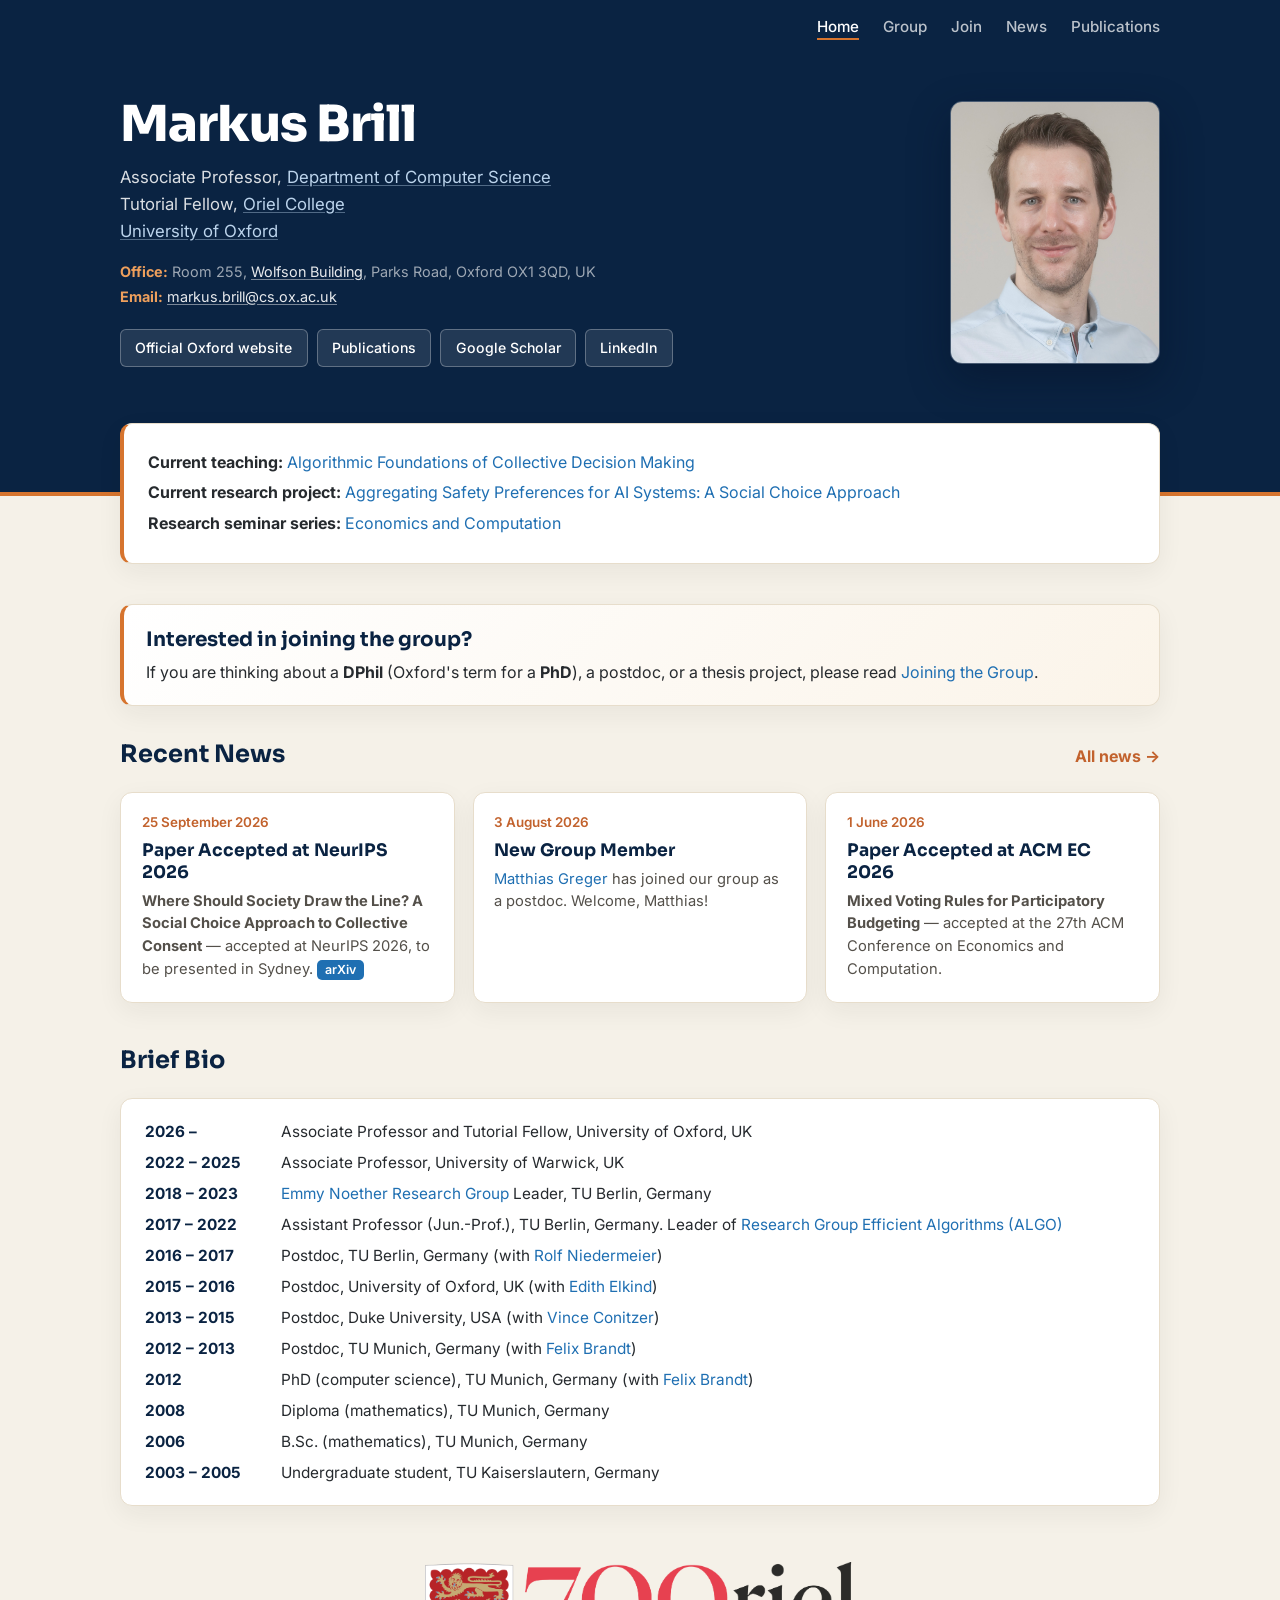
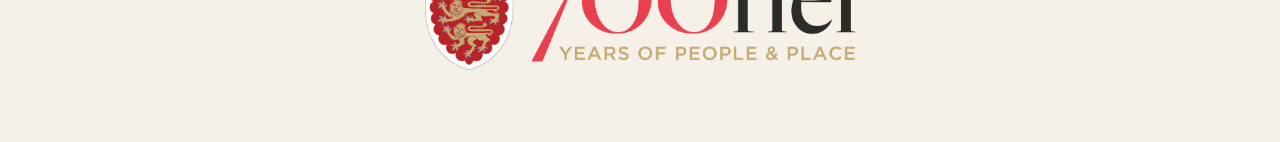
<file: docs/index.html>
<!DOCTYPE html>
<html lang="en">
<head>
<meta charset="utf-8">
<meta name="viewport" content="width=device-width, initial-scale=1">
<title>Markus Brill — University of Oxford</title>
<link rel="preconnect" href="https://fonts.googleapis.com"><link rel="preconnect" href="https://fonts.gstatic.com" crossorigin><link href="https://fonts.googleapis.com/css2?family=Sora:wght@600;700;800&family=Inter:wght@400;500;600&display=swap" rel="stylesheet">
<link rel="stylesheet" href="styles.css">
<link rel="icon" href="favicon.ico" sizes="any">
<link rel="icon" href="favicon.svg" type="image/svg+xml">
<link rel="apple-touch-icon" href="apple-touch-icon.png">
</head>
<body>
<nav class="navbar"><div class="nav-inner nav-inner--home"><div class="navlinks"><a class="active" href="index.html">Home</a><a class="" href="group.html">Group</a><a class="" href="join.html">Join</a><a class="" href="news.html">News</a><a class="" href="publications.html">Publications</a></div></div></nav>

<header class="hero-band">
  <div class="hero-inner">
    <div class="hero-text">
      <h1>Markus Brill</h1>
      <p class="aff">Associate Professor, <a href="https://www.cs.ox.ac.uk">Department of Computer Science</a><br>
      Tutorial Fellow, <a href="https://www.oriel.ox.ac.uk">Oriel College</a><br>
      <a href="https://www.ox.ac.uk">University of Oxford</a></p>
      <p class="room"><span class="lab">Office:</span> Room 255, <a href="https://www.cs.ox.ac.uk/aboutus/directions.html">Wolfson Building</a>, Parks Road, Oxford OX1 3QD, UK</p>
      <p class="email"><span class="lab">Email:</span> <a href="mailto:markus.brill@cs.ox.ac.uk">markus.brill@cs.ox.ac.uk</a></p>
      <div class="chips">
        <a href="https://www.cs.ox.ac.uk/people/markus.brill/">Official Oxford website</a>
        <a href="publications.html">Publications</a>
        <a href="http://scholar.google.de/citations?user=LeFkVsYAAAAJ&amp;hl=de">Google Scholar</a>
        <a href="https://www.linkedin.com/in/markus-brill-9b841439/">LinkedIn</a>
      </div>
    </div>
    <img class="hero-photo" src="assets/images/home/markus.jpg" alt="Markus Brill">
  </div>
</header>

<section class="current-seam"><div class="current-inner">
  <div class="card current">
    <p><strong>Current teaching:</strong> <a href="https://www.cs.ox.ac.uk/teaching/courses/AFCDM/">Algorithmic Foundations of Collective Decision Making</a></p>
    <p><strong>Current research project:</strong> <a href="https://sites.google.com/view/sc4ai/projects/aspai">Aggregating Safety Preferences for AI Systems: A Social Choice Approach</a></p>
    <p><strong>Research seminar series:</strong> <a href="https://www.cs.ox.ac.uk/seminars/Economics%20and%20Computation%20Seminar%20Series/">Economics and Computation</a></p>
  </div>
</div></section>

<main class="wrap">
  <section class="join-callout" aria-labelledby="join-home-title">
    <div>
      <h2 id="join-home-title">Interested in joining the group?</h2>
      <p>If you are thinking about a <strong>DPhil</strong> (Oxford's term for a <strong>PhD</strong>), a postdoc, or a thesis project, please read <a href="join.html">Joining the Group</a>.</p>
    </div>
  </section>
  <div class="section-heading-row">
    <h2>Recent News</h2>
    <a class="news-archive-link" href="news.html">All news <span aria-hidden="true">→</span></a>
  </div>
  <div class="news">
    <article>
      <span class="date">25 September 2026</span>
      <h3><a href="news.html#paper-accepted-at-neurips-2026">Paper Accepted at NeurIPS 2026</a></h3>
      <p><strong>Where Should Society Draw the Line? A Social Choice Approach to Collective Consent</strong> — accepted at NeurIPS 2026, to be presented in Sydney. <a class="ref" href="https://arxiv.org/abs/2609.10759">arXiv</a></p>
    </article>
    <article>
      <span class="date">3 August 2026</span>
      <h3><a href="news.html#new-group-member-matthias-greger">New Group Member</a></h3>
      <p><a href="https://matthias-greger.de">Matthias Greger</a> has joined our group as a postdoc. Welcome, Matthias!</p>
    </article>
    <article>
      <span class="date">1 June 2026</span>
      <h3><a href="news.html">Paper Accepted at ACM EC 2026</a></h3>
      <p><strong>Mixed Voting Rules for Participatory Budgeting</strong> — accepted at the 27th ACM Conference on Economics and Computation.</p>
    </article>
  </div>

  <h2>Brief Bio</h2>
  <div class="card">
    <ul class="bio">
      <li><span class="yrs">2026 –</span><span>Associate Professor and Tutorial Fellow, University of Oxford, UK</span></li>
      <li><span class="yrs">2022 – 2025</span><span>Associate Professor, University of Warwick, UK</span></li>
      <li><span class="yrs">2018 – 2023</span><span><a href="fid.html">Emmy Noether Research Group</a> Leader, TU Berlin, Germany</span></li>
      <li><span class="yrs">2017 – 2022</span><span>Assistant Professor (Jun.-Prof.), TU Berlin, Germany. Leader of <a href="https://www.tu.berlin/en/algo">Research Group Efficient Algorithms (ALGO)</a></span></li>
      <li><span class="yrs">2016 – 2017</span><span>Postdoc, TU Berlin, Germany (with <a href="https://www.tu.berlin/akt/ueber-uns/leitung/rolf-niedermeier">Rolf Niedermeier</a>)</span></li>
      <li><span class="yrs">2015 – 2016</span><span>Postdoc, University of Oxford, UK (with <a href="https://www.cs.ox.ac.uk/people/edith.elkind/">Edith Elkind</a>)</span></li>
      <li><span class="yrs">2013 – 2015</span><span>Postdoc, Duke University, USA (with <a href="http://www.cs.duke.edu/~conitzer/">Vince Conitzer</a>)</span></li>
      <li><span class="yrs">2012 – 2013</span><span>Postdoc, TU Munich, Germany (with <a href="http://dss.in.tum.de/staff/brandt.html">Felix Brandt</a>)</span></li>
      <li><span class="yrs">2012</span><span>PhD (computer science), TU Munich, Germany (with <a href="http://dss.in.tum.de/staff/brandt.html">Felix Brandt</a>)</span></li>
      <li><span class="yrs">2008</span><span>Diploma (mathematics), TU Munich, Germany</span></li>
      <li><span class="yrs">2006</span><span>B.Sc. (mathematics), TU Munich, Germany</span></li>
      <li><span class="yrs">2003 – 2005</span><span>Undergraduate student, TU Kaiserslautern, Germany</span></li>
    </ul>
  </div>
  <div class="home-anniversary-logo">
    <a href="https://www.oriel.ox.ac.uk/700-years-of-oriel/" aria-label="Visit Oriel College's 700 Years of Oriel website">
      <img src="assets/images/home/oriel-700-years.png" alt="700 Years of Oriel: Years of People and Place">
    </a>
  </div>
</main>
</body>
</html>
</file>
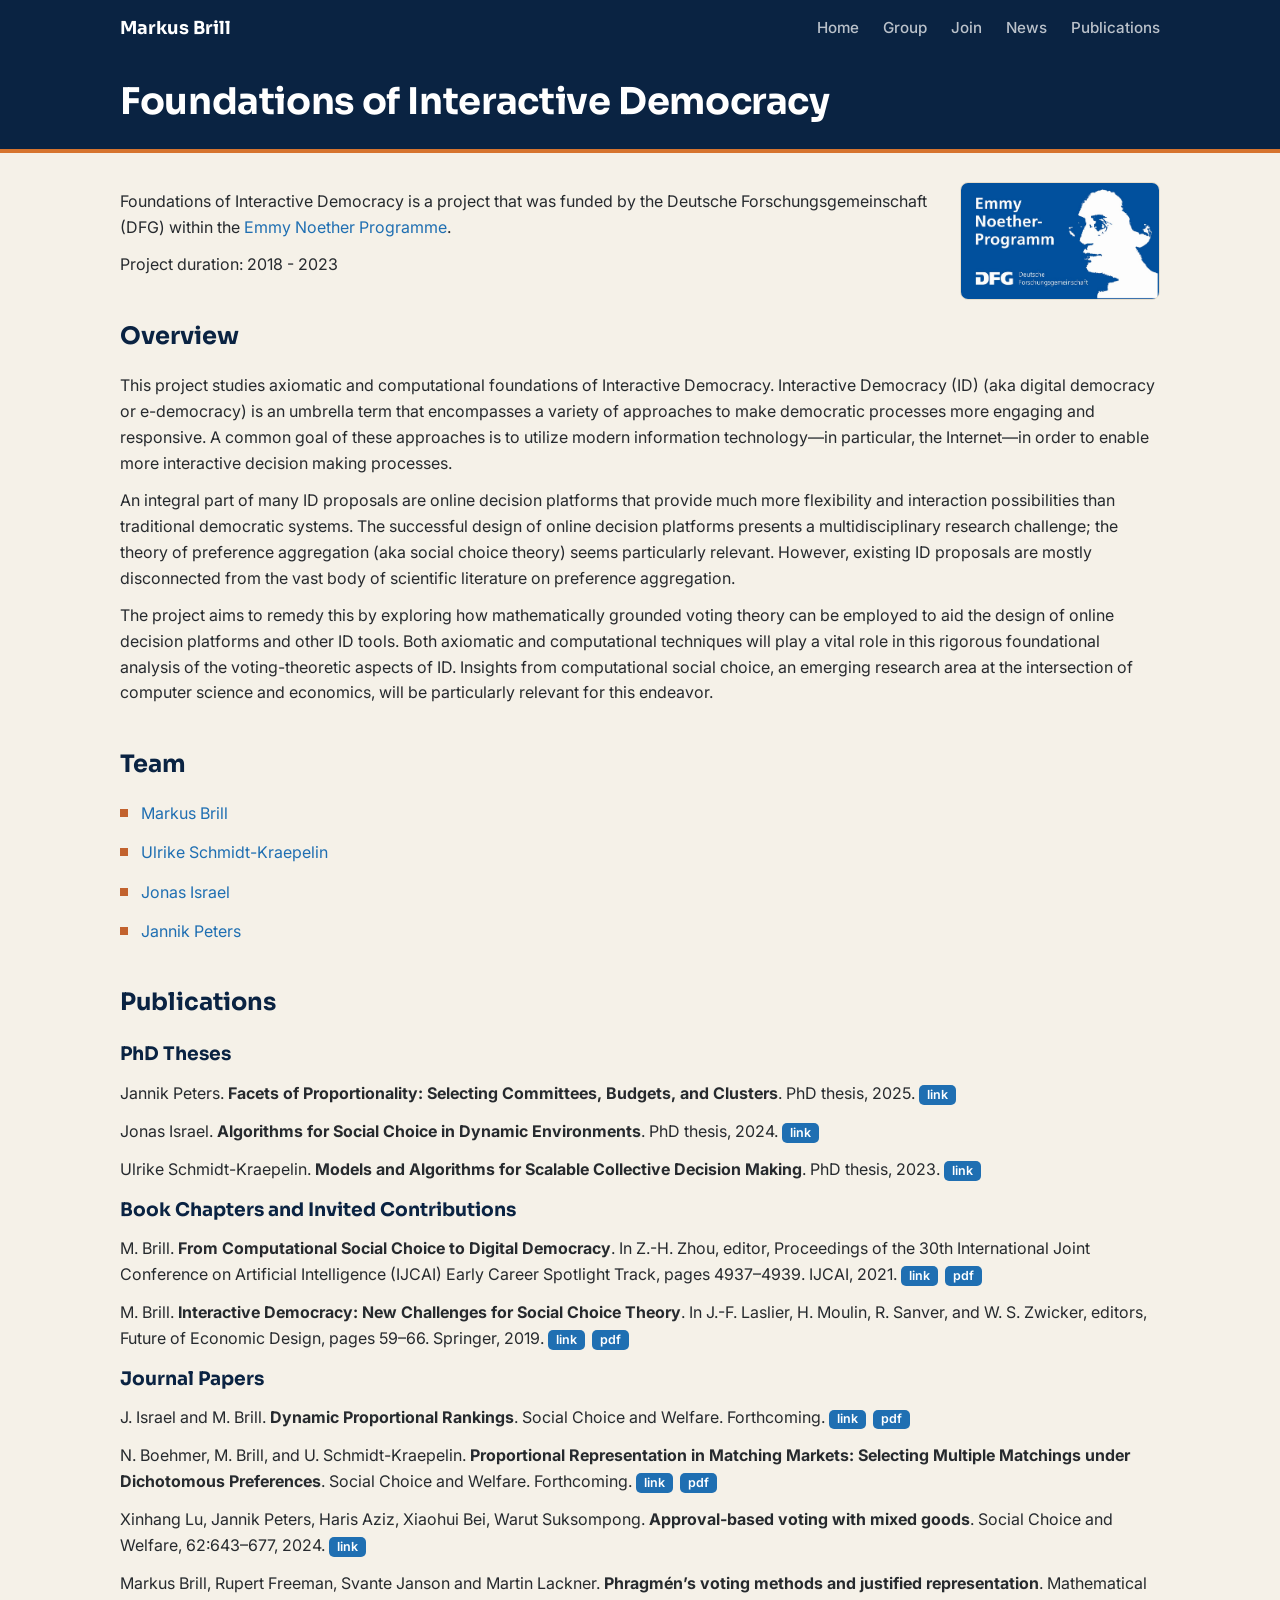
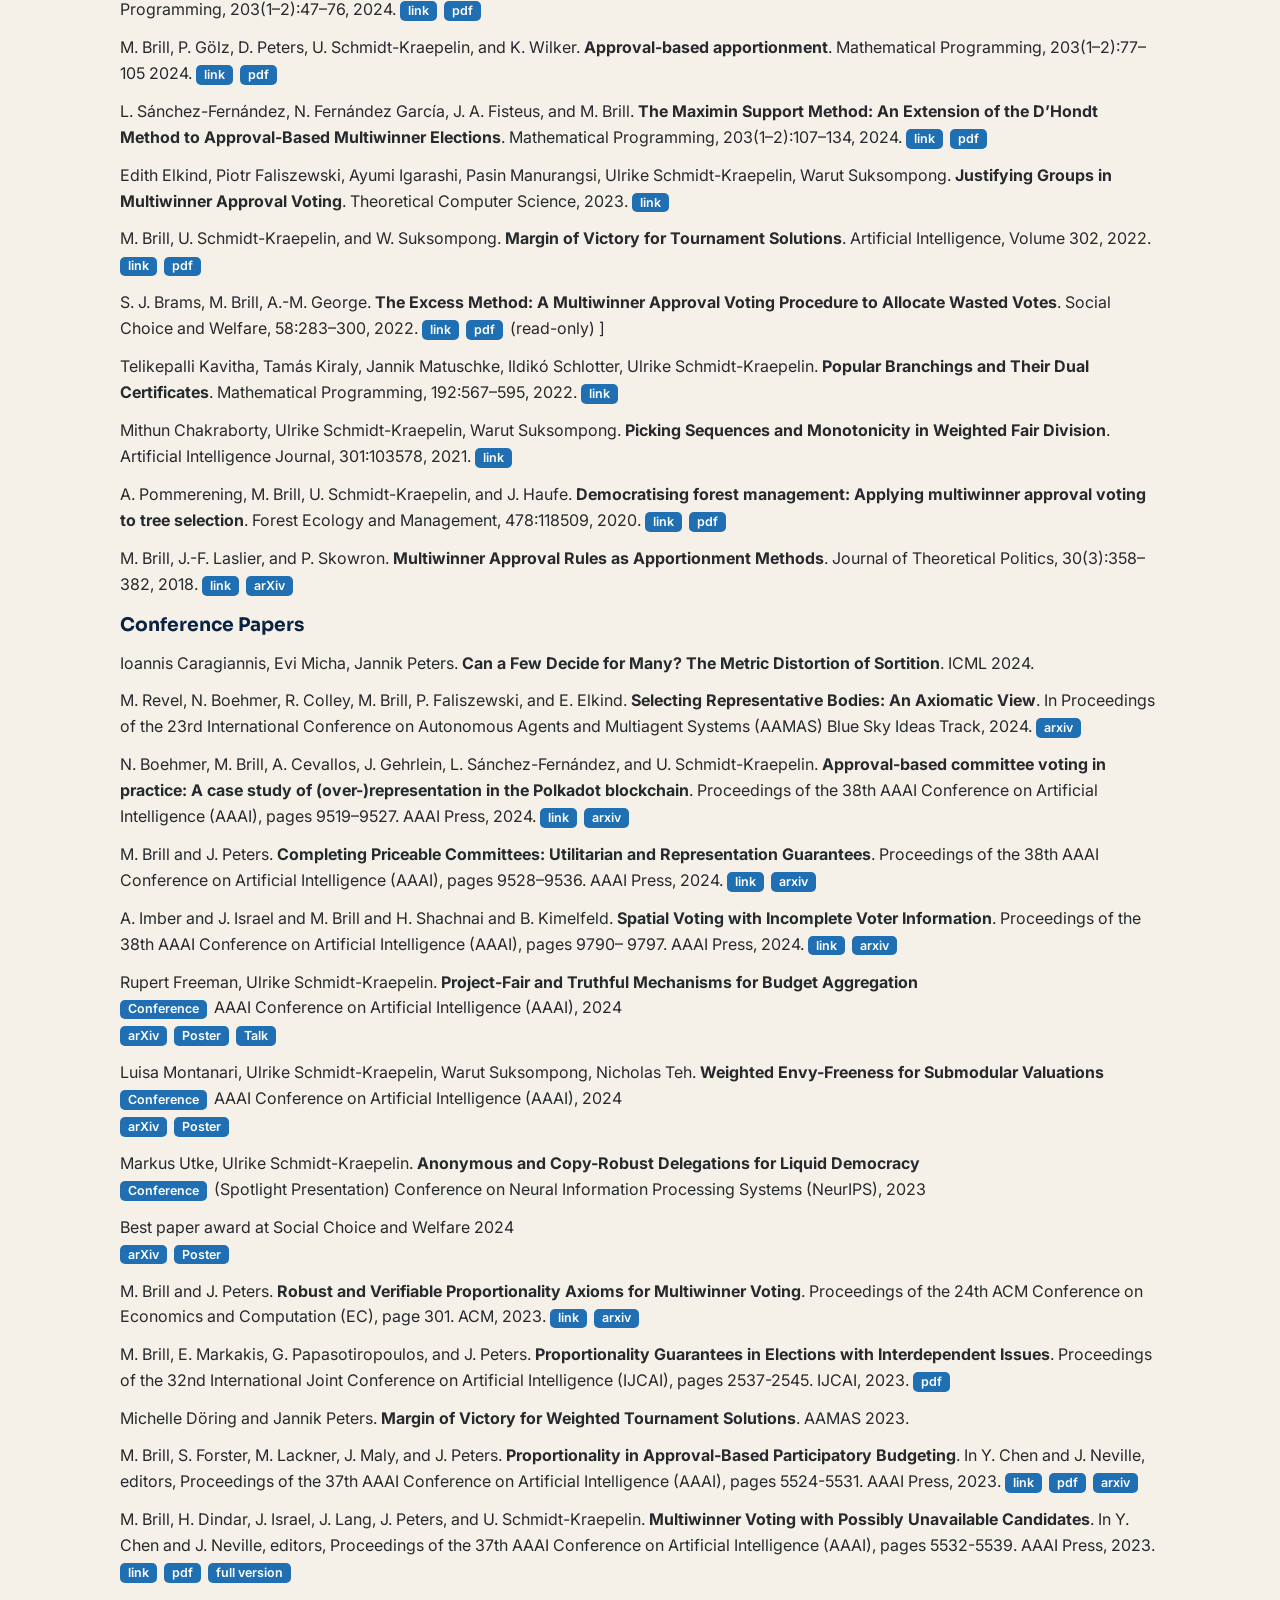
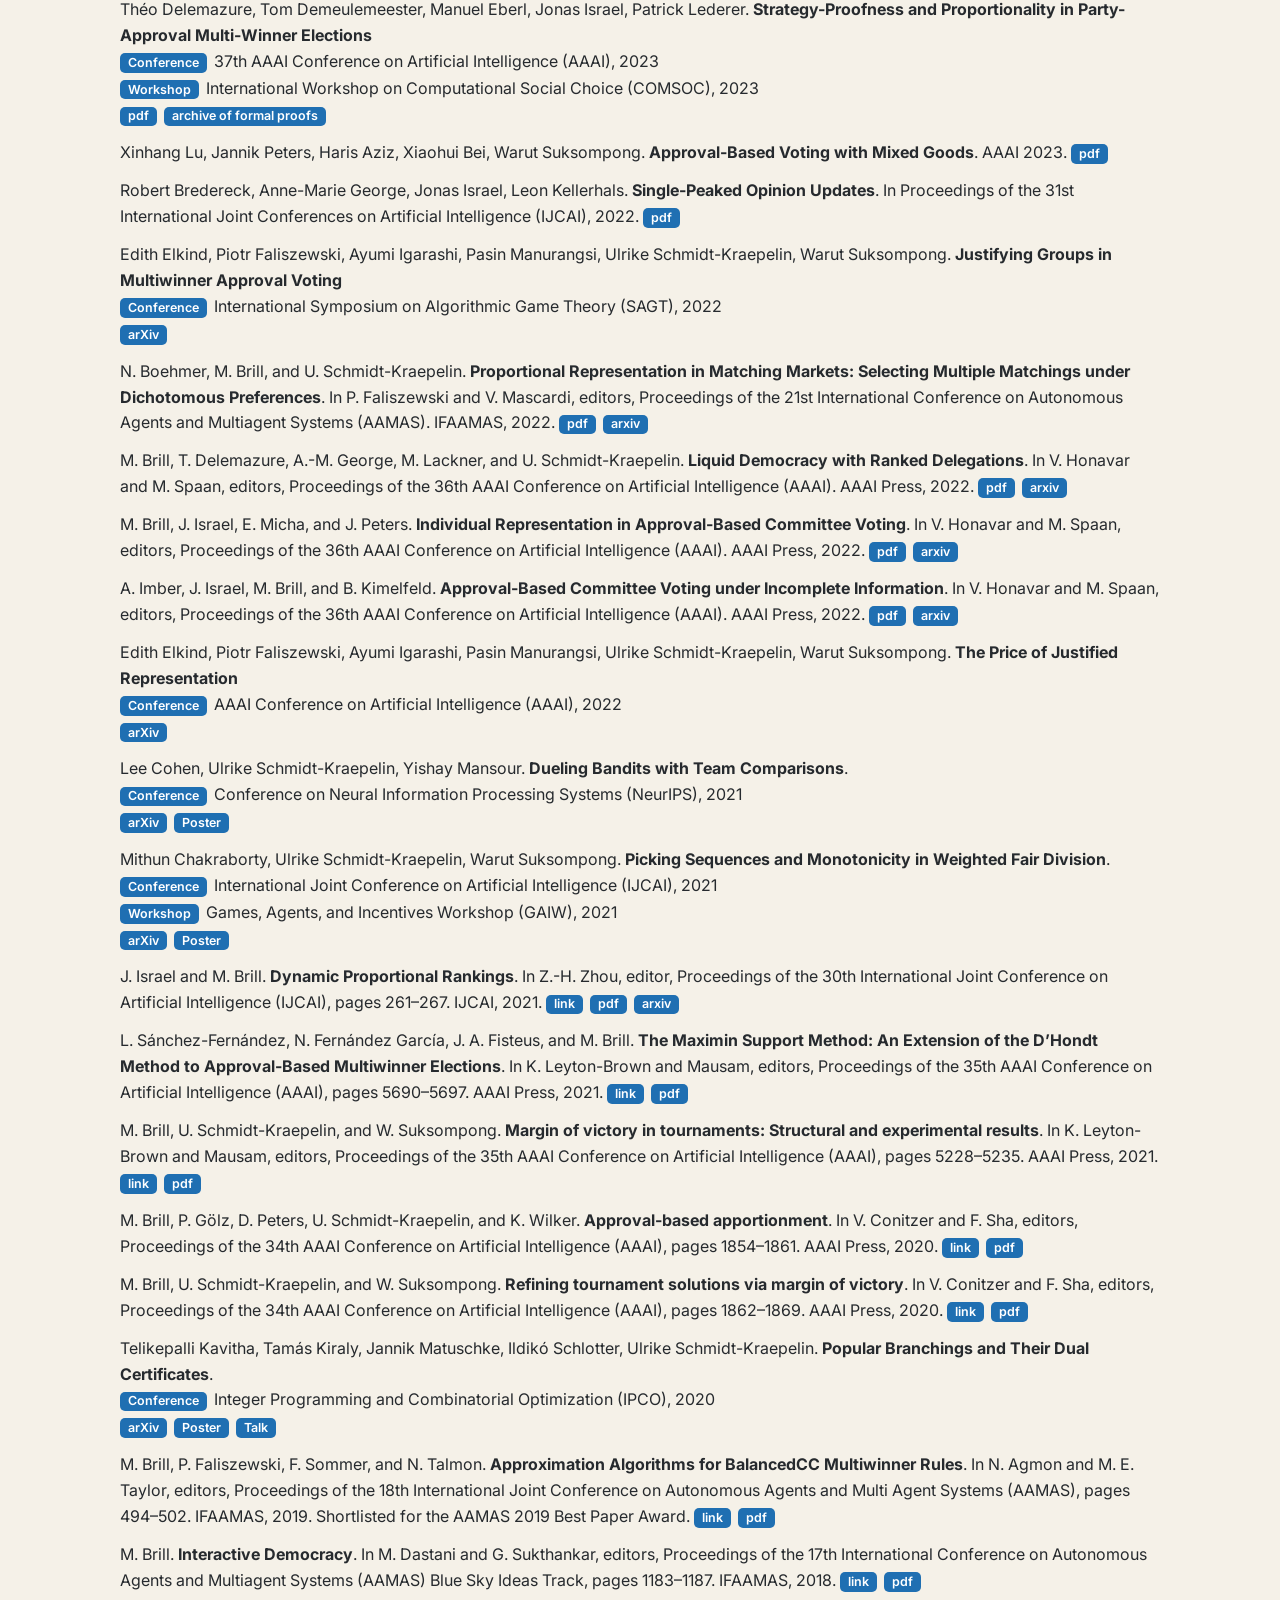
<file: docs/fid.html>
<!DOCTYPE html>
<html lang="en">
<head>
<meta charset="utf-8">
<meta name="viewport" content="width=device-width, initial-scale=1">
<title>Foundations of Interactive Democracy — Markus Brill</title>
<link rel="preconnect" href="https://fonts.googleapis.com"><link rel="preconnect" href="https://fonts.gstatic.com" crossorigin><link href="https://fonts.googleapis.com/css2?family=Sora:wght@600;700;800&family=Inter:wght@400;500;600&display=swap" rel="stylesheet">
<link rel="stylesheet" href="styles.css">
<link rel="icon" href="favicon.ico" sizes="any">
<link rel="icon" href="favicon.svg" type="image/svg+xml">
<link rel="apple-touch-icon" href="apple-touch-icon.png">
</head>
<body>
<nav class="navbar"><div class="nav-inner"><a class="brand" href="index.html">Markus Brill</a><div class="navlinks"><a href="index.html">Home</a><a href="group.html">Group</a><a href="join.html">Join</a><a href="news.html">News</a><a href="publications.html">Publications</a></div></div></nav>
<header class="page-head"><div class="page-head-inner"><h1>Foundations of Interactive Democracy</h1></div></header>
<main class="wrap">
<img class="page-thumb" src="assets/images/legacy/fid-01-01-129f02f27a.jpg" alt="">
<p>Foundations of Interactive Democracy is a project that was funded by the Deutsche Forschungsgemeinschaft (DFG) within the <a href="https://www.dfg.de/en/research-funding/funding-opportunities/programmes/individual/emmy-noether">Emmy Noether Programme</a>.</p><p>Project duration: 2018 - 2023</p><h2 id="overview">Overview</h2><p>This project studies axiomatic and computational foundations of Interactive Democracy. Interactive Democracy (ID) (aka digital democracy or e-democracy) is an umbrella term that encompasses a variety of approaches to make democratic processes more engaging and responsive. A common goal of these approaches is to utilize modern information technology—in particular, the Internet—in order to enable more interactive decision making processes.</p><p>An integral part of many ID proposals are online decision platforms that provide much more flexibility and interaction possibilities than traditional democratic systems. The successful design of online decision platforms presents a multidisciplinary research challenge; the theory of preference aggregation (aka social choice theory) seems particularly relevant. However, existing ID proposals are mostly disconnected from the vast body of scientific literature on preference aggregation.</p><p>The project aims to remedy this by exploring how mathematically grounded voting theory can be employed to aid the design of online decision platforms and other ID tools. Both axiomatic and computational techniques will play a vital role in this rigorous foundational analysis of the voting-theoretic aspects of ID. Insights from computational social choice, an emerging research area at the intersection of computer science and economics, will be particularly relevant for this endeavor.</p><h2 id="team">Team</h2><ul><li><a href="index.html">Markus Brill</a></li><li><a href="https://sites.google.com/view/schmidt-kraepelin">Ulrike Schmidt-Kraepelin</a></li><li><a href="https://sites.google.com/view/jonasisrael/">Jonas Israel</a></li><li><a href="https://sites.google.com/view/jannikpeters">Jannik Peters</a></li></ul><h2 id="publications">Publications</h2><h3 id="phd-theses">PhD Theses</h3><p>Jannik Peters. <strong>Facets of Proportionality: Selecting Committees, Budgets, and Clusters</strong>. PhD thesis, 2025. <a class="ref" href="https://doi.org/10.14279/depositonce-23017">link</a></p><p>Jonas Israel. <strong>Algorithms for Social Choice in Dynamic Environments</strong>. PhD thesis, 2024. <a class="ref" href="https://doi.org/10.14279/depositonce-21932">link</a></p><p>Ulrike Schmidt-Kraepelin. <strong>Models and Algorithms for Scalable Collective Decision Making</strong>. PhD thesis, 2023. <a class="ref" href="https://doi.org/10.14279/depositonce-17956">link</a></p><h3 id="book-chapters-and-invited-contributions">Book Chapters and Invited Contributions</h3><p>M. Brill. <strong>From Computational Social Choice to Digital Democracy</strong>. In Z.-H. Zhou, editor, Proceedings of the 30th International Joint Conference on Artificial Intelligence (IJCAI) Early Career Spotlight Track, pages 4937–4939. IJCAI, 2021. <a class="ref" href="https://www.ijcai.org/proceedings/2021/698">link</a> <a class="ref" href="https://www.ijcai.org/proceedings/2021/0698.pdf">pdf</a></p><p>M. Brill. <strong>Interactive Democracy: New Challenges for Social Choice Theory</strong>. In J.-F. Laslier, H. Moulin, R. Sanver, and W. S. Zwicker, editors, Future of Economic Design, pages 59–66. Springer, 2019. <a class="ref" href="https://link.springer.com/chapter/10.1007/978-3-030-18050-8_10">link</a> <a class="ref" href="https://www.dropbox.com/s/cr71lg9z73ph0wv/2019%20FED%20chapter.pdf?dl=0">pdf</a></p><h3 id="journal-papers">Journal Papers</h3><p>J. Israel and M. Brill. <strong>Dynamic Proportional Rankings</strong>. Social Choice and Welfare. Forthcoming. <a class="ref" href="https://link.springer.com/article/10.1007/s00355-023-01498-8">link</a> <a class="ref" href="https://link.springer.com/content/pdf/10.1007/s00355-023-01498-8.pdf">pdf</a></p><p>N. Boehmer, M. Brill, and U. Schmidt-Kraepelin. <strong>Proportional Representation in Matching Markets: Selecting Multiple Matchings under Dichotomous Preferences</strong>. Social Choice and Welfare. Forthcoming. <a class="ref" href="https://link.springer.com/article/10.1007/s00355-023-01453-7">link</a> <a class="ref" href="https://link.springer.com/content/pdf/10.1007/s00355-023-01453-7.pdf">pdf</a></p><p>Xinhang Lu, Jannik Peters, Haris Aziz, Xiaohui Bei, Warut Suksompong. <strong>Approval-based voting with mixed goods</strong>. Social Choice and Welfare, 62:643–677, 2024. <a class="ref" href="https://link.springer.com/article/10.1007/s00355-024-01511-8">link</a></p><p>Markus Brill, Rupert Freeman, Svante Janson and Martin Lackner. <strong>Phragmén’s voting methods and justified representation</strong>. Mathematical Programming, 203(1–2):47–76, 2024. <a class="ref" href="https://link.springer.com/article/10.1007/s10107-023-01926-8">link</a> <a class="ref" href="https://link.springer.com/content/pdf/10.1007/s10107-023-01926-8.pdf">pdf</a></p><p>M. Brill, P. Gölz, D. Peters, U. Schmidt-Kraepelin, and K. Wilker. <strong>Approval-based apportionment</strong>. Mathematical Programming, 203(1–2):77–105 2024. <a class="ref" href="https://link.springer.com/article/10.1007/s10107-022-01852-1">link</a> <a class="ref" href="https://link.springer.com/content/pdf/10.1007/s10107-022-01852-1.pdf">pdf</a></p><p>L. Sánchez-Fernández, N. Fernández García, J. A. Fisteus, and M. Brill. <strong>The Maximin Support Method: An Extension of the D’Hondt Method to Approval-Based Multiwinner Elections</strong>. Mathematical Programming, 203(1–2):107–134, 2024. <a class="ref" href="https://link.springer.com/article/10.1007/s10107-022-01805-8">link</a> <a class="ref" href="https://link.springer.com/content/pdf/10.1007/s10107-022-01805-8.pdf">pdf</a></p><p>Edith Elkind, Piotr Faliszewski, Ayumi Igarashi, Pasin Manurangsi, Ulrike Schmidt-Kraepelin, Warut Suksompong. <strong>Justifying Groups in Multiwinner Approval Voting</strong>. Theoretical Computer Science, 2023. <a class="ref" href="https://www.sciencedirect.com/science/article/pii/S0304397523003523?via%3Dihub">link</a></p><p>M. Brill, U. Schmidt-Kraepelin, and W. Suksompong. <strong>Margin of Victory for Tournament Solutions</strong>. Artificial Intelligence, Volume 302, 2022. <a class="ref" href="https://doi.org/10.1016/J.ARTINT.2021.103600">link</a> <a class="ref" href="https://tubcloud.tu-berlin.de/s/yjEC33tzKcBwZTF">pdf</a></p><p>S. J. Brams, M. Brill, A.-M. George. <strong>The Excess Method: A Multiwinner Approval Voting Procedure to Allocate Wasted Votes</strong>. Social Choice and Welfare, 58:283–300, 2022. <a class="ref" href="https://link.springer.com/article/10.1007%2Fs00355-021-01358-3">link</a> <a class="ref" href="https://link.springer.com/epdf/10.1007/s00355-021-01358-3?sharing_token=ufIQ68uXUsi9mFbQTTYPM_e4RwlQNchNByi7wbcMAY5_kYJ1NNdJ9xa7pcnNou4_H8DEpSOmdP9EuYuBIw5E1pNyXNFGwy63cK2SJ1KuVdXbkDmMh1WMiAHcA4GPNmliDBvI3QakT0fVjbrxNDZGwoVvShHnLbAjXuJK1bSn5as%3D">pdf</a> (read-only) ]</p><p>Telikepalli Kavitha, Tamás Kiraly, Jannik Matuschke, Ildikó Schlotter, Ulrike Schmidt-Kraepelin. <strong>Popular Branchings and Their Dual Certificates</strong>. Mathematical Programming, 192:567–595, 2022. <a class="ref" href="https://link.springer.com/article/10.1007/s10107-021-01659-6">link</a></p><p>Mithun Chakraborty, Ulrike Schmidt-Kraepelin, Warut Suksompong. <strong>Picking Sequences and Monotonicity in Weighted Fair Division</strong>. Artificial Intelligence Journal, 301:103578, 2021. <a class="ref" href="https://www.sciencedirect.com/science/article/abs/pii/S0004370221001296">link</a></p><p>A. Pommerening, M. Brill, U. Schmidt-Kraepelin, and J. Haufe. <strong>Democratising forest management: Applying multiwinner approval voting to tree selection</strong>. Forest Ecology and Management, 478:118509, 2020. <a class="ref" href="https://www.sciencedirect.com/science/article/pii/S0378112720312780">link</a> <a class="ref" href="https://www.sciencedirect.com/science/article/pii/S0378112720312780/pdfft?md5=fec2584705d6ecbe3a2b61349f238662&amp;pid=1-s2.0-S0378112720312780-main.pdf">pdf</a></p><p>M. Brill, J.-F. Laslier, and P. Skowron. <strong>Multiwinner Approval Rules as Apportionment Methods</strong>. Journal of Theoretical Politics, 30(3):358–382, 2018. <a class="ref" href="https://journals.sagepub.com/doi/10.1177/0951629818775518">link</a> <a class="ref" href="https://arxiv.org/abs/1611.08691">arXiv</a></p><h3 id="conference-papers">Conference Papers</h3><p>Ioannis Caragiannis, Evi Micha, Jannik Peters. <strong>Can a Few Decide for Many? The Metric Distortion of Sortition</strong>. ICML 2024.</p><p>M. Revel, N. Boehmer, R. Colley, M. Brill, P. Faliszewski, and E. Elkind. <strong>Selecting Representative Bodies: An Axiomatic View</strong>. In Proceedings of the 23rd International Conference on Autonomous Agents and Multiagent Systems (AAMAS) Blue Sky Ideas Track, 2024. <a class="ref" href="https://browse.arxiv.org/abs/2304.02774">arxiv</a></p><p>N. Boehmer, M. Brill, A. Cevallos, J. Gehrlein, L. Sánchez-Fernández, and U. Schmidt-Kraepelin. <strong>Approval-based committee voting in practice: A case study of (over-)representation in the Polkadot blockchain</strong>. Proceedings of the 38th AAAI Conference on Artificial Intelligence (AAAI), pages 9519–9527. AAAI Press, 2024. <a class="ref" href="https://ojs.aaai.org/index.php/AAAI/article/view/28807">link</a> <a class="ref" href="https://arxiv.org/abs/2312.11408">arxiv</a></p><p>M. Brill and J. Peters. <strong>Completing Priceable Committees: Utilitarian and Representation Guarantees</strong>. Proceedings of the 38th AAAI Conference on Artificial Intelligence (AAAI), pages 9528–9536. AAAI Press, 2024. <a class="ref" href="https://ojs.aaai.org/index.php/AAAI/article/view/28808">link</a> <a class="ref" href="https://arxiv.org/abs/2312.08187">arxiv</a></p><p>A. Imber and J. Israel and M. Brill and H. Shachnai and B. Kimelfeld. <strong>Spatial Voting with Incomplete Voter Information</strong>. Proceedings of the 38th AAAI Conference on Artificial Intelligence (AAAI), pages 9790– 9797. AAAI Press, 2024. <a class="ref" href="https://ojs.aaai.org/index.php/AAAI/article/view/28838">link</a> <a class="ref" href="https://arxiv.org/abs/2302.08929">arxiv</a></p><p>Rupert Freeman, Ulrike Schmidt-Kraepelin. <strong>Project-Fair and Truthful Mechanisms for Budget Aggregation</strong><br><a class="ref" href="https://ojs.aaai.org/index.php/AAAI/article/view/28828">Conference</a> AAAI Conference on Artificial Intelligence (AAAI), 2024<br><a class="ref" href="http://arxiv.org/abs/2309.02613">arXiv</a> <a class="ref" href="https://drive.google.com/file/d/1-I_3nhVEP1UO6zX-Kms1ean2EgyH4drz/view?usp=sharing">Poster</a> <a class="ref" href="https://www.youtube.com/watch?v=wnmZUV1v-K4&amp;feature=youtu.be">Talk</a></p><p>Luisa Montanari, Ulrike Schmidt-Kraepelin, Warut Suksompong, Nicholas Teh. <strong>Weighted Envy-Freeness for Submodular Valuations</strong><br><a class="ref" href="https://ojs.aaai.org/index.php/AAAI/article/view/28847">Conference</a> AAAI Conference on Artificial Intelligence (AAAI), 2024<br><a class="ref" href="https://arxiv.org/abs/2209.06437">arXiv</a> <a class="ref" href="https://drive.google.com/file/d/10IMXBM4f4SPNGBQS9lI8R5puHcqml_25/view">Poster</a></p><p>Markus Utke, Ulrike Schmidt-Kraepelin. <strong>Anonymous and Copy-Robust Delegations for Liquid Democracy</strong><br><a class="ref" href="https://openreview.net/forum?id=bbL20Oupi4">Conference</a> (Spotlight Presentation) Conference on Neural Information Processing Systems (NeurIPS), 2023</p><p>Best paper award at Social Choice and Welfare 2024<br><a class="ref" href="https://arxiv.org/abs/2307.01174">arXiv</a> <a class="ref" href="https://drive.google.com/file/d/1OzBqjAYffaVjXLHFrfFtJ7LIFnX3qbjr/view?usp=sharing">Poster</a></p><p>M. Brill and J. Peters. <strong>Robust and Verifiable Proportionality Axioms for Multiwinner Voting</strong>. Proceedings of the 24th ACM Conference on Economics and Computation (EC), page 301. ACM, 2023. <a class="ref" href="https://dl.acm.org/doi/10.1145/3580507.3597785">link</a> <a class="ref" href="https://arxiv.org/abs/2302.01989">arxiv</a></p><p>M. Brill, E. Markakis, G. Papasotiropoulos, and J. Peters. <strong>Proportionality Guarantees in Elections with Interdependent Issues</strong>. Proceedings of the 32nd International Joint Conference on Artificial Intelligence (IJCAI), pages 2537-2545. IJCAI, 2023. <a class="ref" href="https://www.ijcai.org/proceedings/2023/0282.pdf">pdf</a></p><p>Michelle Döring and Jannik Peters. <strong>Margin of Victory for Weighted Tournament Solutions</strong>. AAMAS 2023.</p><p>M. Brill, S. Forster, M. Lackner, J. Maly, and J. Peters. <strong>Proportionality in Approval-Based Participatory Budgeting</strong>. In Y. Chen and J. Neville, editors, Proceedings of the 37th AAAI Conference on Artificial Intelligence (AAAI), pages 5524-5531. AAAI Press, 2023. <a class="ref" href="https://ojs.aaai.org/index.php/AAAI/article/view/25686">link</a> <a class="ref" href="https://ojs.aaai.org/index.php/AAAI/article/view/25686/25458">pdf</a> <a class="ref" href="https://arxiv.org/abs/2302.03672">arxiv</a></p><p>M. Brill, H. Dindar, J. Israel, J. Lang, J. Peters, and U. Schmidt-Kraepelin. <strong>Multiwinner Voting with Possibly Unavailable Candidates</strong>. In Y. Chen and J. Neville, editors, Proceedings of the 37th AAAI Conference on Artificial Intelligence (AAAI), pages 5532-5539. AAAI Press, 2023. <a class="ref" href="https://ojs.aaai.org/index.php/AAAI/article/view/25687">link</a> <a class="ref" href="https://ojs.aaai.org/index.php/AAAI/article/view/25687/25459">pdf</a> <a class="ref" href="https://tubcloud.tu-berlin.de/s/YeTDLx9dKzZgRws">full version</a></p><p>Théo Delemazure, Tom Demeulemeester, Manuel Eberl, Jonas Israel, Patrick Lederer. <strong>Strategy-Proofness and Proportionality in Party-Approval Multi-Winner Elections</strong><br><a class="ref" href="https://ojs.aaai.org/index.php/AAAI/article/download/25694/25466">Conference</a> 37th AAAI Conference on Artificial Intelligence (AAAI), 2023<br><a class="ref" href="https://tzin.bgu.ac.il/~omerlev/comsoc/papers/paper78.pdf">Workshop</a> International Workshop on Computational Social Choice (COMSOC), 2023<br><a class="ref" href="https://pub.dss.in.tum.de/brandt-research/PAPP_work.pdf">pdf</a> <a class="ref" href="https://www.isa-afp.org/entries/PAPP_Impossibility.html">archive of formal proofs</a></p><p>Xinhang Lu, Jannik Peters, Haris Aziz, Xiaohui Bei, Warut Suksompong. <strong>Approval-Based Voting with Mixed Goods</strong>. AAAI 2023. <a class="ref" href="https://ojs.aaai.org/index.php/AAAI/article/view/25717/25489">pdf</a></p><p>Robert Bredereck, Anne-Marie George, Jonas Israel, Leon Kellerhals. <strong>Single-Peaked Opinion Updates</strong>. In Proceedings of the 31st International Joint Conferences on Artificial Intelligence (IJCAI), 2022. <a class="ref" href="https://www.ijcai.org/proceedings/2022/0020.pdf">pdf</a></p><p>Edith Elkind, Piotr Faliszewski, Ayumi Igarashi, Pasin Manurangsi, Ulrike Schmidt-Kraepelin, Warut Suksompong. <strong>Justifying Groups in Multiwinner Approval Voting</strong><br><a class="ref" href="https://link.springer.com/chapter/10.1007/978-3-031-15714-1_27">Conference</a> International Symposium on Algorithmic Game Theory (SAGT), 2022<br><a class="ref" href="https://arxiv.org/abs/2108.12949">arXiv</a></p><p>N. Boehmer, M. Brill, and U. Schmidt-Kraepelin. <strong>Proportional Representation in Matching Markets: Selecting Multiple Matchings under Dichotomous Preferences</strong>. In P. Faliszewski and V. Mascardi, editors, Proceedings of the 21st International Conference on Autonomous Agents and Multiagent Systems (AAMAS). IFAAMAS, 2022. <a class="ref" href="https://ifaamas.org/Proceedings/aamas2022/pdfs/p136.pdf">pdf</a> <a class="ref" href="https://arxiv.org/abs/2102.07441">arxiv</a></p><p>M. Brill, T. Delemazure, A.-M. George, M. Lackner, and U. Schmidt-Kraepelin. <strong>Liquid Democracy with Ranked Delegations</strong>. In V. Honavar and M. Spaan, editors, Proceedings of the 36th AAAI Conference on Artificial Intelligence (AAAI). AAAI Press, 2022. <a class="ref" href="https://ojs.aaai.org/index.php/AAAI/article/view/20417/20176">pdf</a> <a class="ref" href="https://arxiv.org/abs/2112.07509">arxiv</a></p><p>M. Brill, J. Israel, E. Micha, and J. Peters. <strong>Individual Representation in Approval-Based Committee Voting</strong>. In V. Honavar and M. Spaan, editors, Proceedings of the 36th AAAI Conference on Artificial Intelligence (AAAI). AAAI Press, 2022. <a class="ref" href="https://ojs.aaai.org/index.php/AAAI/article/view/20418/20177">pdf</a> <a class="ref" href="https://arxiv.org/abs/2112.05193">arxiv</a></p><p>A. Imber, J. Israel, M. Brill, and B. Kimelfeld. <strong>Approval-Based Committee Voting under Incomplete Information</strong>. In V. Honavar and M. Spaan, editors, Proceedings of the 36th AAAI Conference on Artificial Intelligence (AAAI). AAAI Press, 2022. <a class="ref" href="https://ojs.aaai.org/index.php/AAAI/article/view/20440/20199">pdf</a> <a class="ref" href="https://arxiv.org/abs/2103.14847">arxiv</a></p><p>Edith Elkind, Piotr Faliszewski, Ayumi Igarashi, Pasin Manurangsi, Ulrike Schmidt-Kraepelin, Warut Suksompong. <strong>The Price of Justified Representation</strong><br><a class="ref" href="https://www.aaai.org/AAAI22Papers/AAAI-7157.ElkindE.pdf">Conference</a> AAAI Conference on Artificial Intelligence (AAAI), 2022<br><a class="ref" href="https://arxiv.org/abs/2112.05994">arXiv</a></p><p>Lee Cohen, Ulrike Schmidt-Kraepelin, Yishay Mansour. <strong>Dueling Bandits with Team Comparisons</strong>.<br><a class="ref" href="https://proceedings.neurips.cc/paper/2021/file/ac73001b1d44f4925449ce09d9f5d5ca-Paper.pdf">Conference</a> Conference on Neural Information Processing Systems (NeurIPS), 2021<br><a class="ref" href="https://arxiv.org/abs/2107.02738">arXiv</a> <a class="ref" href="https://drive.google.com/file/d/1Yvvdi8DzlChVbFQQYsBr1qAF58wIdms8/view?usp=sharing">Poster</a></p><p>Mithun Chakraborty, Ulrike Schmidt-Kraepelin, Warut Suksompong. <strong>Picking Sequences and Monotonicity in Weighted Fair Division</strong>.<br><a class="ref" href="https://www.ijcai.org/proceedings/2021/0012.pdf">Conference</a> International Joint Conference on Artificial Intelligence (IJCAI), 2021<br><a class="ref" href="https://preflib.github.io/gaiw2021/papers/GAIW_2021_paper_6.pdf">Workshop</a> Games, Agents, and Incentives Workshop (GAIW), 2021<br><a class="ref" href="https://arxiv.org/abs/2104.14347">arXiv</a> <a class="ref" href="https://drive.google.com/file/d/1-srumLSpurTGvuO9nuIaB3hYkZ0N3LbE/view?usp=sharing">Poster</a></p><p>J. Israel and M. Brill. <strong>Dynamic Proportional Rankings</strong>. In Z.-H. Zhou, editor, Proceedings of the 30th International Joint Conference on Artificial Intelligence (IJCAI), pages 261–267. IJCAI, 2021. <a class="ref" href="https://www.ijcai.org/proceedings/2021/37">link</a> <a class="ref" href="https://www.ijcai.org/proceedings/2021/0037.pdf">pdf</a> <a class="ref" href="https://arxiv.org/abs/2105.08043">arxiv</a></p><p>L. Sánchez-Fernández, N. Fernández García, J. A. Fisteus, and M. Brill. <strong>The Maximin Support Method: An Extension of the D’Hondt Method to Approval-Based Multiwinner Elections</strong>. In K. Leyton-Brown and Mausam, editors, Proceedings of the 35th AAAI Conference on Artificial Intelligence (AAAI), pages 5690–5697. AAAI Press, 2021. <a class="ref" href="https://ojs.aaai.org/index.php/AAAI/article/view/16714">link</a> <a class="ref" href="https://ojs.aaai.org/index.php/AAAI/article/view/16714/16521">pdf</a></p><p>M. Brill, U. Schmidt-Kraepelin, and W. Suksompong. <strong>Margin of victory in tournaments: Structural and experimental results</strong>. In K. Leyton-Brown and Mausam, editors, Proceedings of the 35th AAAI Conference on Artificial Intelligence (AAAI), pages 5228–5235. AAAI Press, 2021. <a class="ref" href="https://ojs.aaai.org/index.php/AAAI/article/view/16660">link</a> <a class="ref" href="https://ojs.aaai.org/index.php/AAAI/article/view/16660/16467">pdf</a></p><p>M. Brill, P. Gölz, D. Peters, U. Schmidt-Kraepelin, and K. Wilker. <strong>Approval-based apportionment</strong>. In V. Conitzer and F. Sha, editors, Proceedings of the 34th AAAI Conference on Artificial Intelligence (AAAI), pages 1854–1861. AAAI Press, 2020. <a class="ref" href="https://ojs.aaai.org/index.php/AAAI/article/view/5553">link</a> <a class="ref" href="https://ojs.aaai.org/index.php/AAAI/article/view/5553/5409">pdf</a></p><p>M. Brill, U. Schmidt-Kraepelin, and W. Suksompong. <strong>Refining tournament solutions via margin of victory</strong>. In V. Conitzer and F. Sha, editors, Proceedings of the 34th AAAI Conference on Artificial Intelligence (AAAI), pages 1862–1869. AAAI Press, 2020. <a class="ref" href="https://ojs.aaai.org/index.php/AAAI/article/view/5554">link</a> <a class="ref" href="https://ojs.aaai.org/index.php/AAAI/article/view/5554/5410">pdf</a></p><p>Telikepalli Kavitha, Tamás Kiraly, Jannik Matuschke, Ildikó Schlotter, Ulrike Schmidt-Kraepelin. <strong>Popular Branchings and Their Dual Certificates</strong>.<br><a class="ref" href="https://link.springer.com/chapter/10.1007/978-3-030-45771-6_18">Conference</a> Integer Programming and Combinatorial Optimization (IPCO), 2020<br><a class="ref" href="https://arxiv.org/abs/1912.01854">arXiv</a> <a class="ref" href="https://drive.google.com/file/d/106N9lVOHdRChjnPRbHzpRl2PpU1iYzjz/view?usp=sharing">Poster</a> <a class="ref" href="https://www.youtube.com/watch?v=B5hV3oBJ4D8">Talk</a></p><p>M. Brill, P. Faliszewski, F. Sommer, and N. Talmon. <strong>Approximation Algorithms for BalancedCC Multiwinner Rules</strong>. In N. Agmon and M. E. Taylor, editors, Proceedings of the 18th International Joint Conference on Autonomous Agents and Multi Agent Systems (AAMAS), pages 494–502. IFAAMAS, 2019. Shortlisted for the AAMAS 2019 Best Paper Award. <a class="ref" href="https://dl.acm.org/doi/10.5555/3306127.3331732">link</a> <a class="ref" href="https://www.ifaamas.org/Proceedings/aamas2019/pdfs/p494.pdf">pdf</a></p><p>M. Brill. <strong>Interactive Democracy</strong>. In M. Dastani and G. Sukthankar, editors, Proceedings of the 17th International Conference on Autonomous Agents and Multiagent Systems (AAMAS) Blue Sky Ideas Track, pages 1183–1187. IFAAMAS, 2018. <a class="ref" href="https://dl.acm.org/doi/10.5555/3237383.3237873">link</a> <a class="ref" href="https://ifaamas.org/Proceedings/aamas2018/pdfs/p1183.pdf">pdf</a></p>
</main>
</body>
</html>
</file>
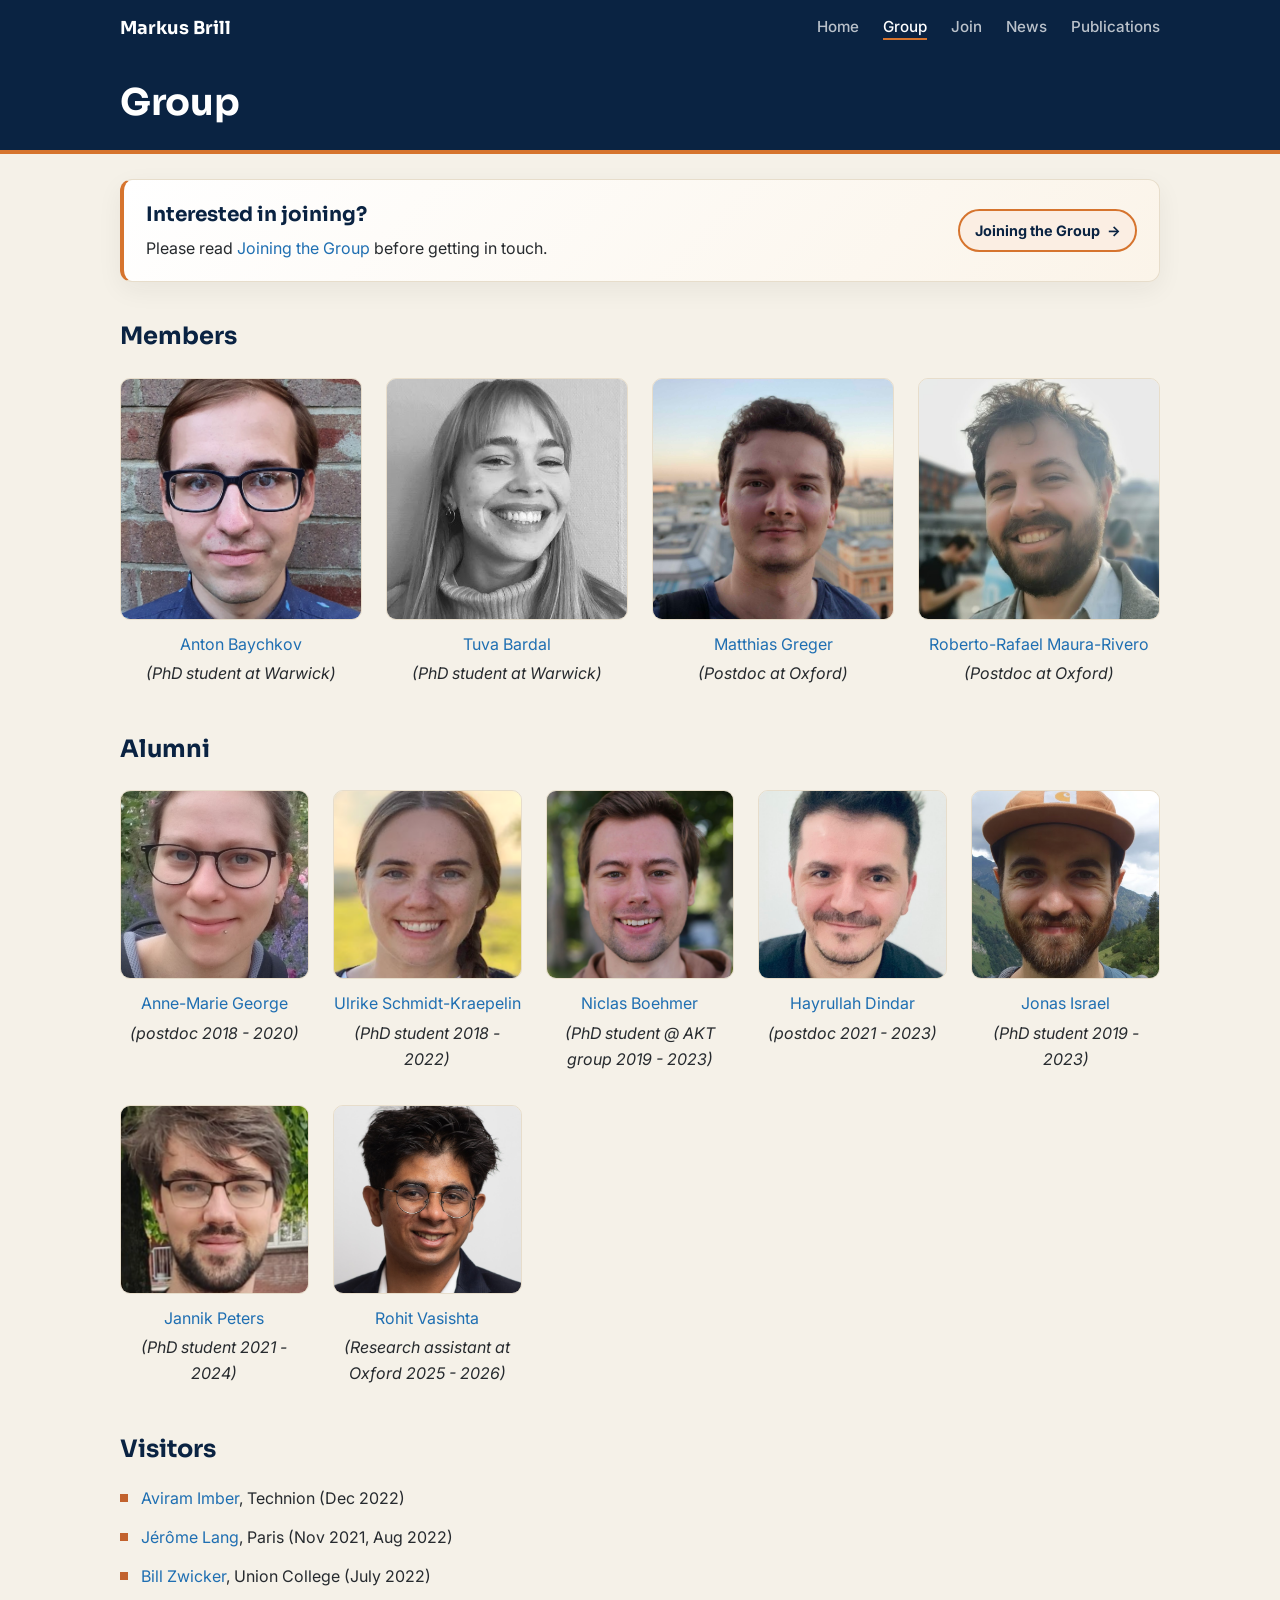
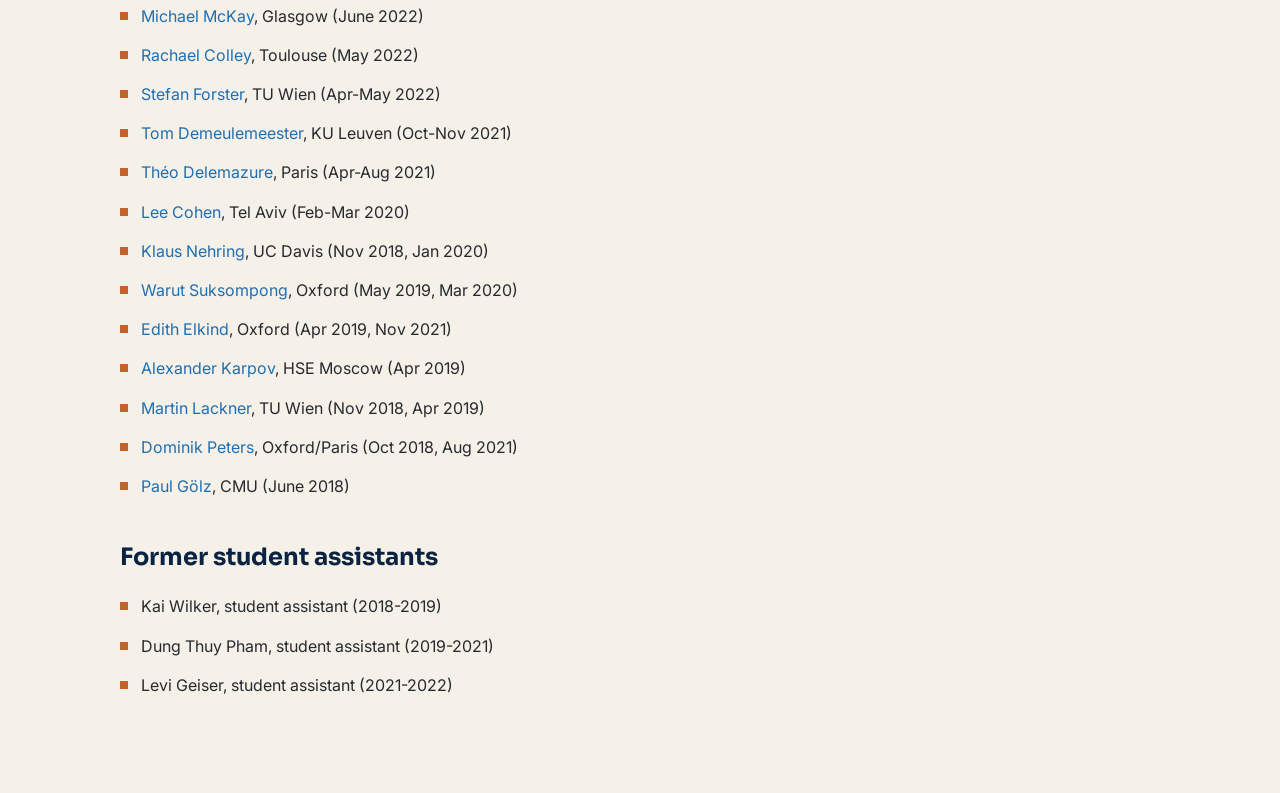
<file: docs/group.html>
<!DOCTYPE html>
<html lang="en">
<head>
<meta charset="utf-8">
<meta name="viewport" content="width=device-width, initial-scale=1">
<title>Group — Markus Brill</title>
<link rel="preconnect" href="https://fonts.googleapis.com"><link rel="preconnect" href="https://fonts.gstatic.com" crossorigin><link href="https://fonts.googleapis.com/css2?family=Sora:wght@600;700;800&family=Inter:wght@400;500;600&display=swap" rel="stylesheet">
<link rel="stylesheet" href="styles.css">
<link rel="icon" href="favicon.ico" sizes="any">
<link rel="icon" href="favicon.svg" type="image/svg+xml">
<link rel="apple-touch-icon" href="apple-touch-icon.png">
</head>
<body>
<nav class="navbar"><div class="nav-inner"><a class="brand" href="index.html">Markus Brill</a><div class="navlinks"><a class="" href="index.html">Home</a><a class="active" href="group.html">Group</a><a class="" href="join.html">Join</a><a class="" href="news.html">News</a><a class="" href="publications.html">Publications</a></div></div></nav>
<header class="page-head"><div class="page-head-inner"><h1>Group</h1></div></header>
<main class="wrap">
<section class="join-callout join-callout--compact" aria-labelledby="join-group-title"><div><h2 id="join-group-title">Interested in joining?</h2><p>Please read <a href="join.html">Joining the Group</a> before getting in touch.</p></div><a class="join-button" href="join.html">Joining the Group <span aria-hidden="true">→</span></a></section>
<h2 id="members">Members</h2><div class="people-grid"><div class="person-card"><p><img src="assets/images/group/member-anton-baychkov-phd-student-at-warwick-d3dc30abd0.jpg" alt="Anton Baychkov" /> <a href="https://warwick.ac.uk/fac/sci/dcs/people/anton_baychkov">Anton Baychkov</a></p><p><em>(PhD student at Warwick)</em></p></div><div class="person-card"><p><img src="assets/images/group/member-tuva-bardal-phd-student-at-warwick-074b95b51d.jpg" alt="Tuva Bardal" /> <a href="https://warwick.ac.uk/fac/sci/dcs/people/tbardal">Tuva Bardal</a></p><p><em>(PhD student at Warwick)</em></p></div><div class="person-card"><p><img src="assets/images/group/member-matthias-greger-postdoc-at-oxford.jpg" alt="Matthias Greger" /> <a href="https://matthias-greger.de">Matthias Greger</a></p><p><em>(Postdoc at Oxford)</em></p></div><div class="person-card"><p><img src="assets/images/group/member-roberto-rafael-maura-rivero-postdoc-at-oxford-70bdc8c8c8.jpg" alt="Roberto-Rafael Maura-Rivero" /> <a href="https://sites.google.com/view/rrmaura/home">Roberto-Rafael Maura-Rivero</a></p><p><em>(Postdoc at Oxford)</em></p></div></div><h2 id="alumni">Alumni</h2><div class="people-grid"><div class="person-card"><p><img src="assets/images/group/alumni-anne-marie-george-postdoc-2018-2020-9405dd2d92.jpg" alt="Anne-Marie George" /> <a href="https://www.mn.uio.no/ifi/english/people/aca/annemage/">Anne-Marie George</a></p><p><em>(postdoc 2018 - 2020)</em></p></div><div class="person-card"><p><img src="assets/images/group/alumni-ulrike-schmidt-kraepelin-phd-student-2018-2022-97feab950e.png" alt="Ulrike Schmidt-Kraepelin" /> <a href="https://sites.google.com/view/schmidt-kraepelin">Ulrike Schmidt-Kraepelin</a></p><p><em>(PhD student 2018 - 2022)</em></p></div><div class="person-card"><p><img src="assets/images/group/alumni-niclas-boehmer-phd-student-akt-group-2019-2023-32e74e8434.png" alt="Niclas Boehmer" /> <a href="https://www.niclas-boehmer.com/">Niclas Boehmer</a></p><p><em>(PhD student @ AKT group 2019 - 2023)</em></p></div><div class="person-card"><p><img src="assets/images/group/alumni-hayrullah-dindar-postdoc-2021-2023-25e6ac6166.png" alt="Hayrullah Dindar" /> <a href="https://sites.google.com/site/hayrullah/">Hayrullah Dindar</a></p><p><em>(postdoc 2021 - 2023)</em></p></div><div class="person-card"><p><img src="assets/images/group/alumni-jonas-israel-phd-student-2019-2023-f01805f80b.jpg" alt="Jonas Israel" /> <a href="https://sites.google.com/view/jonasisrael/">Jonas Israel</a></p><p><em>(PhD student 2019 - 2023)</em></p></div><div class="person-card"><p><img src="assets/images/group/alumni-jannik-peters-phd-student-2021-2024-fd50d53c4e.png" alt="Jannik Peters" /> <a href="https://sites.google.com/view/jannikpeters">Jannik Peters</a></p><p><em>(PhD student 2021 - 2024)</em></p></div><div class="person-card"><p><img src="assets/images/group/member-rohit-vasishta-research-assistant-at-oxford-778989e907.jpg" alt="Rohit Vasishta" /> <a href="https://www.cs.ox.ac.uk/people/rohit.vasishta/">Rohit Vasishta</a></p><p><em>(Research assistant at Oxford 2025 - 2026)</em></p></div></div><h2 id="visitors">Visitors</h2><ul><li><a href="https://dblp.org/pid/259/0800.html">Aviram Imber</a>, Technion (Dec 2022)</li><li><a href="https://www.lamsade.dauphine.fr/~lang/">Jérôme Lang</a>, Paris (Nov 2021, Aug 2022)</li><li><a href="https://scholar.google.com/citations?user=iw6IbrkAAAAJ&amp;hl=en">Bill Zwicker</a>, Union College (July 2022)</li><li><a href="https://mckay2.github.io/">Michael McKay</a>, Glasgow (June 2022)</li><li><a href="https://www.irit.fr/~Rachael.Colley/">Rachael Colley</a>, Toulouse (May 2022)</li><li><a href="https://informatics.tuwien.ac.at/people/stefan-forster">Stefan Forster</a>, TU Wien (Apr-May 2022)</li><li><a href="https://www.kuleuven.be/wieiswie/en/person/00131528">Tom Demeulemeester</a>, KU Leuven (Oct-Nov 2021)</li><li><a href="https://theo.delemazure.fr/">Théo Delemazure</a>, Paris (Apr-Aug 2021)</li><li><a href="https://il.linkedin.com/in/lee-cohen-16161353">Lee Cohen</a>, Tel Aviv (Feb-Mar 2020)</li><li><a href="http://faculty.econ.ucdavis.edu/faculty/nehring/">Klaus Nehring</a>, UC Davis (Nov 2018, Jan 2020)</li><li><a href="https://www.cs.ox.ac.uk/people/warut.suksompong/">Warut Suksompong</a>, Oxford (May 2019, Mar 2020)</li><li><a href="https://www.cs.ox.ac.uk/people/edith.elkind/">Edith Elkind</a>, Oxford (Apr 2019, Nov 2021)</li><li><a href="https://www.hse.ru/en/staff/akarpov">Alexander Karpov</a>, HSE Moscow (Apr 2019)</li><li><a href="http://martin.lackner.xyz/">Martin Lackner</a>, TU Wien (Nov 2018, Apr 2019)</li><li><a href="http://www.dominik-peters.de/">Dominik Peters</a>, Oxford/Paris (Oct 2018, Aug 2021)</li><li><a href="https://paulgoelz.de/">Paul Gölz</a>, CMU (June 2018)</li></ul><h2 id="former-student-assistants">Former student assistants</h2><ul><li>Kai Wilker, student assistant (2018-2019)</li><li>Dung Thuy Pham, student assistant (2019-2021)</li><li>Levi Geiser, student assistant (2021-2022)</li></ul>
</main>
</body>
</html>
</file>
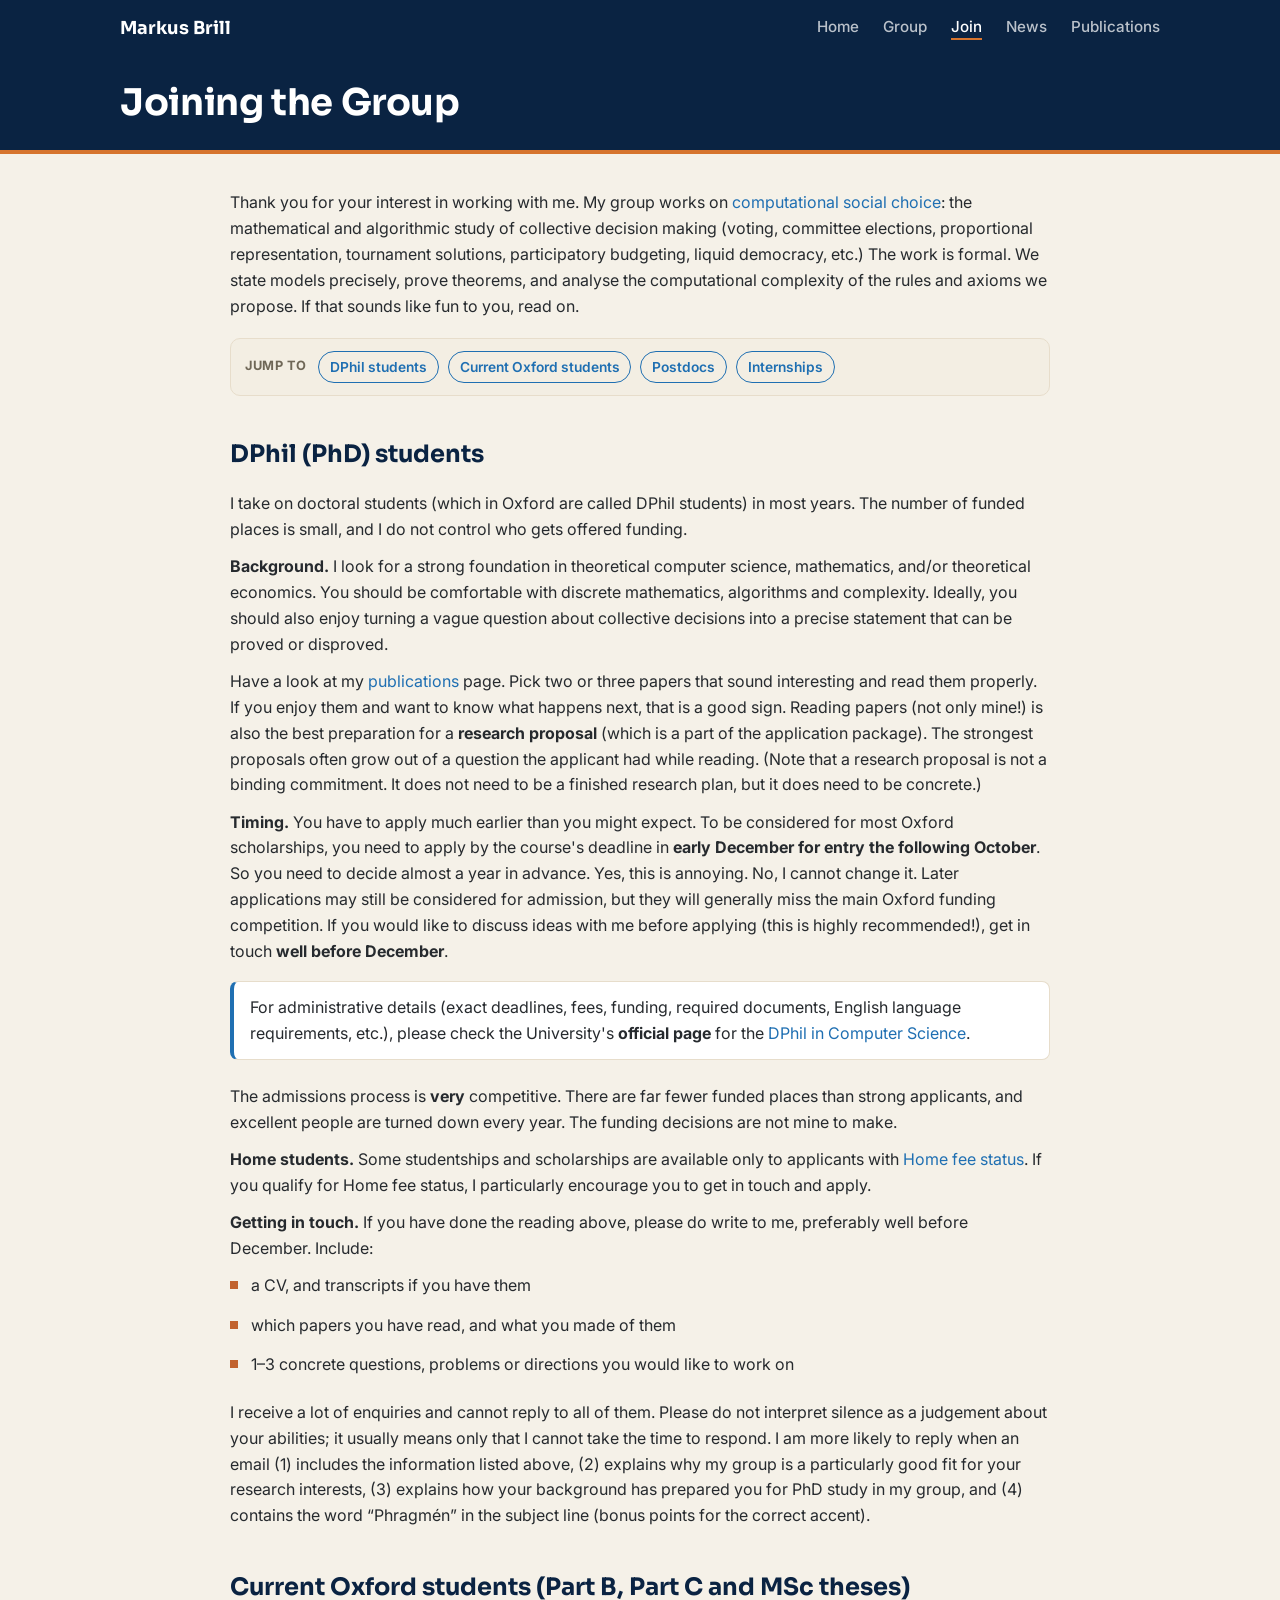
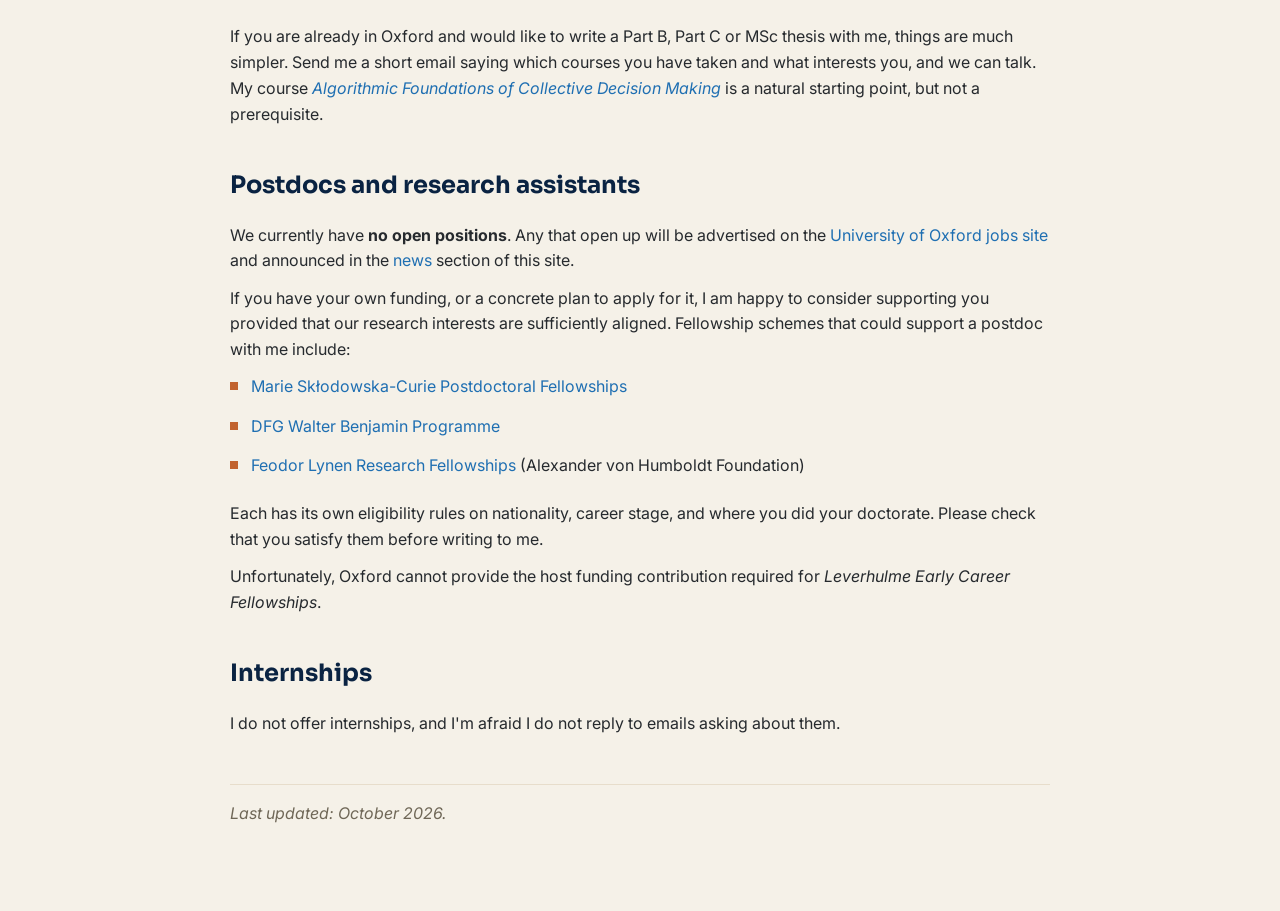
<file: docs/join.html>
<!DOCTYPE html>
<html lang="en">
<head>
<meta charset="utf-8">
<meta name="viewport" content="width=device-width, initial-scale=1">
<title>Joining the Group — Markus Brill</title>
<link rel="preconnect" href="https://fonts.googleapis.com"><link rel="preconnect" href="https://fonts.gstatic.com" crossorigin><link href="https://fonts.googleapis.com/css2?family=Sora:wght@600;700;800&amp;family=Inter:wght@400;500;600&amp;display=swap" rel="stylesheet">
<link rel="stylesheet" href="styles.css">
<link rel="icon" href="favicon.ico" sizes="any">
<link rel="icon" href="favicon.svg" type="image/svg+xml">
<link rel="apple-touch-icon" href="apple-touch-icon.png">
</head>
<body>
<nav class="navbar"><div class="nav-inner"><a class="brand" href="index.html">Markus Brill</a><div class="navlinks"><a class="" href="index.html">Home</a><a class="" href="group.html">Group</a><a class="active" href="join.html">Join</a><a class="" href="news.html">News</a><a class="" href="publications.html">Publications</a></div></div></nav>
<header class="page-head"><div class="page-head-inner"><h1>Joining the Group</h1></div></header>
<main class="wrap join-page">
<p>Thank you for your interest in working with me. My group works on <a href="https://comsoc-community.org/">computational social choice</a>: the mathematical and algorithmic study of collective decision making (voting, committee elections, proportional representation, tournament solutions, participatory budgeting, liquid democracy, etc.) The work is formal. We state models precisely, prove theorems, and analyse the computational complexity of the rules and axioms we propose. If that sounds like fun to you, read on.</p>

<nav class="join-jumps" aria-label="Jump to">
  <span class="join-jumps-label">Jump to</span>
  <a href="#dphil">DPhil students</a>
  <a href="#current-students">Current Oxford students</a>
  <a href="#postdocs">Postdocs</a>
  <a href="#internships">Internships</a>
</nav>

<h2 id="dphil">DPhil (PhD) students</h2>

<p>I take on doctoral students (which in Oxford are called DPhil students) in most years. The number of funded places is small, and I do not control who gets offered funding.</p>

<p><strong>Background.</strong> I look for a strong foundation in theoretical computer science, mathematics, and/or theoretical economics. You should be comfortable with discrete mathematics, algorithms and complexity. Ideally, you should also enjoy turning a vague question about collective decisions into a precise statement that can be proved or disproved.</p>

<p>Have a look at my <a href="publications.html">publications</a> page. Pick two or three papers that sound interesting and read them properly. If you enjoy them and want to know what happens next, that is a good sign. Reading papers (not only mine!) is also the best preparation for a <strong>research proposal</strong> (which is a part of the application package). The strongest proposals often grow out of a question the applicant had while reading. (Note that a research proposal is not a binding commitment. It does not need to be a finished research plan, but it does need to be concrete.)</p>

<p><strong>Timing.</strong> You have to apply much earlier than you might expect. To be considered for most Oxford scholarships, you need to apply by the course's deadline in <strong>early December for entry the following October</strong>. So you need to decide almost a year in advance. Yes, this is annoying. No, I cannot change it. Later applications may still be considered for admission, but they will generally miss the main Oxford funding competition. If you would like to discuss ideas with me before applying (this is highly recommended!), get in touch <strong>well before December</strong>.</p>

<p class="info-callout">For administrative details (exact deadlines, fees, funding, required documents, English language requirements, etc.), please check the University's <strong>official page</strong> for the <a href="https://www.ox.ac.uk/admissions/graduate/courses/dphil-computer-science">DPhil in Computer Science</a>.</p>

<p>The admissions process is <strong>very</strong> competitive. There are far fewer funded places than strong applicants, and excellent people are turned down every year. The funding decisions are not mine to make.</p>

<p><strong>Home students.</strong> Some studentships and scholarships are available only to applicants with <a href="https://www.ox.ac.uk/admissions/graduate/fees-and-funding/fees-and-other-charges/fee-status">Home fee status</a>. If you qualify for Home fee status, I particularly encourage you to get in touch and apply.</p>

<p><strong>Getting in touch.</strong> If you have done the reading above, please do write to me, preferably well before December. Include:</p>

<ul>
  <li>a CV, and transcripts if you have them</li>
  <li>which papers you have read, and what you made of them</li>
  <li>1–3 concrete questions, problems or directions you would like to work on</li>
</ul>

<p>I receive a lot of enquiries and cannot reply to all of them. Please do not interpret silence as a judgement about your abilities; it usually means only that I cannot take the time to respond. I am more likely to reply when an email (1) includes the information listed above, (2) explains why my group is a particularly good fit for your research interests, (3) explains how your background has prepared you for PhD study in my group, and (4) contains the word “Phragmén” in the subject line (bonus points for the correct accent).</p>

<h2 id="current-students">Current Oxford students (Part B, Part C and MSc theses)</h2>

<p>If you are already in Oxford and would like to write a Part B, Part C or MSc thesis with me, things are much simpler. Send me a short email saying which courses you have taken and what interests you, and we can talk. My course <em><a href="https://www.cs.ox.ac.uk/teaching/courses/AFCDM/">Algorithmic Foundations of Collective Decision Making</a></em> is a natural starting point, but not a prerequisite.</p>

<h2 id="postdocs">Postdocs and research assistants</h2>

<p>We currently have <strong>no open positions</strong>. Any that open up will be advertised on the <a href="https://www.jobs.ox.ac.uk/">University of Oxford jobs site</a> and announced in the <a href="news.html">news</a> section of this site.</p>

<p>If you have your own funding, or a concrete plan to apply for it, I am happy to consider supporting you provided that our research interests are sufficiently aligned. Fellowship schemes that could support a postdoc with me include:</p>

<ul>
  <li><a href="https://marie-sklodowska-curie-actions.ec.europa.eu/actions/postdoctoral-fellowships">Marie Skłodowska-Curie Postdoctoral Fellowships</a></li>
  <li><a href="https://www.dfg.de/en/research-funding/funding-opportunities/programmes/individual/walter-benjamin">DFG Walter Benjamin Programme</a></li>
  <li><a href="https://www.humboldt-foundation.de/en/apply/sponsorship-programmes/feodor-lynen-research-fellowship">Feodor Lynen Research Fellowships</a> (Alexander von Humboldt Foundation)</li>
</ul>

<p>Each has its own eligibility rules on nationality, career stage, and where you did your doctorate. Please check that you satisfy them before writing to me.</p>

<p>Unfortunately, Oxford cannot provide the host funding contribution required for <em>Leverhulme Early Career Fellowships</em>.</p>

<h2 id="internships">Internships</h2>

<p>I do not offer internships, and I'm afraid I do not reply to emails asking about them.</p>

<p class="last-updated"><em>Last updated: October 2026.</em></p>
</main>
</body>
</html>
</file>
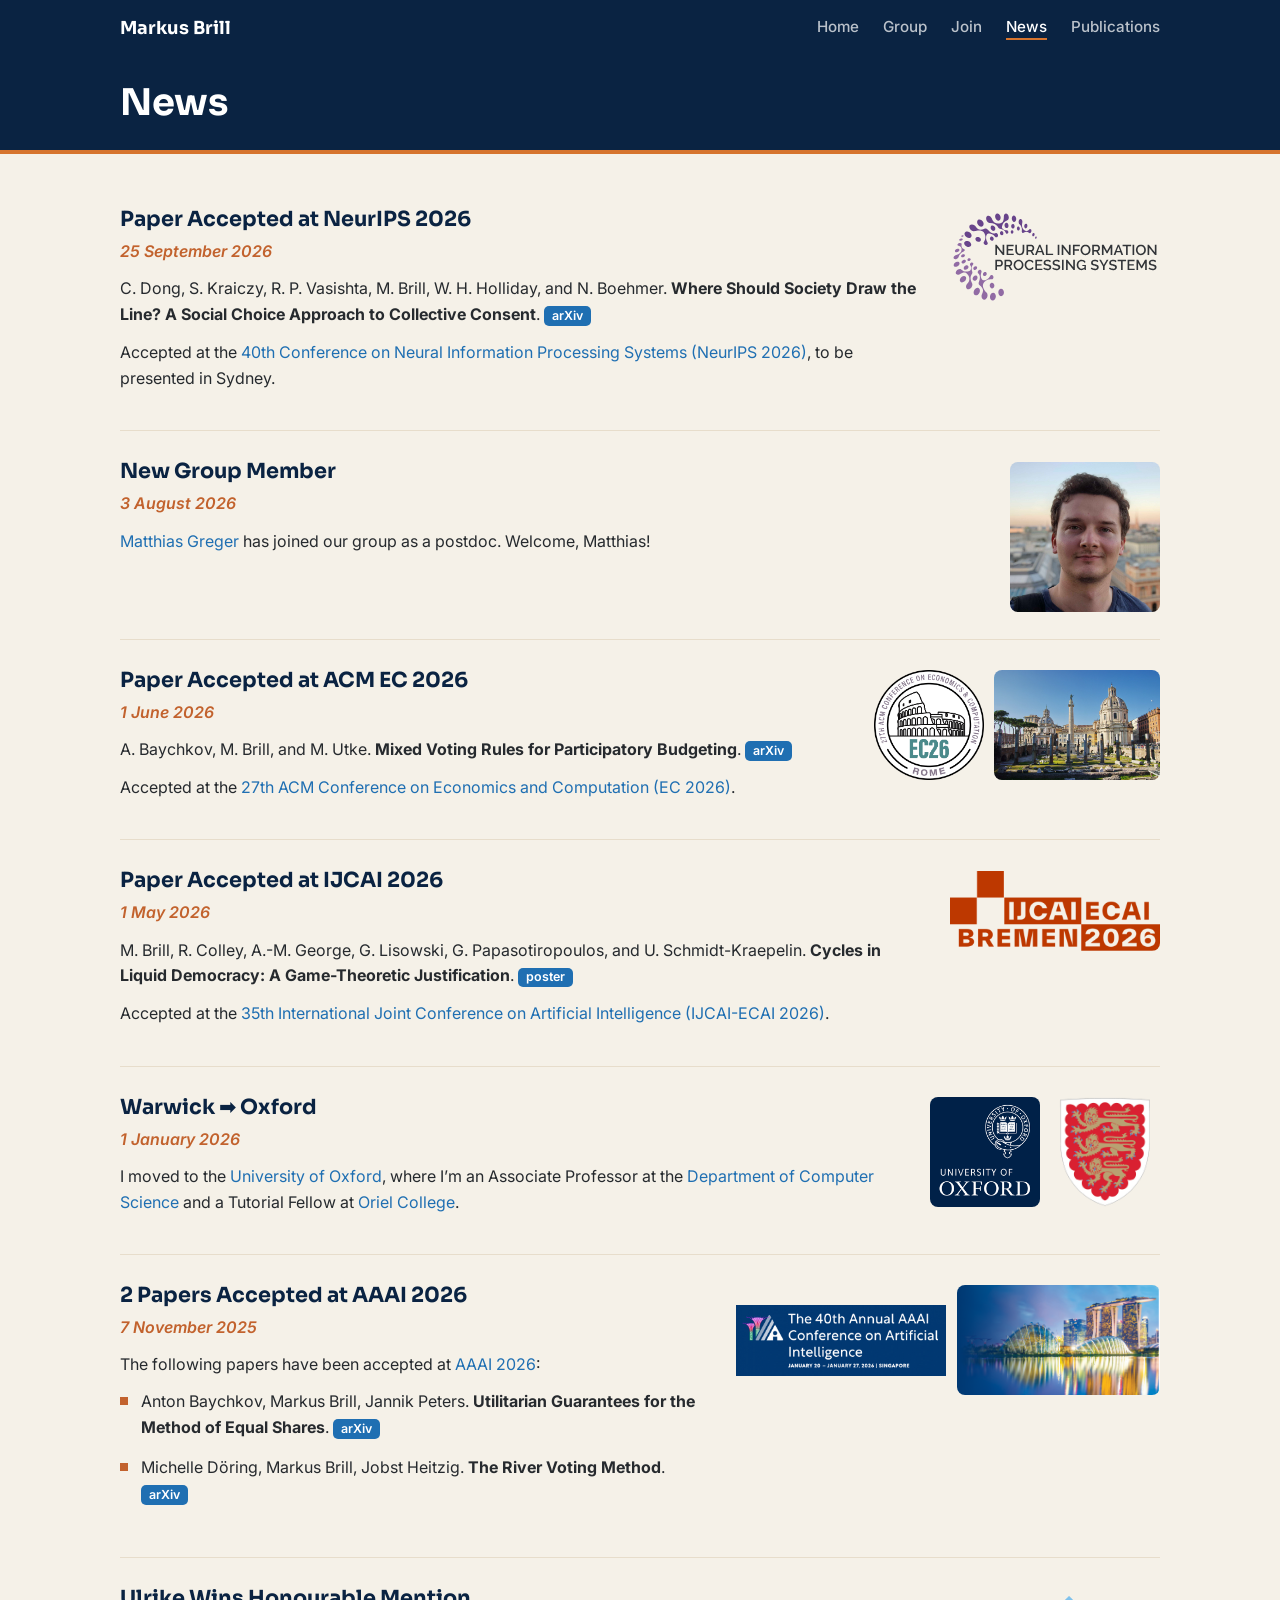
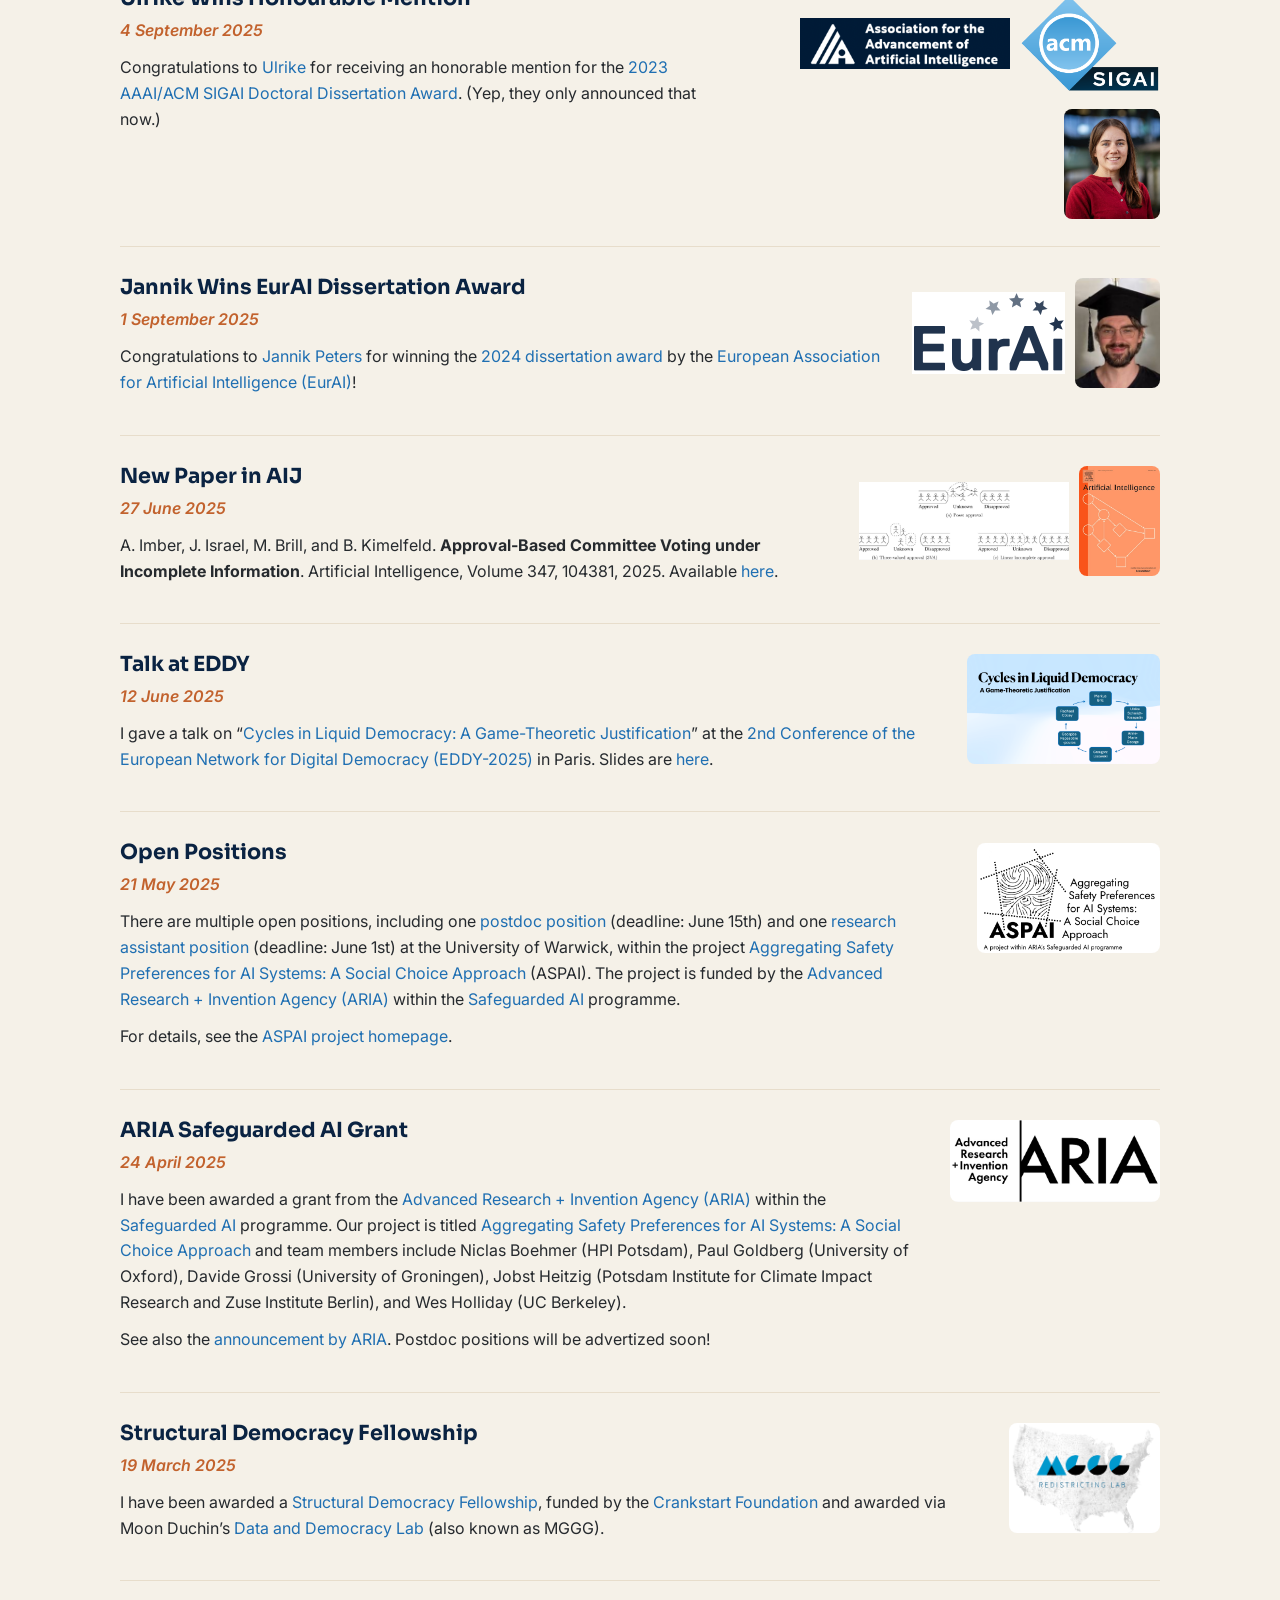
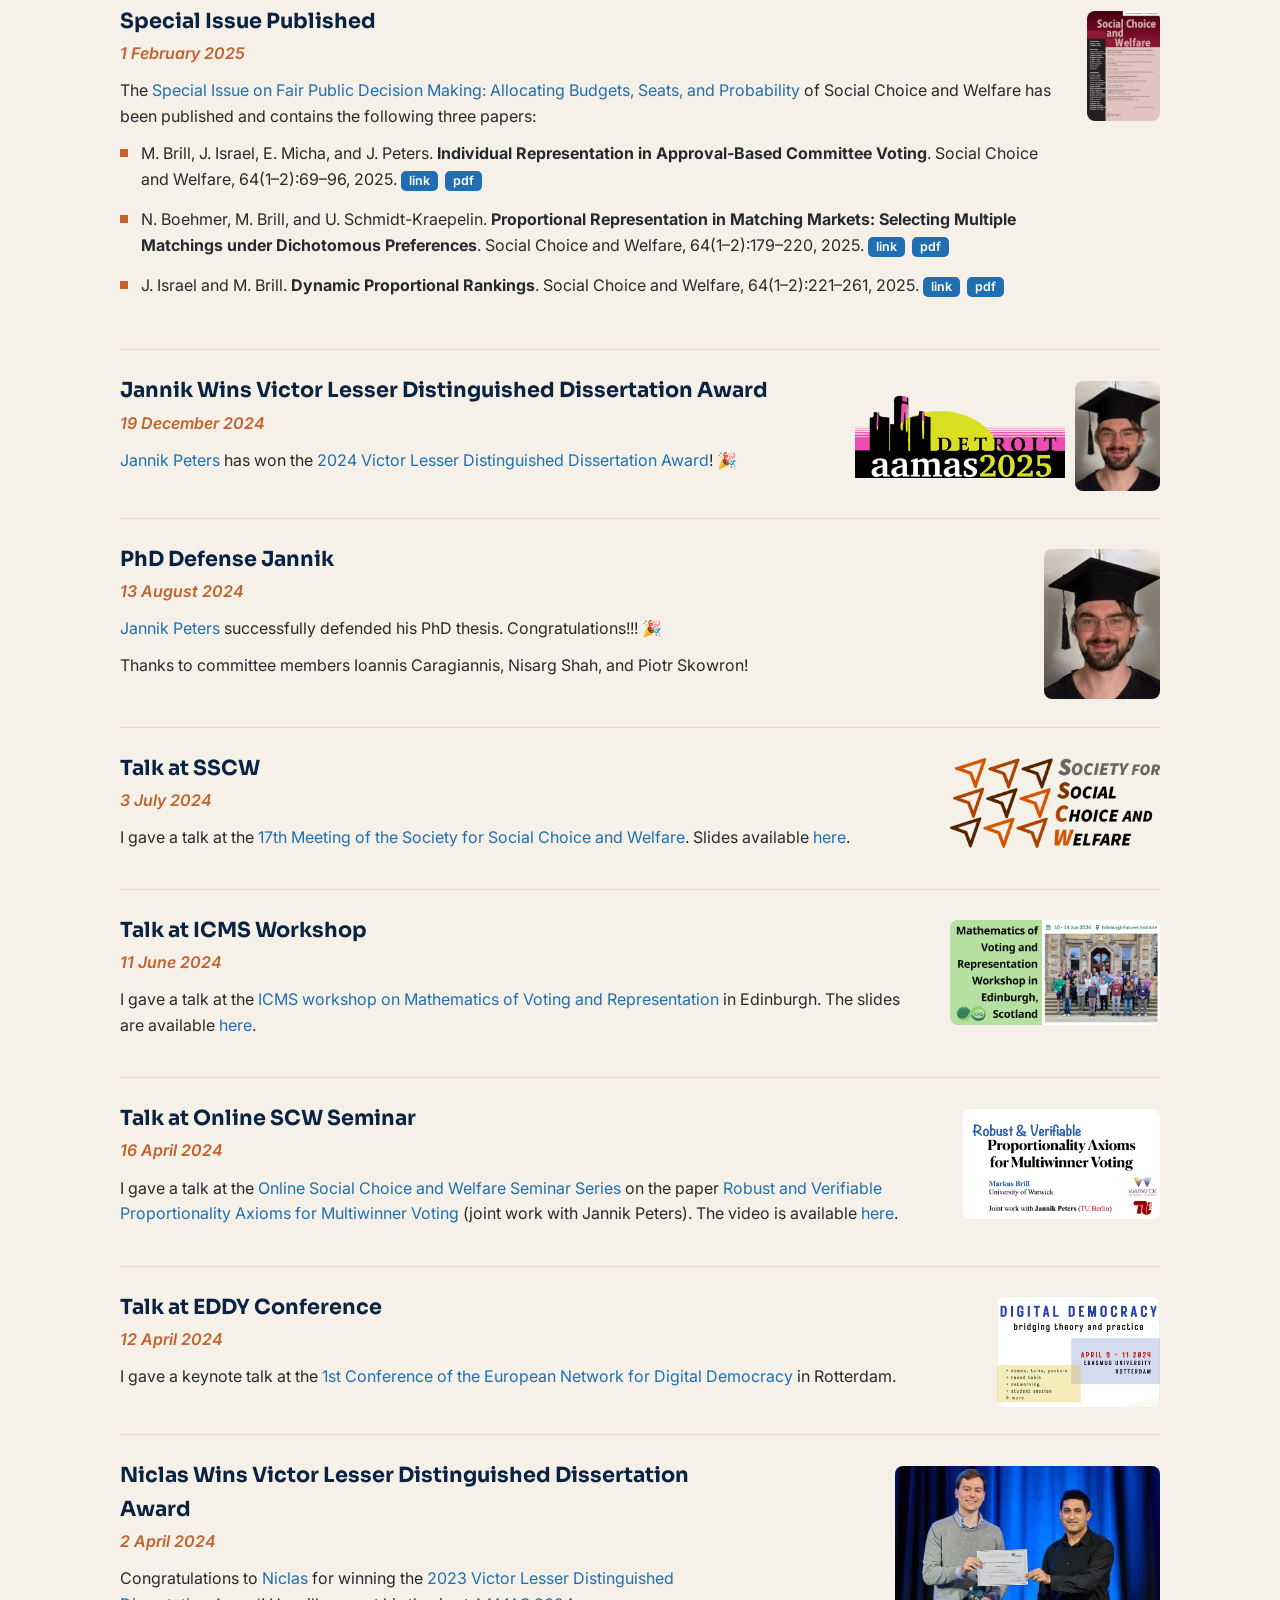
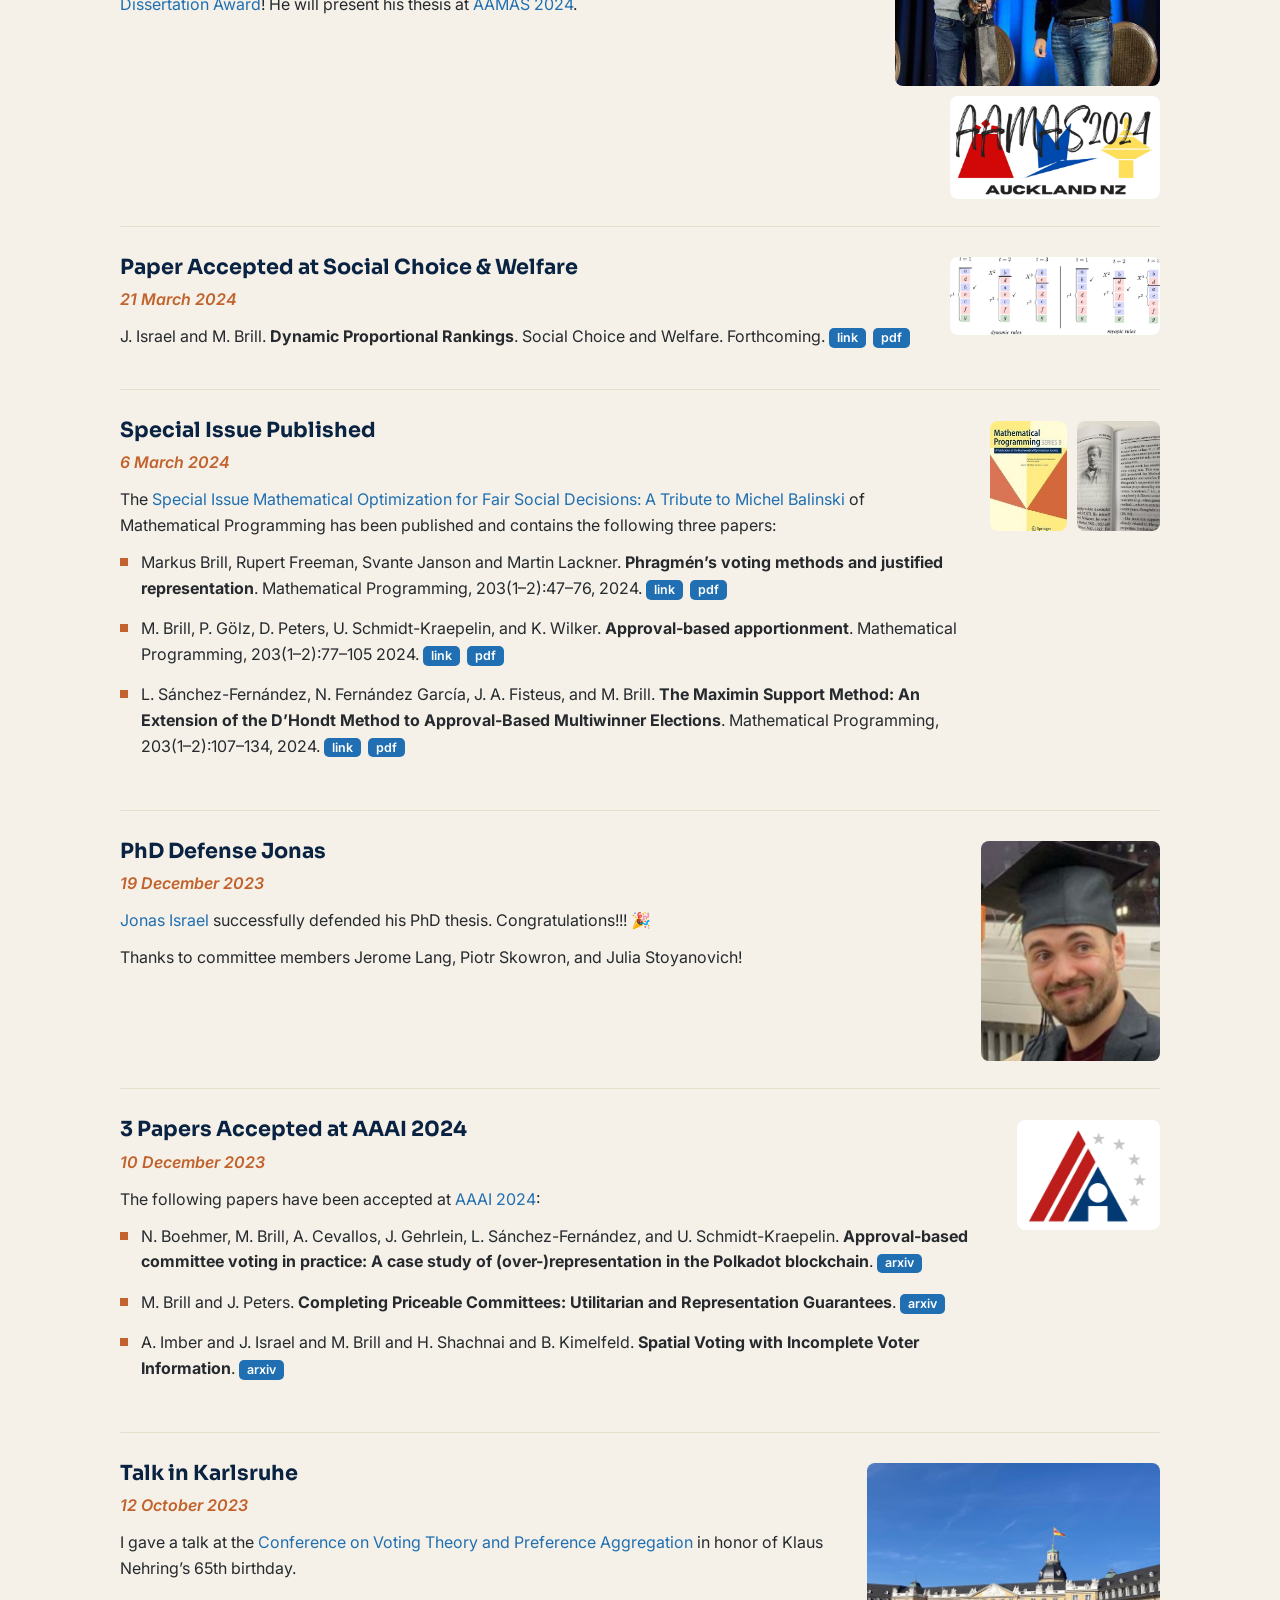
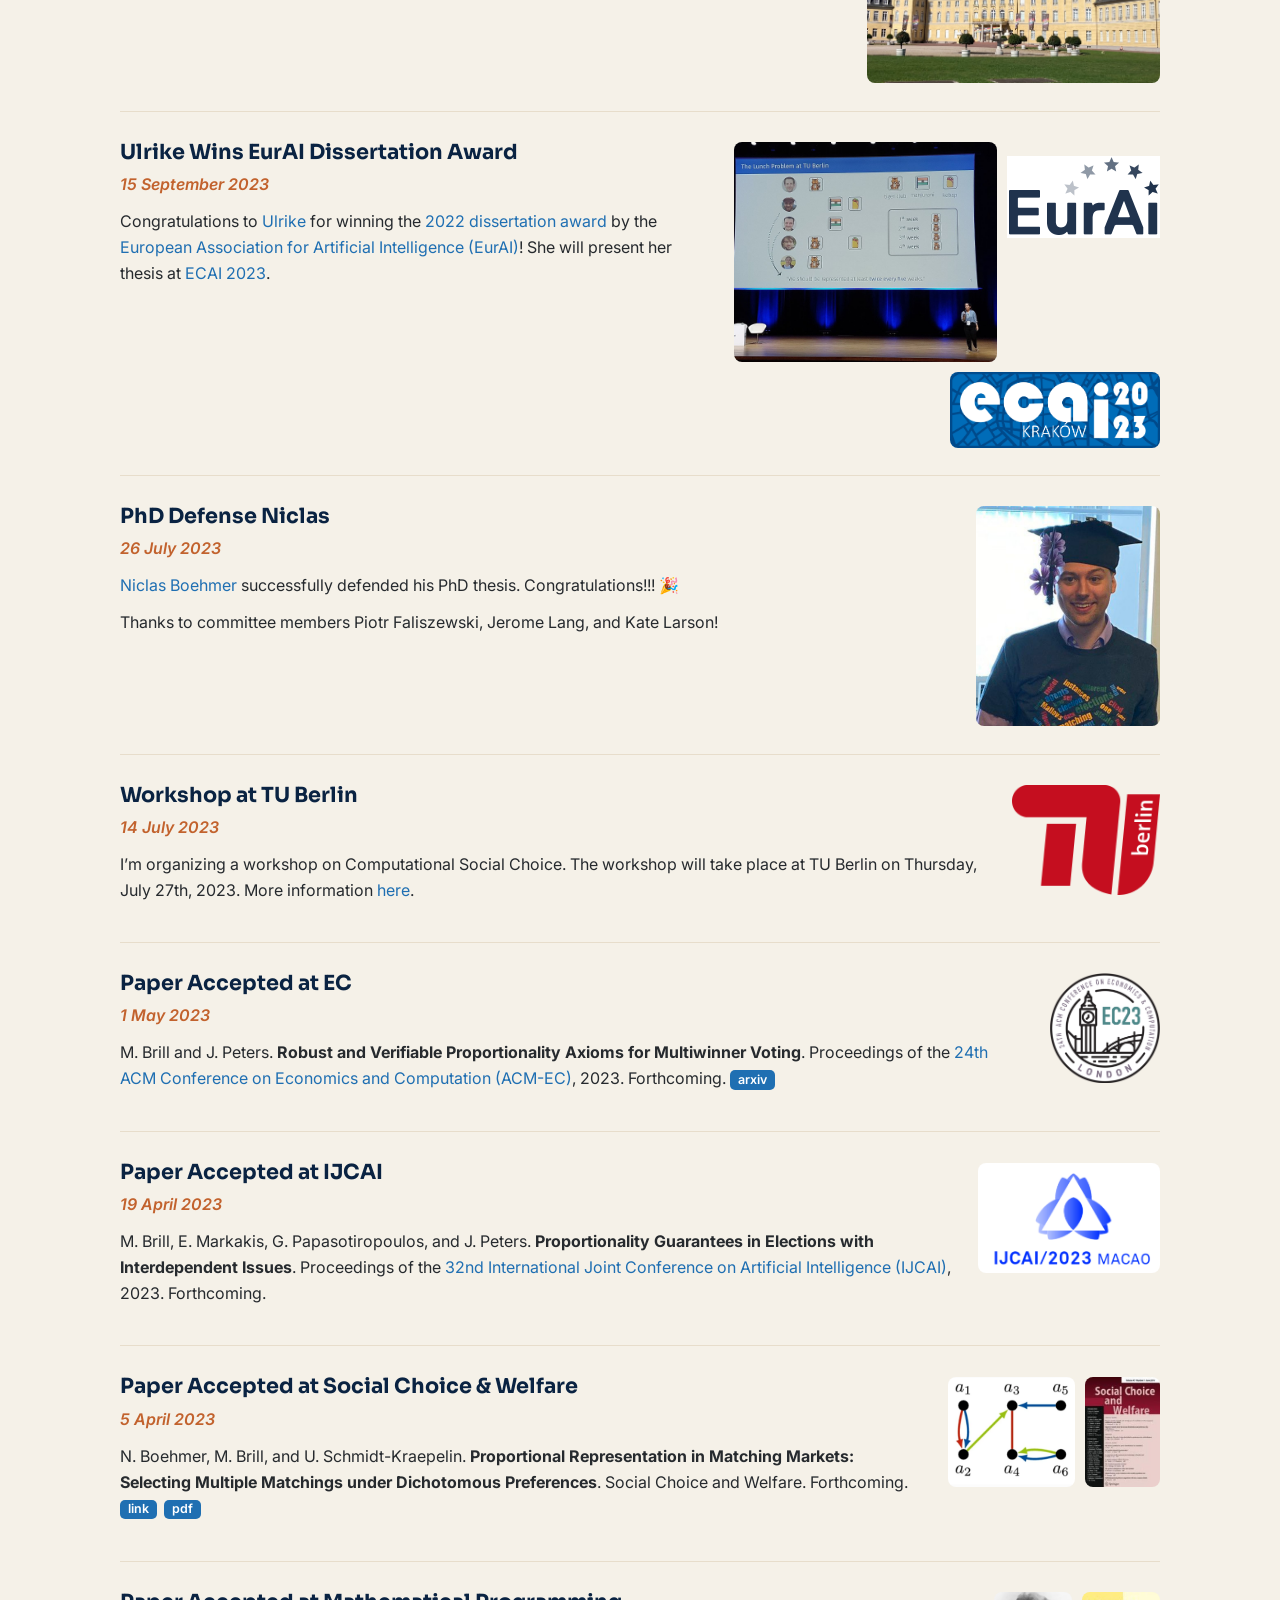
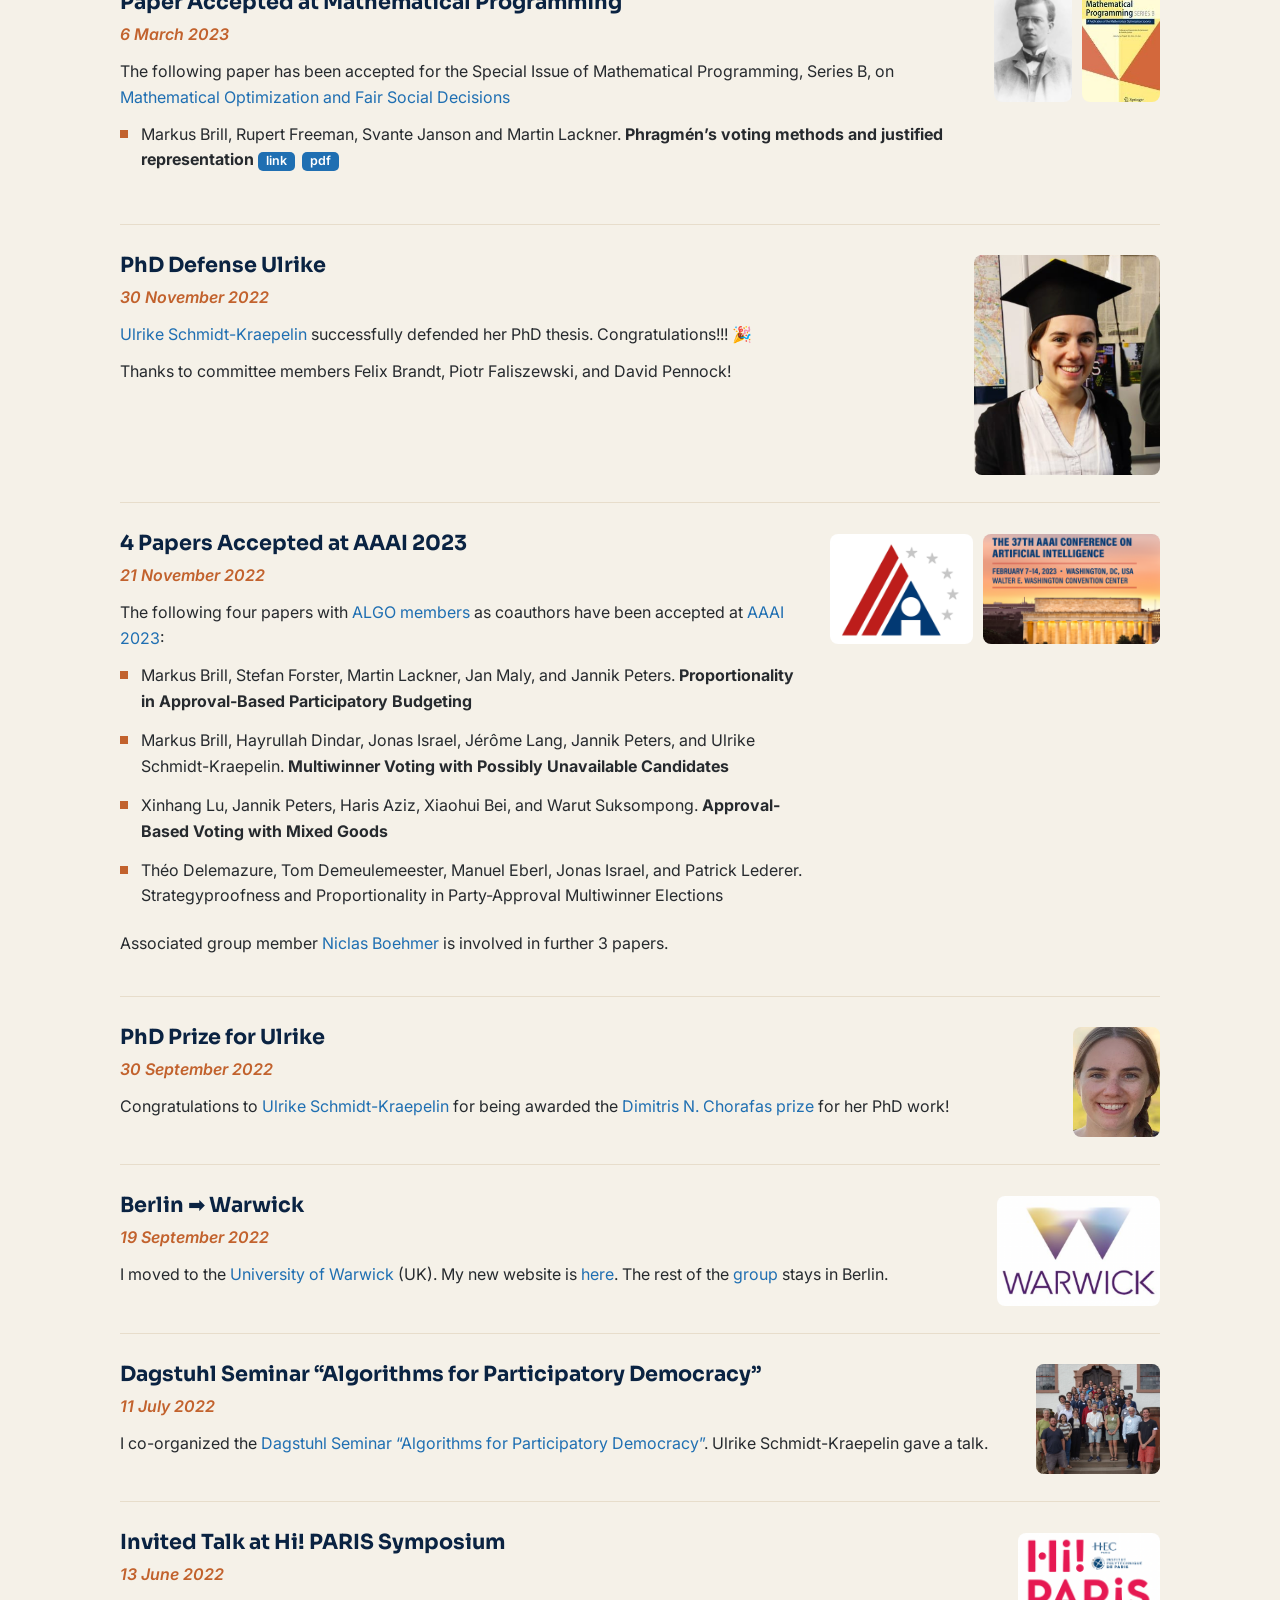
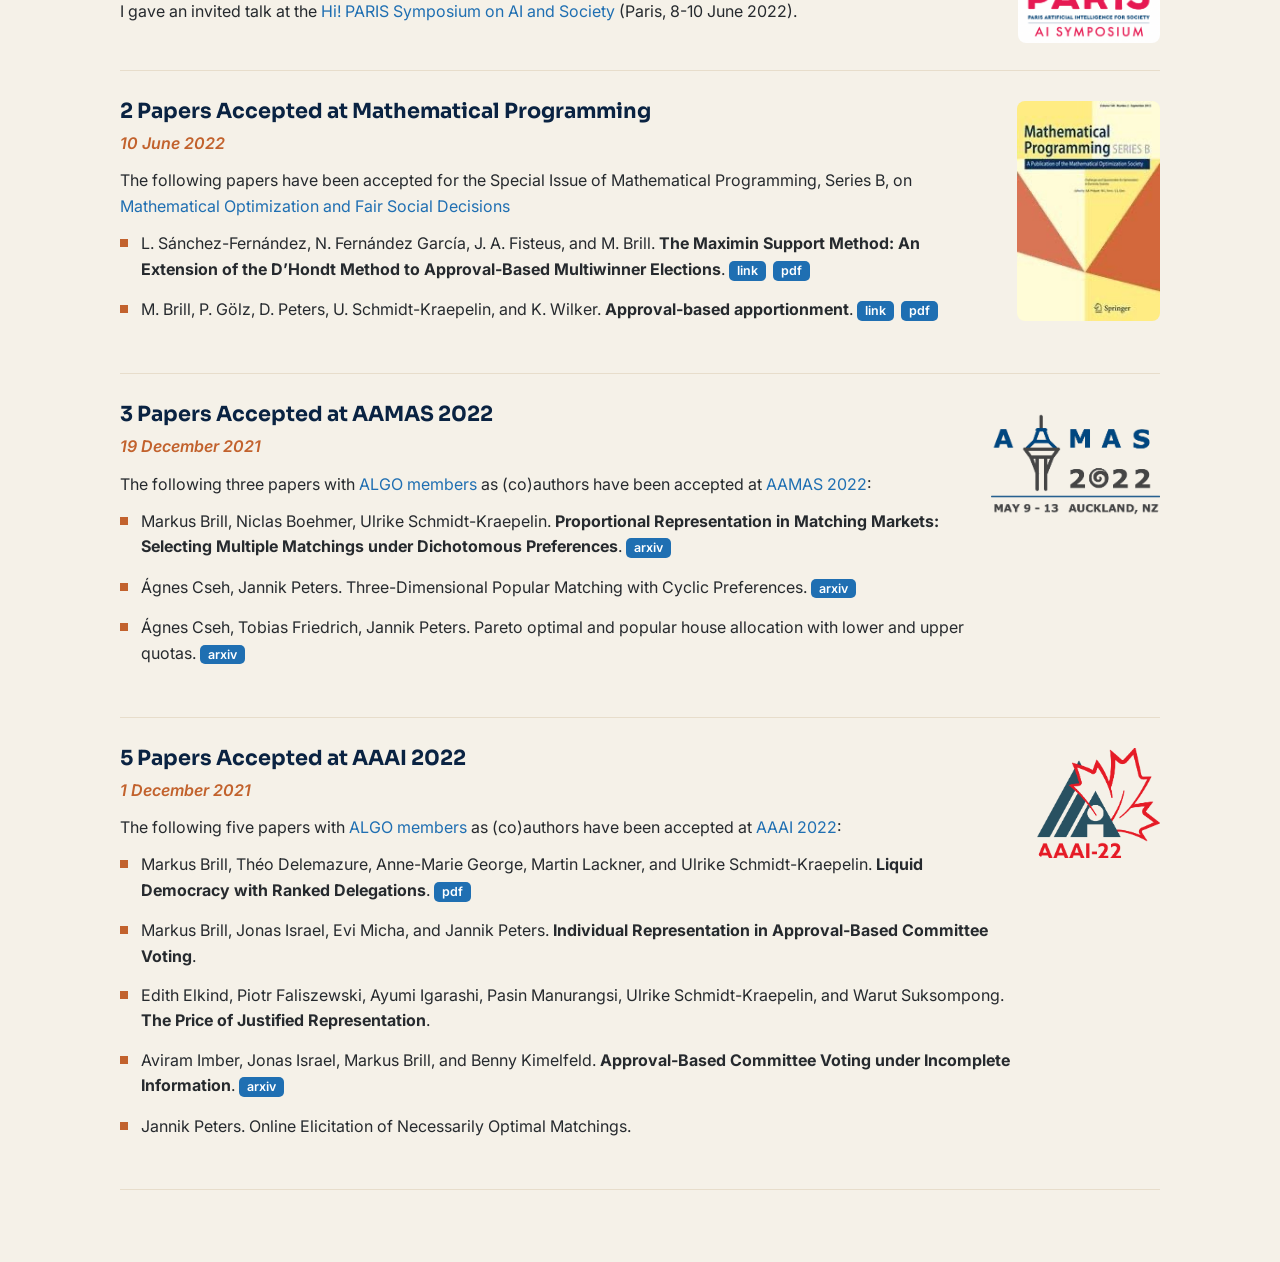
<file: docs/news.html>
<!DOCTYPE html>
<html lang="en">
<head>
<meta charset="utf-8">
<meta name="viewport" content="width=device-width, initial-scale=1">
<title>News — Markus Brill</title>
<link rel="preconnect" href="https://fonts.googleapis.com"><link rel="preconnect" href="https://fonts.gstatic.com" crossorigin><link href="https://fonts.googleapis.com/css2?family=Sora:wght@600;700;800&family=Inter:wght@400;500;600&display=swap" rel="stylesheet">
<link rel="stylesheet" href="styles.css">
<link rel="icon" href="favicon.ico" sizes="any">
<link rel="icon" href="favicon.svg" type="image/svg+xml">
<link rel="apple-touch-icon" href="apple-touch-icon.png">
</head>
<body>
<nav class="navbar"><div class="nav-inner"><a class="brand" href="index.html">Markus Brill</a><div class="navlinks"><a class="" href="index.html">Home</a><a class="" href="group.html">Group</a><a class="" href="join.html">Join</a><a class="active" href="news.html">News</a><a class="" href="publications.html">Publications</a></div></div></nav>
<header class="page-head"><div class="page-head-inner"><h1>News</h1></div></header>
<main class="wrap">
<div class="news-item">
  <section id="paper-accepted-at-neurips-2026" class="news-main">
    <h2>Paper Accepted at NeurIPS 2026</h2>
    <p><em>25 September 2026</em></p>
    <p>C. Dong, S. Kraiczy, R. P. Vasishta, M. Brill, W. H. Holliday, and N. Boehmer. <strong>Where Should Society Draw the Line? A Social Choice Approach to Collective Consent</strong>. <a class="ref" href="https://arxiv.org/abs/2609.10759">arXiv</a></p>
    <p>Accepted at the <a href="https://neurips.cc/virtual/2026/loc/sydney/poster/148371">40th Conference on Neural Information Processing Systems (NeurIPS 2026)</a>, to be presented in Sydney.</p>
  </section>
  <div class="news-aside">
    <p>
      <a href="https://neurips.cc/virtual/2026/loc/sydney/poster/148371"><img src="assets/images/news/neurips-2026-logo.svg" style="width: 210px" alt="NeurIPS 2026" /></a>
    </p>
  </div>
</div>

<div class="news-item">
  <section id="new-group-member-matthias-greger" class="news-main">
    <h2>New Group Member</h2>
    <p><em>3 August 2026</em></p>
    <p><a href="https://matthias-greger.de">Matthias Greger</a> has joined our group as a postdoc. Welcome, Matthias!</p>
  </section>
  <div class="news-aside">
    <p>
      <img class="portrait" src="assets/images/group/member-matthias-greger-postdoc-at-oxford.jpg" alt="Matthias Greger" />
    </p>
  </div>
</div>

<div class="news-item">
  <section id="paper-accepted-at-acm-ec-2026" class="news-main">
    <h2>Paper Accepted at ACM EC 2026</h2>
    <p><em>1 June 2026</em></p>
    <p>A. Baychkov, M. Brill, and M. Utke. <strong>Mixed Voting Rules for Participatory Budgeting</strong>. <a class="ref" href="https://arxiv.org/abs/2606.23320">arXiv</a></p>
    <p>Accepted at the <a href="https://ec26.sigecom.org/">27th ACM Conference on Economics and Computation (EC 2026)</a>.</p>
  </section>
  <div class="news-aside">
    <p>
      <img src="assets/images/news/1-june-2026-paper-accepted-at-acm-ec-2026-01-e753aa879d.png" />
      <img src="assets/images/news/1-june-2026-paper-accepted-at-acm-ec-2026-02-9a64db3381.jpg" />
    </p>
  </div>
</div>

<div class="news-item">
  <section id="paper-accepted-at-ijcai-2026" class="news-main">
    <h2>Paper Accepted at IJCAI 2026</h2>
    <p><em>1 May 2026</em></p>
    <p>M. Brill, R. Colley, A.-M. George, G. Lisowski, G. Papasotiropoulos, and U. Schmidt-Kraepelin. <strong>Cycles in Liquid Democracy: A Game-Theoretic Justification</strong>. <a class="ref" href="assets/posters/cycles-in-liquid-democracy-poster.pdf">poster</a></p>
    <p>Accepted at the <a href="https://2026.ijcai.org/">35th International Joint Conference on Artificial Intelligence (IJCAI-ECAI 2026)</a>.</p>
  </section>
  <div class="news-aside">
    <p>
      <img src="assets/images/news/1-may-2026-paper-accepted-at-ijcai-2026-01-947a2efe04.png" />
    </p>
  </div>
</div>

<div class="news-item">
  <section id="warwick-oxford" class="news-main">
    <h2>Warwick ➡️ Oxford</h2>
    <p><em>1 January 2026</em></p>
    <p>I moved to the <a href="https://www.ox.ac.uk">University of Oxford</a>, where I’m an Associate Professor at the <a href="https://www.cs.ox.ac.uk">Department of Computer Science</a> and a Tutorial Fellow at <a href="https://www.oriel.ox.ac.uk">Oriel College</a>.</p>
  </section>
  <div class="news-aside">
    <p>
      <img src="assets/images/news/1-january-2026-warwick-oxford-01-2bbd5423c8.png" />
      <img src="assets/images/news/1-january-2026-warwick-oxford-02-f06f2552d7.png" />
    </p>
  </div>
</div>

<div class="news-item">
  <section id="papers-accepted-at-aaai-2026" class="news-main">
    <h2>2 Papers Accepted at AAAI 2026</h2>
    <p><em>7 November 2025</em></p>
    <p>The following papers have been accepted at <a href="https://aaai.org/aaai-conference/">AAAI 2026</a>:</p>
    <ul>
      <li>Anton Baychkov, Markus Brill, Jannik Peters. <strong>Utilitarian Guarantees for the Method of Equal Shares</strong>. <a class="ref" href="https://www.arxiv.org/abs/2511.20929">arXiv</a></li>
      <li>Michelle Döring, Markus Brill, Jobst Heitzig. <strong>The River Voting Method</strong>. <a class="ref" href="https://arxiv.org/abs/2504.14195">arXiv</a></li>
    </ul>
  </section>
  <div class="news-aside">
    <p>
      <img src="assets/images/news/7-november-2025-2-papers-accepted-at-aaai-2026-01-a5bf89fc6d.png" />
      <img src="assets/images/news/7-november-2025-2-papers-accepted-at-aaai-2026-02-4767fd5122.png" />
    </p>
  </div>
</div>

<div class="news-item">
  <section id="ulrike-wins-honourable-mention" class="news-main">
    <h2>Ulrike Wins Honourable Mention</h2>
    <p><em>4 September 2025</em></p>
    <p>Congratulations to <a href="https://sites.google.com/view/schmidt-kraepelin">Ulrike</a> for receiving an honorable mention for the <a href="https://aaai.org/about-aaai/aaai-awards/aaai-acm-sigai-doctoral-dissertation-award/">2023 AAAI/ACM SIGAI Doctoral Dissertation Award</a>. (Yep, they only announced that now.)</p>
  </section>
  <div class="news-aside">
    <p>
      <img src="assets/images/news/4-september-2025-ulrike-wins-honourable-mention-01-970e434162.png" />
      <img src="assets/images/news/4-september-2025-ulrike-wins-honourable-mention-02-87dad62ec3.png" />
      <img src="assets/images/news/4-september-2025-ulrike-wins-honourable-mention-03-2174949a99.jpg" />
    </p>
  </div>
</div>

<div class="news-item">
  <section id="jannik-wins-eurai-dissertation-award" class="news-main">
    <h2>Jannik Wins EurAI Dissertation Award</h2>
    <p><em>1 September 2025</em></p>
    <p>Congratulations to <a href="https://sites.google.com/view/jannikpeters">Jannik Peters</a> for winning the <a href="https://www.eurai.org/award/Jannik-Peters">2024 dissertation award</a> by the <a href="https://www.eurai.org">European Association for Artificial Intelligence (EurAI)</a>!</p>
  </section>
  <div class="news-aside">
    <p>
      <img src="assets/images/news/1-september-2025-jannik-wins-eurai-dissertation-award-01-53bea41011.png" />
      <img src="assets/images/news/1-september-2025-jannik-wins-eurai-dissertation-award-02-5d1a9c2d14.png" />
    </p>
  </div>
</div>

<div class="news-item">
  <section id="new-paper-in-aij" class="news-main">
    <h2>New Paper in AIJ</h2>
    <p><em>27 June 2025</em></p>
    <p>A. Imber, J. Israel, M. Brill, and B. Kimelfeld. <strong>Approval-Based Committee Voting under Incomplete Information</strong>. Artificial Intelligence, Volume 347, 104381, 2025. Available <a href="https://www.sciencedirect.com/science/article/pii/S0004370225001006">here</a>.</p>
  </section>
  <div class="news-aside">
    <p>
      <img src="assets/images/news/27-june-2025-new-paper-in-aij-01-acca59afb9.jpg" />
      <img src="assets/images/news/27-june-2025-new-paper-in-aij-02-7ed4afa741.jpg" />
    </p>
  </div>
</div>

<div class="news-item">
  <section id="talk-at-eddy" class="news-main">
    <h2>Talk at EDDY</h2>
    <p><em>12 June 2025</em></p>
    <p>I gave a talk on “<a href="https://tubcloud.tu-berlin.de/s/Lrfi8sS2cSCLgPn">Cycles in Liquid Democracy: A Game-Theoretic Justification</a>” at the <a href="https://eddy-2025.sciencesconf.org">2nd Conference of the European Network for Digital Democracy (EDDY-2025)</a> in Paris. Slides are <a href="https://tubcloud.tu-berlin.de/s/YLSqxEnAEGkn27Q">here</a>.</p>
  </section>
  <div class="news-aside">
    <p>
      <img src="assets/images/news/12-june-2025-talk-at-eddy-01-4149dea40b.png" />
    </p>
  </div>
</div>

<div class="news-item">
  <section id="open-positions" class="news-main">
    <h2>Open Positions</h2>
    <p><em>21 May 2025</em></p>
    <p>There are multiple open positions, including one <a href="https://warwick-careers.tal.net/vx/lang-en-GB/mobile-0/appcentre-1/brand-4/user-204308/xf-f0d1bc106d82/spa-1/candidate/so/pm/1/pl/3/opp/2852-Research-Fellow-110530-0525/en-GB">postdoc position</a> (deadline: June 15th) and one <a href="https://warwick-careers.tal.net/vx/lang-en-GB/mobile-0/appcentre-1/brand-4/user-204308/xf-f0d1bc106d82/spa-1/candidate/so/pm/1/pl/3/opp/2838-Research-Assistant-110444-0525/en-GB">research assistant position</a> (deadline: June 1st) at the University of Warwick, within the project <a href="https://sites.google.com/view/sc4ai/projects/aspai">Aggregating Safety Preferences for AI Systems: A Social Choice Approach</a> (ASPAI). The project is funded by the <a href="https://www.aria.org.uk">Advanced Research + Invention Agency (ARIA)</a> within the <a href="https://www.aria.org.uk/opportunity-spaces/mathematics-for-safe-ai/safeguarded-ai">Safeguarded AI</a> programme.</p>
    <p>For details, see the <a href="https://sites.google.com/view/sc4ai/projects/aspai">ASPAI project homepage</a>.</p>
  </section>
  <div class="news-aside">
    <p>
      <img src="assets/images/news/21-may-2025-open-positions-01-610d4403a0.png" />
    </p>
  </div>
</div>

<div class="news-item">
  <section id="aria-safeguarded-ai-grant" class="news-main">
    <h2>ARIA Safeguarded AI Grant</h2>
    <p><em>24 April 2025</em></p>
    <p>I have been awarded a grant from the <a href="https://www.aria.org.uk">Advanced Research + Invention Agency (ARIA)</a> within the <a href="https://www.aria.org.uk/opportunity-spaces/mathematics-for-safe-ai/safeguarded-ai">Safeguarded AI</a> programme. Our project is titled <a href="https://sites.google.com/view/sc4ai/projects/aspai">Aggregating Safety Preferences for AI Systems: A Social Choice Approach</a> and team members include Niclas Boehmer (HPI Potsdam), Paul Goldberg (University of Oxford), Davide Grossi (University of Groningen), Jobst Heitzig (Potsdam Institute for Climate Impact Research and Zuse Institute Berlin), and Wes Holliday (UC Berkeley).</p>
    <p>See also the <a href="https://www.aria.org.uk/opportunity-spaces/mathematics-for-safe-ai/safeguarded-ai/technical-areas">announcement by ARIA</a>. Postdoc positions will be advertized soon!</p>
  </section>
  <div class="news-aside">
    <p>
      <img src="assets/images/news/24-april-2025-aria-safeguarded-ai-grant-01-9678e904ce.jpg" />
    </p>
  </div>
</div>

<div class="news-item">
  <section id="structural-democracy-fellowship" class="news-main">
    <h2>Structural Democracy Fellowship</h2>
    <p><em>19 March 2025</em></p>
    <p>I have been awarded a <a href="https://mggg.org/sd-fellows">Structural Democracy Fellowship</a>, funded by the <a href="https://crankstart.org/programs">Crankstart Foundation</a> and awarded via Moon Duchin’s <a href="https://mggg.org">Data and Democracy Lab</a> (also known as MGGG).</p>
  </section>
  <div class="news-aside">
    <p>
      <img src="assets/images/news/19-march-2025-structural-democracy-fellowship-01-1e355dd637.png" />
    </p>
  </div>
</div>

<div class="news-item">
  <section id="special-issue-published" class="news-main">
    <h2>Special Issue Published</h2>
    <p><em>1 February 2025</em></p>
    <p>The <a href="https://link.springer.com/journal/355/volumes-and-issues/64-1">Special Issue on Fair Public Decision Making: Allocating Budgets, Seats, and Probability</a> of Social Choice and Welfare has been published and contains the following three papers:</p>
    <ul>
      <li>M. Brill, J. Israel, E. Micha, and J. Peters. <strong>Individual Representation in Approval-Based Committee Voting</strong>. Social Choice and Welfare, 64(1–2):69–96, 2025. <a class="ref" href="https://link.springer.com/article/10.1007/s00355-024-01563-w">link</a> <a class="ref" href="https://link.springer.com/content/pdf/10.1007/s00355-024-01563-w.pdf">pdf</a></li>
      <li>N. Boehmer, M. Brill, and U. Schmidt-Kraepelin. <strong>Proportional Representation in Matching Markets: Selecting Multiple Matchings under Dichotomous Preferences</strong>. Social Choice and Welfare, 64(1–2):179–220, 2025. <a class="ref" href="https://link.springer.com/article/10.1007/s00355-023-01453-7">link</a> <a class="ref" href="https://link.springer.com/content/pdf/10.1007/s00355-023-01453-7.pdf">pdf</a></li>
      <li>J. Israel and M. Brill. <strong>Dynamic Proportional Rankings</strong>. Social Choice and Welfare, 64(1–2):221–261, 2025. <a class="ref" href="https://link.springer.com/article/10.1007/s00355-023-01498-8">link</a> <a class="ref" href="https://link.springer.com/content/pdf/10.1007/s00355-023-01498-8.pdf">pdf</a></li>
    </ul>
  </section>
  <div class="news-aside">
    <p>
      <img src="assets/images/news/1-february-2025-special-issue-published-01-b417211e4a.png" />
    </p>
  </div>
</div>

<div class="news-item">
  <section id="jannik-wins-victor-lesser-distinguished-dissertation-award" class="news-main">
    <h2>Jannik Wins Victor Lesser Distinguished Dissertation Award</h2>
    <p><em>19 December 2024</em></p>
    <p><a href="https://sites.google.com/view/jannikpeters">Jannik Peters</a> has won the <a href="https://aamas2025.org/index.php/conference/awards/victor-lesser-distinguished-dissertation-award/">2024 Victor Lesser Distinguished Dissertation Award</a>! 🎉</p>
  </section>
  <div class="news-aside">
    <p>
      <img src="assets/images/news/19-december-2024-jannik-wins-victor-lesser-distinguished-dissertation-award-01-f7c40271e1.png" />
      <img src="assets/images/news/19-december-2024-jannik-wins-victor-lesser-distinguished-dissertation-award-02-5d1a9c2d14.png" />
    </p>
  </div>
</div>

<div class="news-item">
  <section id="phd-defense-jannik" class="news-main">
    <h2>PhD Defense Jannik</h2>
    <p><em>13 August 2024</em></p>
    <p><a href="https://sites.google.com/view/jannikpeters">Jannik Peters</a> successfully defended his PhD thesis. Congratulations!!! 🎉</p>
    <p>Thanks to committee members Ioannis Caragiannis, Nisarg Shah, and Piotr Skowron!</p>
  </section>
  <div class="news-aside">
    <p>
      <img src="assets/images/news/13-august-2024-phd-defense-jannik-01-5d1a9c2d14.png" class="portrait-contained" alt="Jannik Peters after his PhD defence" />
    </p>
  </div>
</div>

<div class="news-item">
  <section id="talk-at-sscw" class="news-main">
    <h2>Talk at SSCW</h2>
    <p><em>3 July 2024</em></p>
    <p>I gave a talk at the <a href="https://website-50514.eventmaker.io/en">17th Meeting of the Society for Social Choice and Welfare</a>. Slides available <a href="https://drive.google.com/file/d/15yRWidPQhgaVsgz8xeouWflsLyR6778K/view?usp=sharing">here</a>.</p>
  </section>
  <div class="news-aside">
    <p>
      <img src="assets/images/news/3-july-2024-talk-at-sscw-01-7820a98541.png" />
    </p>
  </div>
</div>

<div class="news-item">
  <section id="talk-at-icms-workshop" class="news-main">
    <h2>Talk at ICMS Workshop</h2>
    <p><em>11 June 2024</em></p>
    <p>I gave a talk at the <a href="https://www.icms.org.uk/mathsofvotingandrepresentation">ICMS workshop on Mathematics of Voting and Representation</a> in Edinburgh. The slides are available <a href="https://drive.google.com/file/d/15jq-4FP-ELS0KSllfHoKA-TB4YSYEHWj/view?usp=sharing">here</a>.</p>
  </section>
  <div class="news-aside">
    <p>
      <img src="assets/images/news/11-june-2024-talk-at-icms-workshop-01-af6eedc7f2.png" />
    </p>
  </div>
</div>

<div class="news-item">
  <section id="talk-at-online-scw-seminar" class="news-main">
    <h2>Talk at Online SCW Seminar</h2>
    <p><em>16 April 2024</em></p>
    <p>I gave a talk at the <a href="https://sites.google.com/view/2021onlinescwseminars/home?authuser=0">Online Social Choice and Welfare Seminar Series</a> on the paper <a href="https://arxiv.org/abs/2302.01989">Robust and Verifiable Proportionality Axioms for Multiwinner Voting</a> (joint work with Jannik Peters). The video is available <a href="https://drive.google.com/file/d/1Dlf5bIv_B21Tk6iB4xvCrFN1Xnc591cW/view?usp=sharing">here</a>.</p>
  </section>
  <div class="news-aside">
    <p>
      <img src="assets/images/news/16-april-2024-talk-at-online-scw-seminar-01-e4eff55a36.png" />
    </p>
  </div>
</div>

<div class="news-item">
  <section id="talk-at-eddy-conference" class="news-main">
    <h2>Talk at EDDY Conference</h2>
    <p><em>12 April 2024</em></p>
    <p>I gave a keynote talk at the <a href="https://www.eddy-network.eu/in-person-conference">1st Conference of the European Network for Digital Democracy</a> in Rotterdam.</p>
  </section>
  <div class="news-aside">
    <p>
      <img src="assets/images/news/12-april-2024-talk-at-eddy-conference-01-6454908632.png" />
    </p>
  </div>
</div>

<div class="news-item">
  <section id="niclas-wins-victor-lesser-distinguished-dissertation-award" class="news-main">
    <h2>Niclas Wins Victor Lesser Distinguished Dissertation Award</h2>
    <p><em>2 April 2024</em></p>
    <p>Congratulations to <a href="https://www.niclas-boehmer.com">Niclas</a> for winning the <a href="https://www.aamas2024-conference.auckland.ac.nz/awards/victor-lesser-distinguished-dissertation-award/">2023 Victor Lesser Distinguished Dissertation Award</a>! He will present his thesis at <a href="https://www.aamas2024-conference.auckland.ac.nz">AAMAS 2024</a>.</p>
  </section>
  <div class="news-aside">
    <p>
      <img src="assets/images/news/2-april-2024-niclas-wins-victor-lesser-distinguished-dissertation-award-01-828ae5f216.jpg" class="large" />
      <img src="assets/images/news/2-april-2024-niclas-wins-victor-lesser-distinguished-dissertation-award-02-c7b0a8eea5.png" />
    </p>
  </div>
</div>

<div class="news-item">
  <section id="paper-accepted-at-social-choice-welfare" class="news-main">
    <h2>Paper Accepted at Social Choice &amp; Welfare</h2>
    <p><em>21 March 2024</em></p>
    <p>J. Israel and M. Brill. <strong>Dynamic Proportional Rankings</strong>. Social Choice and Welfare. Forthcoming. <a class="ref" href="https://link.springer.com/article/10.1007/s00355-023-01498-8">link</a> <a class="ref" href="https://link.springer.com/content/pdf/10.1007/s00355-023-01498-8.pdf">pdf</a></p>
  </section>
  <div class="news-aside">
    <p>
      <img src="assets/images/news/21-march-2024-paper-accepted-at-social-choice-and-welfare-01-029ebd2cc7.png" />
    </p>
  </div>
</div>

<div class="news-item">
  <section id="special-issue-published-1" class="news-main">
    <h2>Special Issue Published</h2>
    <p><em>6 March 2024</em></p>
    <p>The <a href="https://link.springer.com/journal/10107/volumes-and-issues/203-1">Special Issue Mathematical Optimization for Fair Social Decisions: A Tribute to Michel Balinski</a> of Mathematical Programming has been published and contains the following three papers:</p>
    <ul>
      <li>Markus Brill, Rupert Freeman, Svante Janson and Martin Lackner. <strong>Phragmén’s voting methods and justified representation</strong>. Mathematical Programming, 203(1–2):47–76, 2024. <a class="ref" href="https://link.springer.com/article/10.1007/s10107-023-01926-8">link</a> <a class="ref" href="https://link.springer.com/content/pdf/10.1007/s10107-023-01926-8.pdf">pdf</a></li>
      <li>M. Brill, P. Gölz, D. Peters, U. Schmidt-Kraepelin, and K. Wilker. <strong>Approval-based apportionment</strong>. Mathematical Programming, 203(1–2):77–105 2024. <a class="ref" href="https://link.springer.com/article/10.1007/s10107-022-01852-1">link</a> <a class="ref" href="https://link.springer.com/content/pdf/10.1007/s10107-022-01852-1.pdf">pdf</a></li>
      <li>L. Sánchez-Fernández, N. Fernández García, J. A. Fisteus, and M. Brill. <strong>The Maximin Support Method: An Extension of the D’Hondt Method to Approval-Based Multiwinner Elections</strong>. Mathematical Programming, 203(1–2):107–134, 2024. <a class="ref" href="https://link.springer.com/article/10.1007/s10107-022-01805-8">link</a> <a class="ref" href="https://link.springer.com/content/pdf/10.1007/s10107-022-01805-8.pdf">pdf</a></li>
    </ul>
  </section>
  <div class="news-aside">
    <p>
      <img src="assets/images/news/6-march-2024-special-issue-published-01-a6da9cb3df.jpg" />
      <img src="assets/images/news/6-march-2024-special-issue-published-02-33797ba9c0.jpg" />
    </p>
  </div>
</div>

<div class="news-item">
  <section id="phd-defense-jonas" class="news-main">
    <h2>PhD Defense Jonas</h2>
    <p><em>19 December 2023</em></p>
    <p><a href="https://sites.google.com/view/jonasisrael/">Jonas Israel</a> successfully defended his PhD thesis. Congratulations!!! 🎉</p>
    <p>Thanks to committee members Jerome Lang, Piotr Skowron, and Julia Stoyanovich!</p>
  </section>
  <div class="news-aside">
    <p>
      <img src="assets/images/news/19-december-2023-phd-defense-jonas-01-b81d90e951.png" class="large" />
    </p>
  </div>
</div>

<div class="news-item">
  <section id="papers-accepted-at-aaai-2024" class="news-main">
    <h2>3 Papers Accepted at AAAI 2024</h2>
    <p><em>10 December 2023</em></p>
    <p>The following papers have been accepted at <a href="https://aaai.org/aaai-conference/">AAAI 2024</a>:</p>
    <ul>
      <li>N. Boehmer, M. Brill, A. Cevallos, J. Gehrlein, L. Sánchez-Fernández, and U. Schmidt-Kraepelin. <strong>Approval-based committee voting in practice: A case study of (over-)representation in the Polkadot blockchain</strong>. <a class="ref" href="https://arxiv.org/abs/2312.11408">arxiv</a></li>
      <li>M. Brill and J. Peters. <strong>Completing Priceable Committees: Utilitarian and Representation Guarantees</strong>. <a class="ref" href="https://arxiv.org/abs/2312.08187">arxiv</a></li>
      <li>A. Imber and J. Israel and M. Brill and H. Shachnai and B. Kimelfeld. <strong>Spatial Voting with Incomplete Voter Information</strong>. <a class="ref" href="https://arxiv.org/abs/2302.08929">arxiv</a></li>
    </ul>
  </section>
  <div class="news-aside">
    <p>
      <img src="assets/images/news/10-december-2023-3-papers-accepted-at-aaai-2024-01-3e67af969c.png" />
    </p>
  </div>
</div>

<div class="news-item">
  <section id="talk-in-karlsruhe" class="news-main">
    <h2>Talk in Karlsruhe</h2>
    <p><em>12 October 2023</em></p>
    <p>I gave a talk at the <a href="https://micro.econ.kit.edu/downloads/Conference_on_Voting_Theory_and_Preference_Aggregation_2023_Program_with_Papers.pdf">Conference on Voting Theory and Preference Aggregation</a> in honor of Klaus Nehring’s 65th birthday.</p>
  </section>
  <div class="news-aside">
    <p>
      <img src="assets/images/news/12-october-2023-talk-in-karlsruhe-01-c444de1f82.jpg" class="large" />
    </p>
  </div>
</div>

<div class="news-item">
  <section id="ulrike-wins-eurai-dissertation-award" class="news-main">
    <h2>Ulrike Wins EurAI Dissertation Award</h2>
    <p><em>15 September 2023</em></p>
    <p>Congratulations to <a href="https://sites.google.com/view/schmidt-kraepelin">Ulrike</a> for winning the <a href="https://www.eurai.org/award/Ulrike-Schmidt-Kraepelin">2022 dissertation award</a> by the <a href="https://www.eurai.org">European Association for Artificial Intelligence (EurAI)</a>! She will present her thesis at <a href="https://ecai2023.eu">ECAI 2023</a>.</p>
  </section>
  <div class="news-aside">
    <p>
      <img src="assets/images/news/15-september-2023-ulrike-wins-eurai-dissertation-award-01-01d08adaf0.jpg" class="large" />
      <img src="assets/images/news/15-september-2023-ulrike-wins-eurai-dissertation-award-02-32b3a84ed0.png" />
      <img src="assets/images/news/15-september-2023-ulrike-wins-eurai-dissertation-award-03-f0b95155a5.png" />
    </p>
  </div>
</div>

<div class="news-item">
  <section id="phd-defense-niclas" class="news-main">
    <h2>PhD Defense Niclas</h2>
    <p><em>26 July 2023</em></p>
    <p><a href="https://www.niclas-boehmer.com">Niclas Boehmer</a> successfully defended his PhD thesis. Congratulations!!! 🎉</p>
    <p>Thanks to committee members Piotr Faliszewski, Jerome Lang, and Kate Larson!</p>
  </section>
  <div class="news-aside">
    <p>
      <img src="assets/images/news/26-july-2023-phd-defense-niclas-01-811d8d0454.png" class="large" />
    </p>
  </div>
</div>

<div class="news-item">
  <section id="workshop-at-tu-berlin" class="news-main">
    <h2>Workshop at TU Berlin</h2>
    <p><em>14 July 2023</em></p>
    <p>I’m organizing a workshop on Computational Social Choice. The workshop will take place at TU Berlin on Thursday, July 27th, 2023. More information <a href="workshop2023.html">here</a>.</p>
  </section>
  <div class="news-aside">
    <p>
      <img src="assets/images/news/14-july-2023-workshop-at-tu-berlin-01-096b090970.png" />
    </p>
  </div>
</div>

<div class="news-item">
  <section id="paper-accepted-at-ec" class="news-main">
    <h2>Paper Accepted at EC</h2>
    <p><em>1 May 2023</em></p>
    <p>M. Brill and J. Peters. <strong>Robust and Verifiable Proportionality Axioms for Multiwinner Voting</strong>. Proceedings of the <a href="https://ec23.sigecom.org">24th ACM Conference on Economics and Computation (ACM-EC)</a>, 2023. Forthcoming. <a class="ref" href="https://arxiv.org/abs/2302.01989">arxiv</a></p>
  </section>
  <div class="news-aside">
    <p>
      <img src="assets/images/news/1-may-2023-paper-accepted-at-ec-01-05ce6b0a7f.png" />
    </p>
  </div>
</div>

<div class="news-item">
  <section id="paper-accepted-at-ijcai" class="news-main">
    <h2>Paper Accepted at IJCAI</h2>
    <p><em>19 April 2023</em></p>
    <p>M. Brill, E. Markakis, G. Papasotiropoulos, and J. Peters. <strong>Proportionality Guarantees in Elections with Interdependent Issues</strong>. Proceedings of the <a href="https://ijcai-23.org">32nd International Joint Conference on Artificial Intelligence (IJCAI)</a>, 2023. Forthcoming.</p>
  </section>
  <div class="news-aside">
    <p>
      <img src="assets/images/news/19-april-2023-paper-accepted-at-ijcai-01-96ff18ce68.png" />
    </p>
  </div>
</div>

<div class="news-item">
  <section id="paper-accepted-at-social-choice-welfare-1" class="news-main">
    <h2>Paper Accepted at Social Choice &amp; Welfare</h2>
    <p><em>5 April 2023</em></p>
    <p>N. Boehmer, M. Brill, and U. Schmidt-Kraepelin. <strong>Proportional Representation in Matching Markets: Selecting Multiple Matchings under Dichotomous Preferences</strong>. Social Choice and Welfare. Forthcoming. <a class="ref" href="https://link.springer.com/article/10.1007/s00355-023-01453-7">link</a> <a class="ref" href="https://link.springer.com/content/pdf/10.1007/s00355-023-01453-7.pdf">pdf</a></p>
  </section>
  <div class="news-aside">
    <p>
      <img src="assets/images/news/5-april-2023-paper-accepted-at-social-choice-and-welfare-01-d3c936083c.png" />
      <img src="assets/images/news/5-april-2023-paper-accepted-at-social-choice-and-welfare-02-204394a1c7.jpg" />
    </p>
  </div>
</div>

<div class="news-item">
  <section id="paper-accepted-at-mathematical-programming" class="news-main">
    <h2>Paper Accepted at Mathematical Programming</h2>
    <p><em>6 March 2023</em></p>
    <p>The following paper has been accepted for the Special Issue of Mathematical Programming, Series B, on <a href="https://sites.google.com/view/mpb-si/">Mathematical Optimization and Fair Social Decisions</a></p>
    <ul>
      <li>Markus Brill, Rupert Freeman, Svante Janson and Martin Lackner. <strong>Phragmén’s voting methods and justified representation</strong> <a class="ref" href="https://link.springer.com/article/10.1007/s10107-023-01926-8">link</a> <a class="ref" href="https://link.springer.com/content/pdf/10.1007/s10107-023-01926-8.pdf">pdf</a></li>
    </ul>
  </section>
  <div class="news-aside">
    <p>
      <img src="assets/images/news/6-march-2023-paper-accepted-at-mathematical-programming-01-1504295810.jpg" />
      <img src="assets/images/news/6-march-2023-paper-accepted-at-mathematical-programming-02-a6da9cb3df.jpg" />
    </p>
  </div>
</div>

<div class="news-item">
  <section id="phd-defense-ulrike" class="news-main">
    <h2>PhD Defense Ulrike</h2>
    <p><em>30 November 2022</em></p>
    <p><a href="https://sites.google.com/view/schmidt-kraepelin">Ulrike Schmidt-Kraepelin</a> successfully defended her PhD thesis. Congratulations!!! 🎉</p>
    <p>Thanks to committee members Felix Brandt, Piotr Faliszewski, and David Pennock!</p>
  </section>
  <div class="news-aside">
    <p>
      <img src="assets/images/news/30-november-2022-phd-defense-ulrike-01-fb7b8add79.png" class="large" />
    </p>
  </div>
</div>

<div class="news-item">
  <section id="papers-accepted-at-aaai-2023" class="news-main">
    <h2>4 Papers Accepted at AAAI 2023</h2>
    <p><em>21 November 2022</em></p>
    <p>The following four papers with <a href="group.html">ALGO members</a> as coauthors have been accepted at <a href="https://aaai.org/Conferences/AAAI-23/">AAAI 2023</a>:</p>
    <ul>
      <li>Markus Brill, Stefan Forster, Martin Lackner, Jan Maly, and Jannik Peters. <strong>Proportionality in Approval-Based Participatory Budgeting</strong></li>
      <li>Markus Brill, Hayrullah Dindar, Jonas Israel, Jérôme Lang, Jannik Peters, and Ulrike Schmidt-Kraepelin. <strong>Multiwinner Voting with Possibly Unavailable Candidates</strong></li>
      <li>Xinhang Lu, Jannik Peters, Haris Aziz, Xiaohui Bei, and Warut Suksompong. <strong>Approval-Based Voting with Mixed Goods</strong></li>
      <li>Théo Delemazure, Tom Demeulemeester, Manuel Eberl, Jonas Israel, and Patrick Lederer. Strategyproofness and Proportionality in Party-Approval Multiwinner Elections</li>
    </ul>
    <p>Associated group member <a href="https://www.niclas-boehmer.com/">Niclas Boehmer</a> is involved in further 3 papers.</p>
  </section>
  <div class="news-aside">
    <p>
      <img src="assets/images/news/21-november-2022-4-papers-accepted-at-aaai-2023-01-3e67af969c.png" />
      <img src="assets/images/news/21-november-2022-4-papers-accepted-at-aaai-2023-02-0e6d9cd4ee.png" />
    </p>
  </div>
</div>

<div class="news-item">
  <section id="phd-prize-for-ulrike" class="news-main">
    <h2>PhD Prize for Ulrike</h2>
    <p><em>30 September 2022</em></p>
    <p>Congratulations to <a href="https://sites.google.com/view/schmidt-kraepelin">Ulrike Schmidt-Kraepelin</a> for being awarded the <a href="https://www.weizmann.ac.il/feinberg/about/dimitris-n-chorafas-prize/about-foundation-and-prize">Dimitris N. Chorafas prize</a> for her PhD work!</p>
  </section>
  <div class="news-aside">
    <p>
      <img src="assets/images/news/30-september-2022-phd-prize-for-ulrike-01-000c6ad21d.png" />
    </p>
  </div>
</div>

<div class="news-item">
  <section id="berlin-warwick" class="news-main">
    <h2>Berlin ➡️ Warwick</h2>
    <p><em>19 September 2022</em></p>
    <p>I moved to the <a href="https://warwick.ac.uk/fac/sci/dcs/people/markus_brill">University of Warwick</a> (UK). My new website is <a href="https://warwick.ac.uk/fac/sci/dcs/people/markus_brill">here</a>. The rest of the <a href="group.html">group</a> stays in Berlin.</p>
  </section>
  <div class="news-aside">
    <p>
      <img src="assets/images/news/19-september-2022-berlin-warwick-01-94a885550c.png" />
    </p>
  </div>
</div>

<div class="news-item">
  <section id="dagstuhl-seminar-algorithms-for-participatory-democracy" class="news-main">
    <h2>Dagstuhl Seminar “Algorithms for Participatory Democracy”</h2>
    <p><em>11 July 2022</em></p>
    <p>I co-organized the <a href="https://www.dagstuhl.de/22271">Dagstuhl Seminar “Algorithms for Participatory Democracy”</a>. Ulrike Schmidt-Kraepelin gave a talk.</p>
  </section>
  <div class="news-aside">
    <p>
      <img src="assets/images/news/11-july-2022-dagstuhl-seminar-algorithms-for-participatory-democracy-01-292b068b57.png" />
    </p>
  </div>
</div>

<div class="news-item">
  <section id="invited-talk-at-hi-paris-symposium" class="news-main">
    <h2>Invited Talk at Hi! PARIS Symposium</h2>
    <p><em>13 June 2022</em></p>
    <p>I gave an invited talk at the <a href="https://aisymposium.hi-paris.fr/">Hi! PARIS Symposium on AI and Society</a> (Paris, 8-10 June 2022).</p>
  </section>
  <div class="news-aside">
    <p>
      <img src="assets/images/news/13-june-2022-invited-talk-at-hi-paris-symposium-01-009eb6cde3.png" />
    </p>
  </div>
</div>

<div class="news-item">
  <section id="papers-accepted-at-mathematical-programming" class="news-main">
    <h2>2 Papers Accepted at Mathematical Programming</h2>
    <p><em>10 June 2022</em></p>
    <p>The following papers have been accepted for the Special Issue of Mathematical Programming, Series B, on <a href="https://sites.google.com/view/mpb-si/">Mathematical Optimization and Fair Social Decisions</a></p>
    <ul>
      <li>L. Sánchez-Fernández, N. Fernández García, J. A. Fisteus, and M. Brill. <strong>The Maximin Support Method: An Extension of the D’Hondt Method to Approval-Based Multiwinner Elections</strong>. <a class="ref" href="https://link.springer.com/article/10.1007/s10107-022-01805-8">link</a> <a class="ref" href="https://link.springer.com/content/pdf/10.1007/s10107-022-01805-8.pdf">pdf</a></li>
      <li>M. Brill, P. Gölz, D. Peters, U. Schmidt-Kraepelin, and K. Wilker. <strong>Approval-based apportionment</strong>. <a class="ref" href="https://link.springer.com/article/10.1007/s10107-022-01852-1">link</a> <a class="ref" href="https://link.springer.com/content/pdf/10.1007/s10107-022-01852-1.pdf">pdf</a></li>
    </ul>
  </section>
  <div class="news-aside">
    <p>
      <img src="assets/images/news/10-june-2022-2-papers-accepted-at-mathematical-programming-01-7c5797f264.jpg" class="large" />
    </p>
  </div>
</div>

<div class="news-item">
  <section id="papers-accepted-at-aamas-2022" class="news-main">
    <h2>3 Papers Accepted at AAMAS 2022</h2>
    <p><em>19 December 2021</em></p>
    <p>The following three papers with <a href="group.html">ALGO members</a> as (co)authors have been accepted at <a href="https://aamas2022-conference.auckland.ac.nz/">AAMAS 2022</a>:</p>
    <ul>
      <li>Markus Brill, Niclas Boehmer, Ulrike Schmidt-Kraepelin. <strong>Proportional Representation in Matching Markets: Selecting Multiple Matchings under Dichotomous Preferences</strong>. <a class="ref" href="https://arxiv.org/abs/2102.07441">arxiv</a></li>
      <li>Ágnes Cseh, Jannik Peters. Three-Dimensional Popular Matching with Cyclic Preferences. <a class="ref" href="https://arxiv.org/abs/2105.09115">arxiv</a></li>
      <li>Ágnes Cseh, Tobias Friedrich, Jannik Peters. Pareto optimal and popular house allocation with lower and upper quotas. <a class="ref" href="https://arxiv.org/abs/2107.03801">arxiv</a></li>
    </ul>
  </section>
  <div class="news-aside">
    <p>
      <img src="assets/images/news/19-december-2021-3-papers-accepted-at-aamas-2022-01-7ab838fb0a.png" />
    </p>
  </div>
</div>

<div class="news-item">
  <section id="papers-accepted-at-aaai-2022" class="news-main">
    <h2>5 Papers Accepted at AAAI 2022</h2>
    <p><em>1 December 2021</em></p>
    <p>The following five papers with <a href="group.html">ALGO members</a> as (co)authors have been accepted at <a href="https://aaai.org/Conferences/AAAI-22/">AAAI 2022</a>:</p>
    <ul>
      <li>Markus Brill, Théo Delemazure, Anne-Marie George, Martin Lackner, and Ulrike Schmidt-Kraepelin. <strong>Liquid Democracy with Ranked Delegations</strong>. <a class="ref" href="https://drive.google.com/file/d/1-nAVmLfS-bCaLDliVnnwkIO8V4gu4e8L/view">pdf</a></li>
      <li>Markus Brill, Jonas Israel, Evi Micha, and Jannik Peters. <strong>Individual Representation in Approval-Based Committee Voting</strong>.</li>
      <li>Edith Elkind, Piotr Faliszewski, Ayumi Igarashi, Pasin Manurangsi, Ulrike Schmidt-Kraepelin, and Warut Suksompong. <strong>The Price of Justified Representation</strong>.</li>
      <li>Aviram Imber, Jonas Israel, Markus Brill, and Benny Kimelfeld. <strong>Approval-Based Committee Voting under Incomplete Information</strong>. <a class="ref" href="https://arxiv.org/abs/2103.14847">arxiv</a></li>
      <li>Jannik Peters. Online Elicitation of Necessarily Optimal Matchings.</li>
    </ul>
  </section>
  <div class="news-aside">
    <p>
      <img src="assets/images/news/1-december-2021-5-papers-accepted-at-aaai-2022-01-db064aca2a.png" />
    </p>
  </div>
</div>
</main>
</body>
</html>
</file>
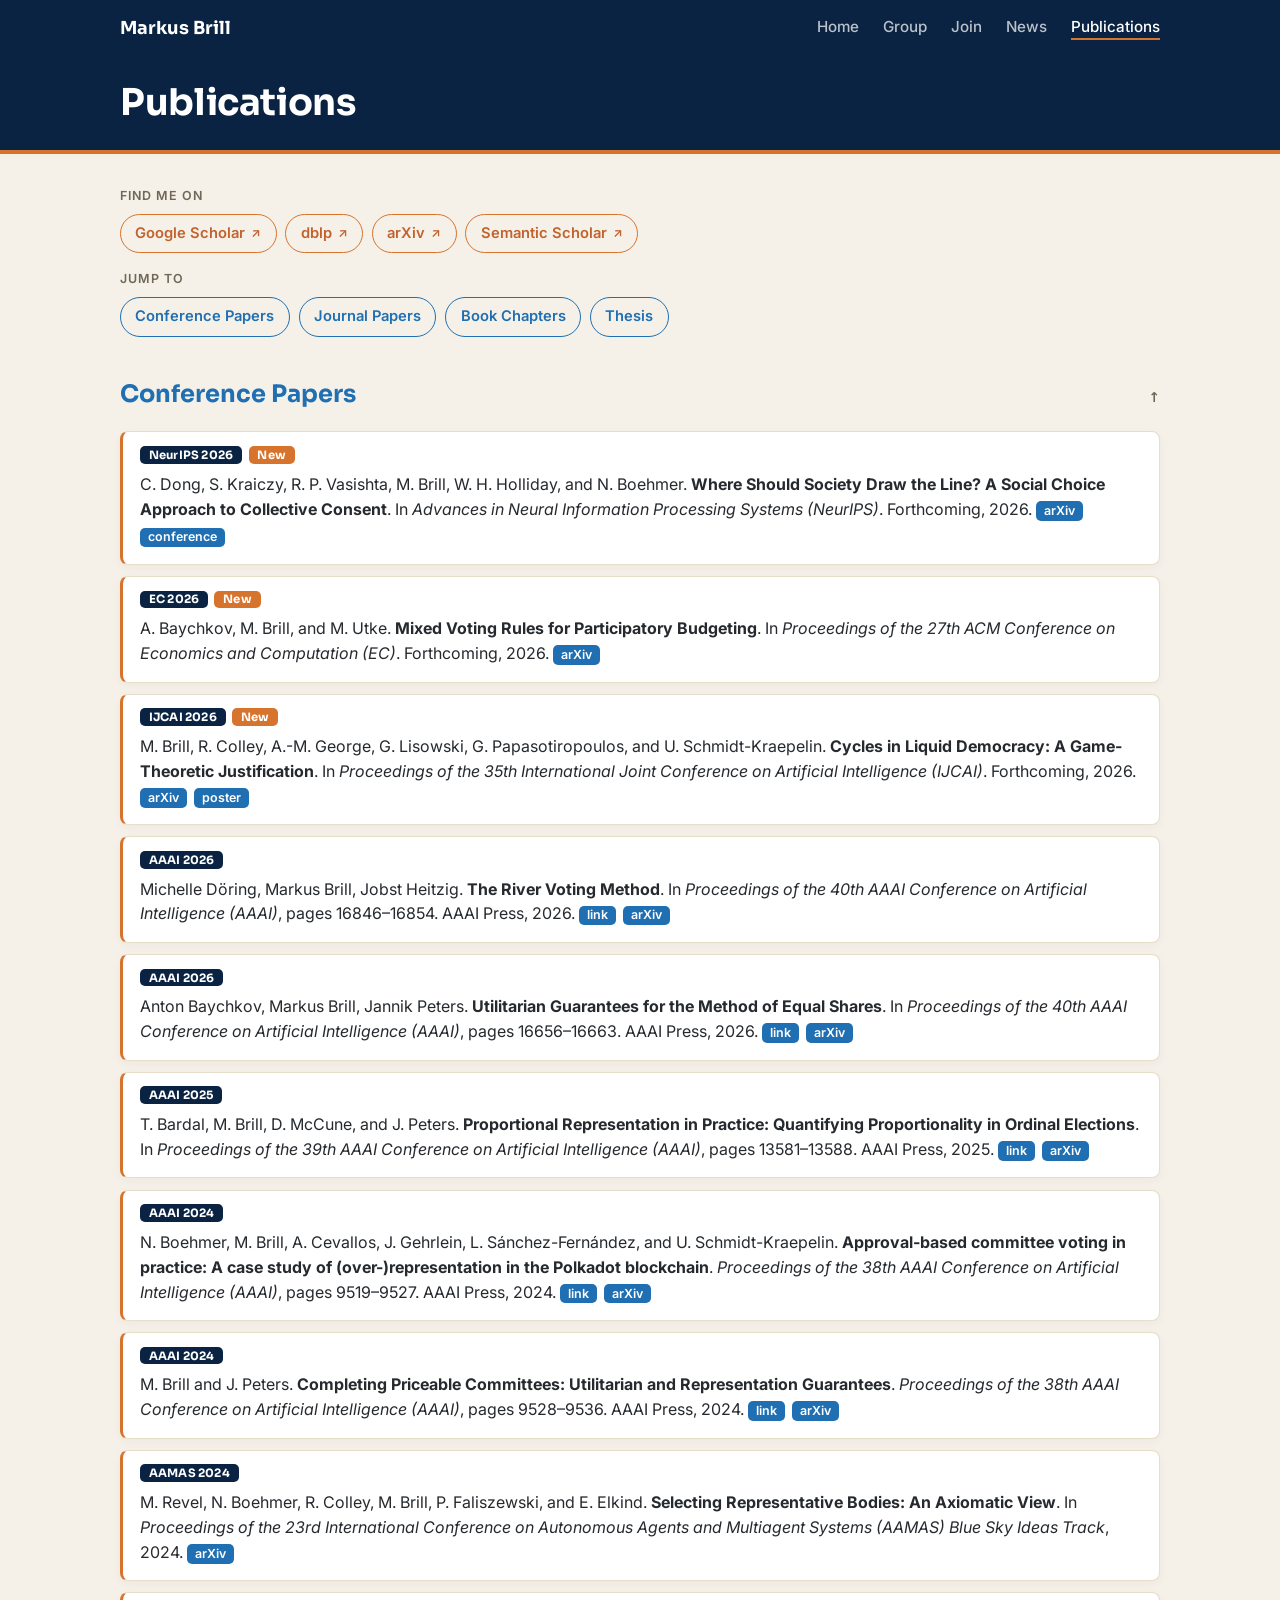
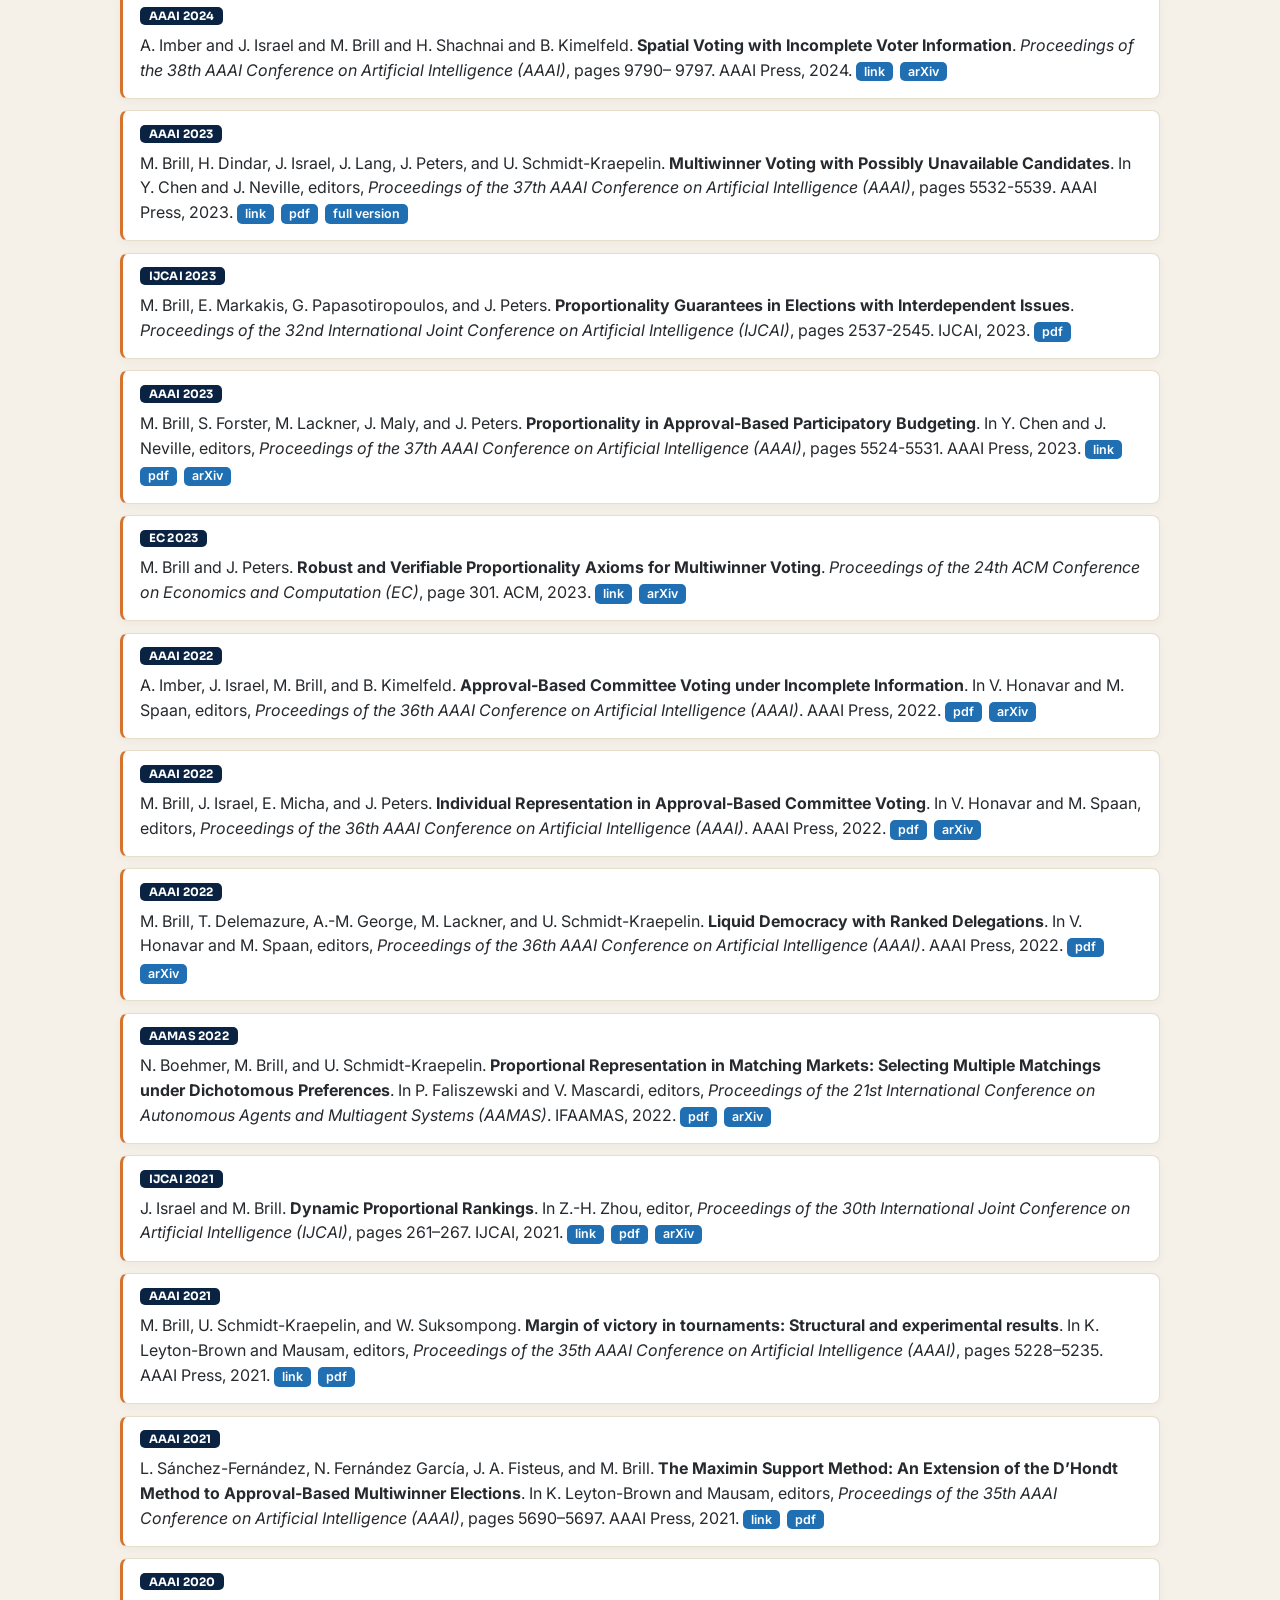
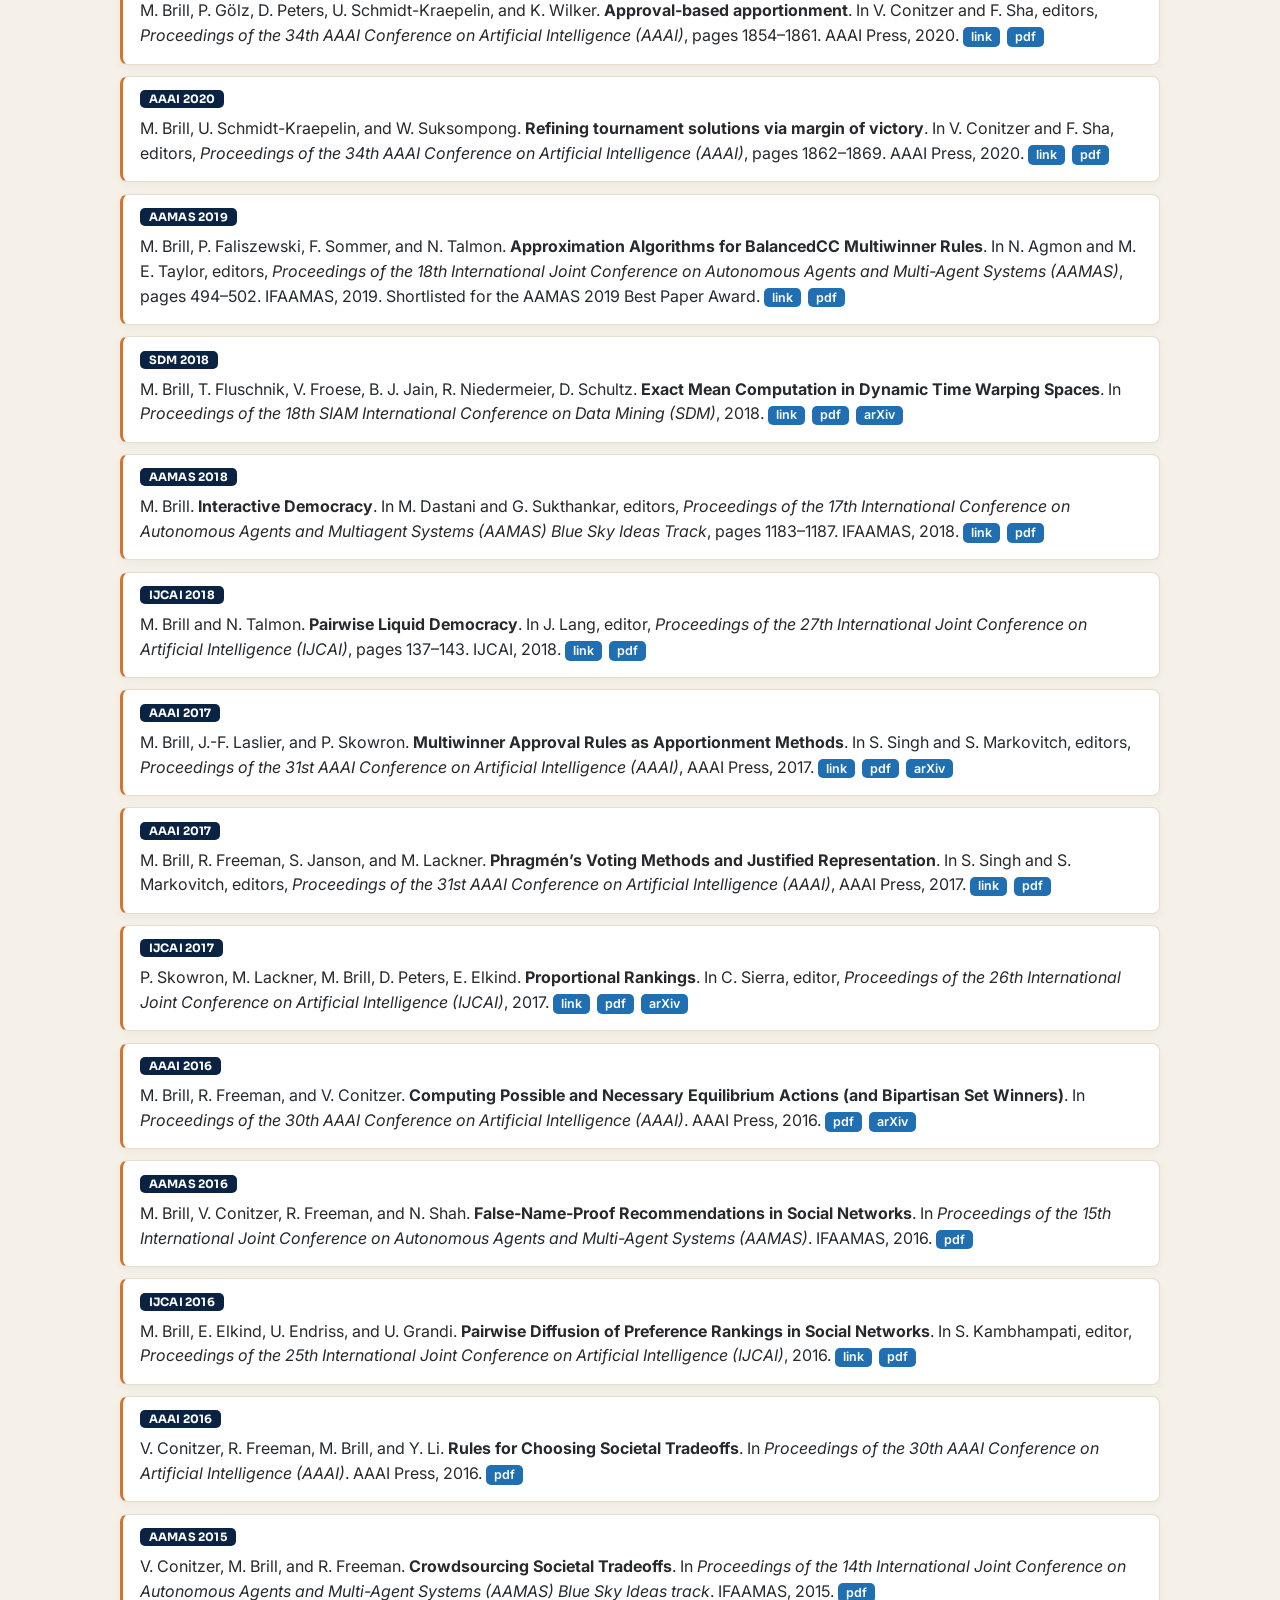
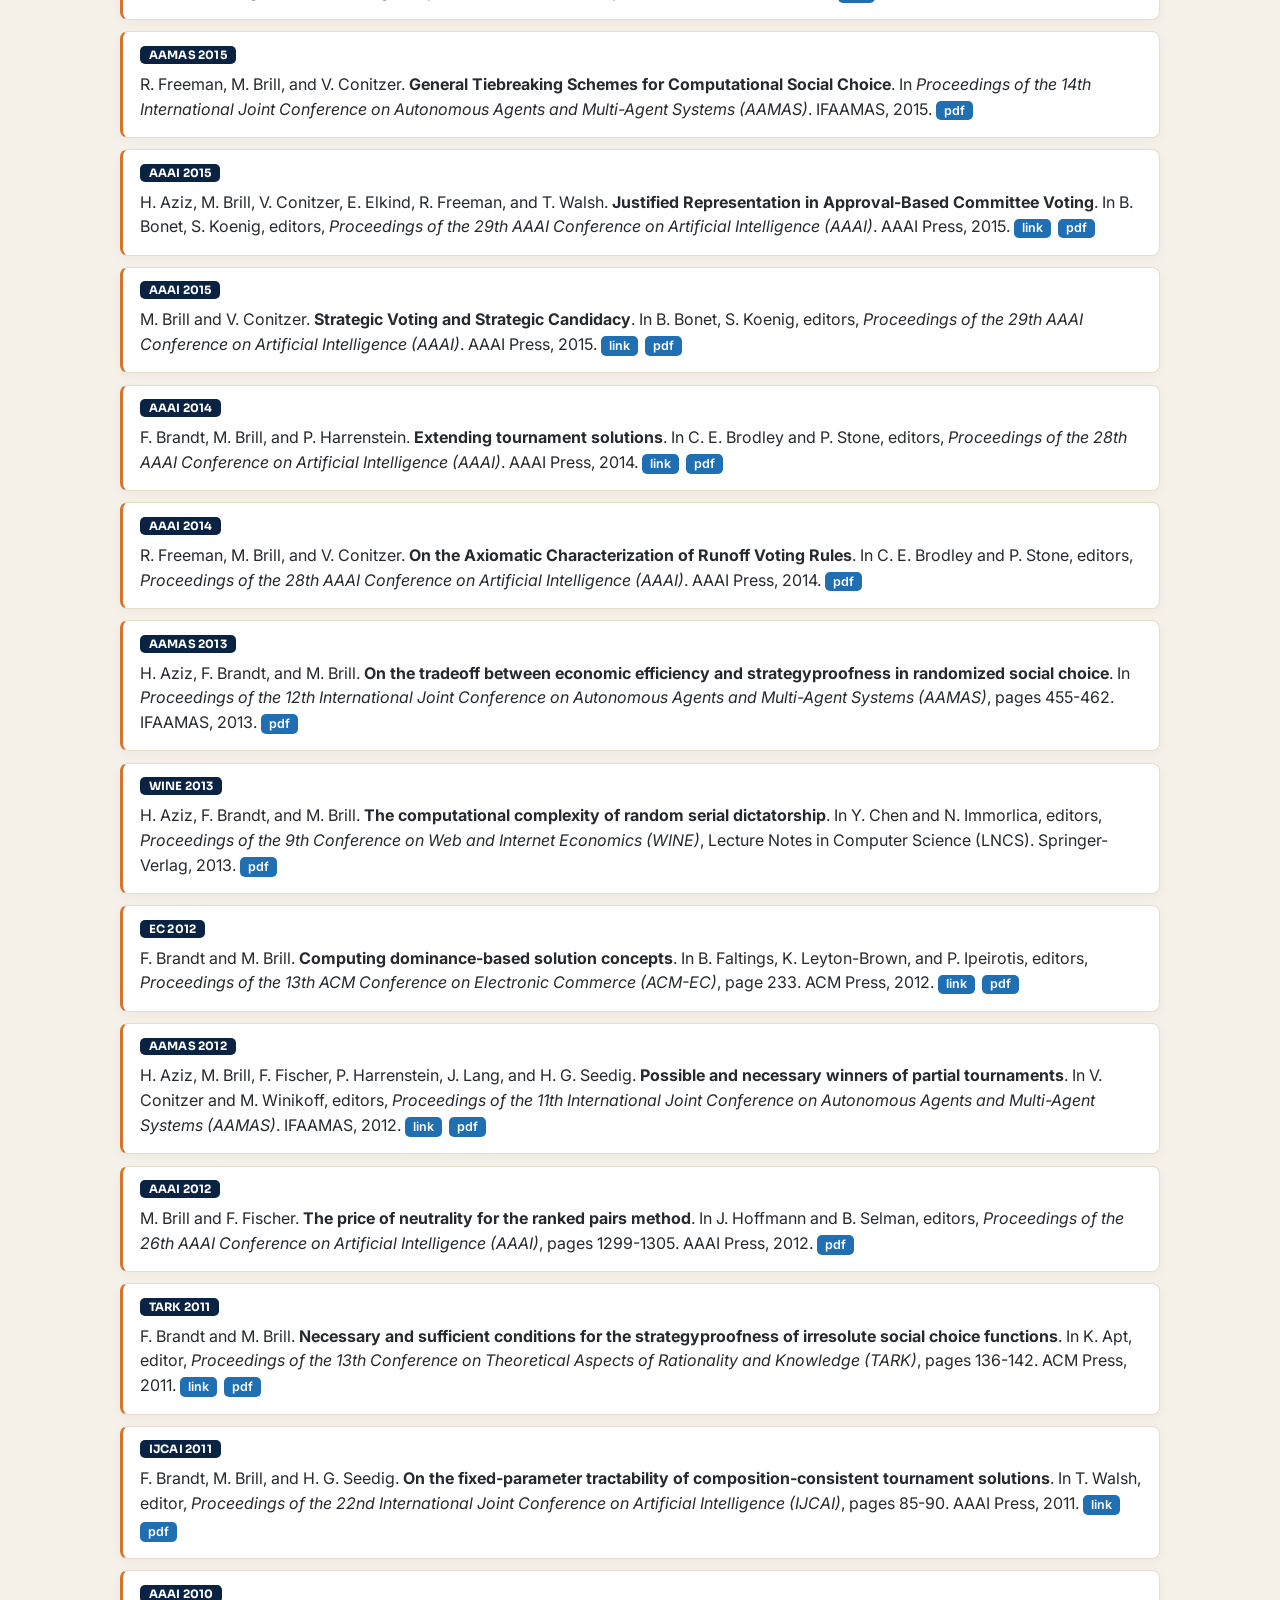
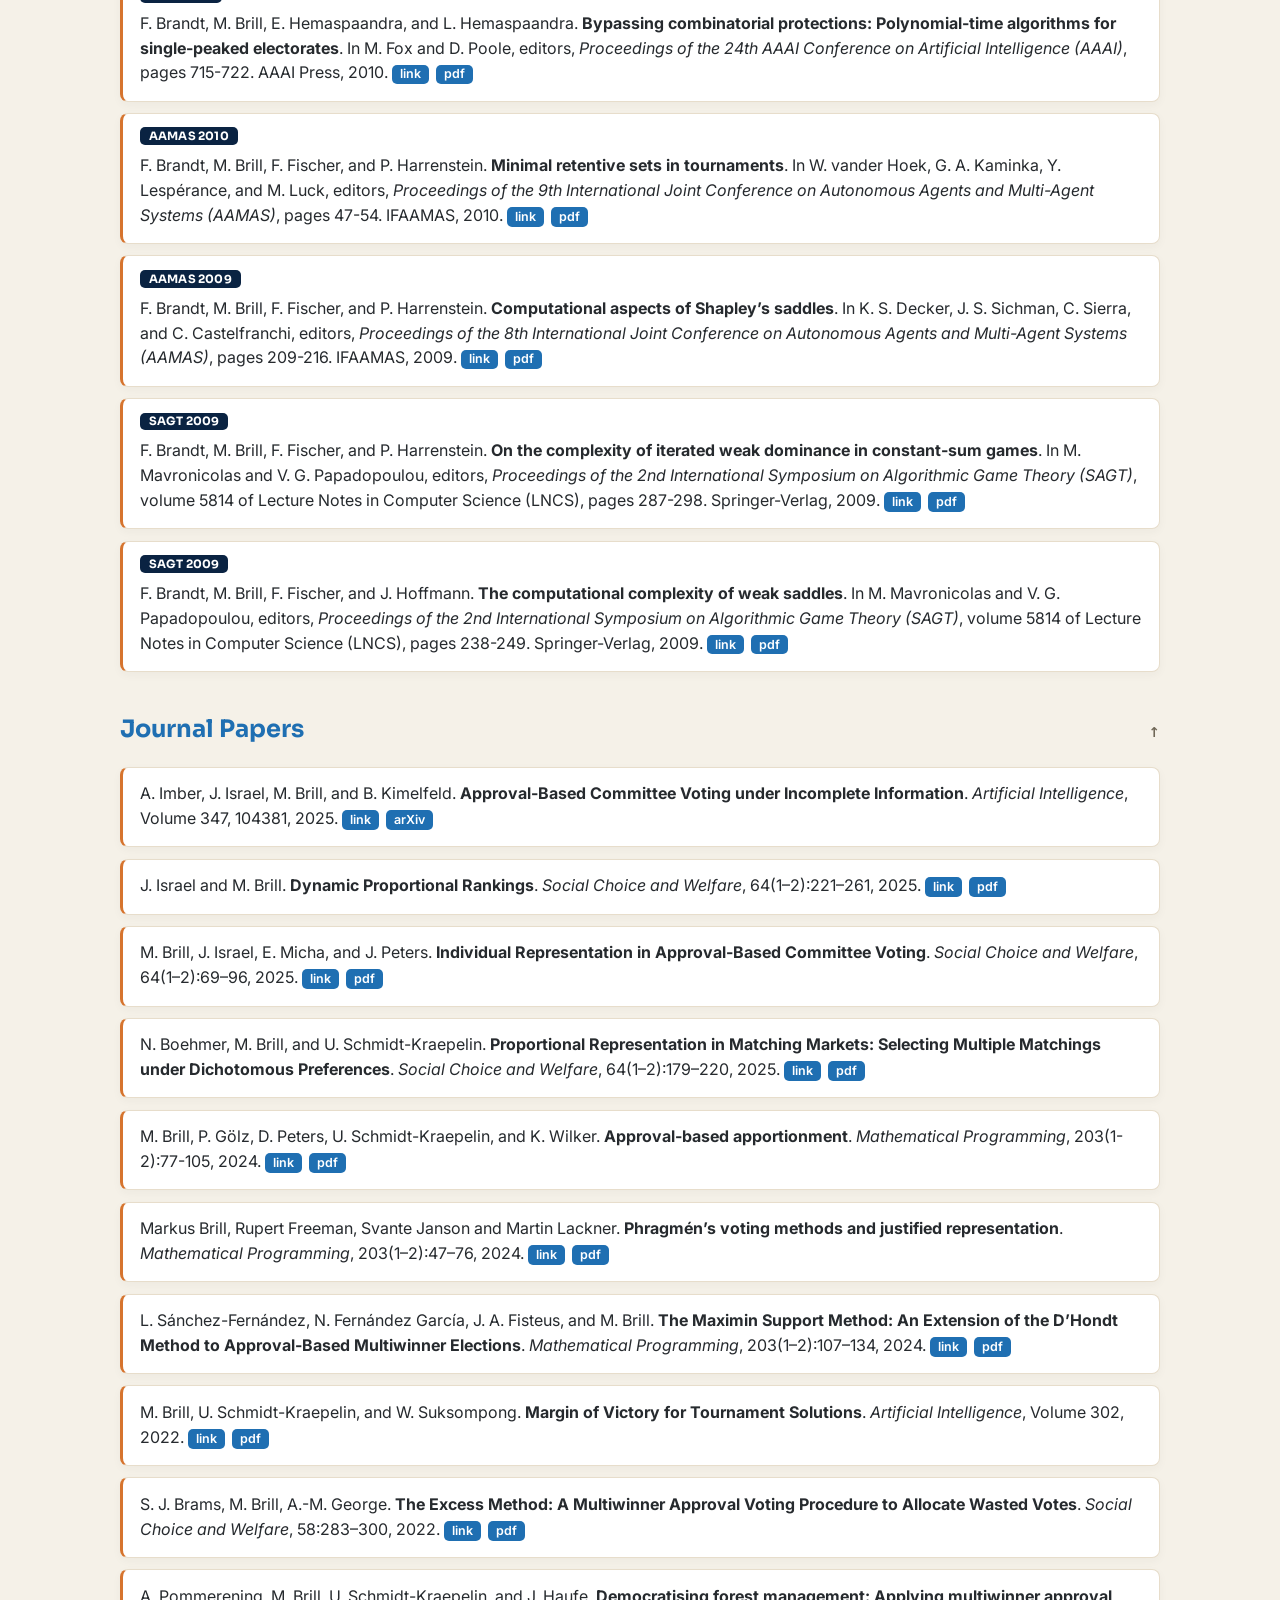
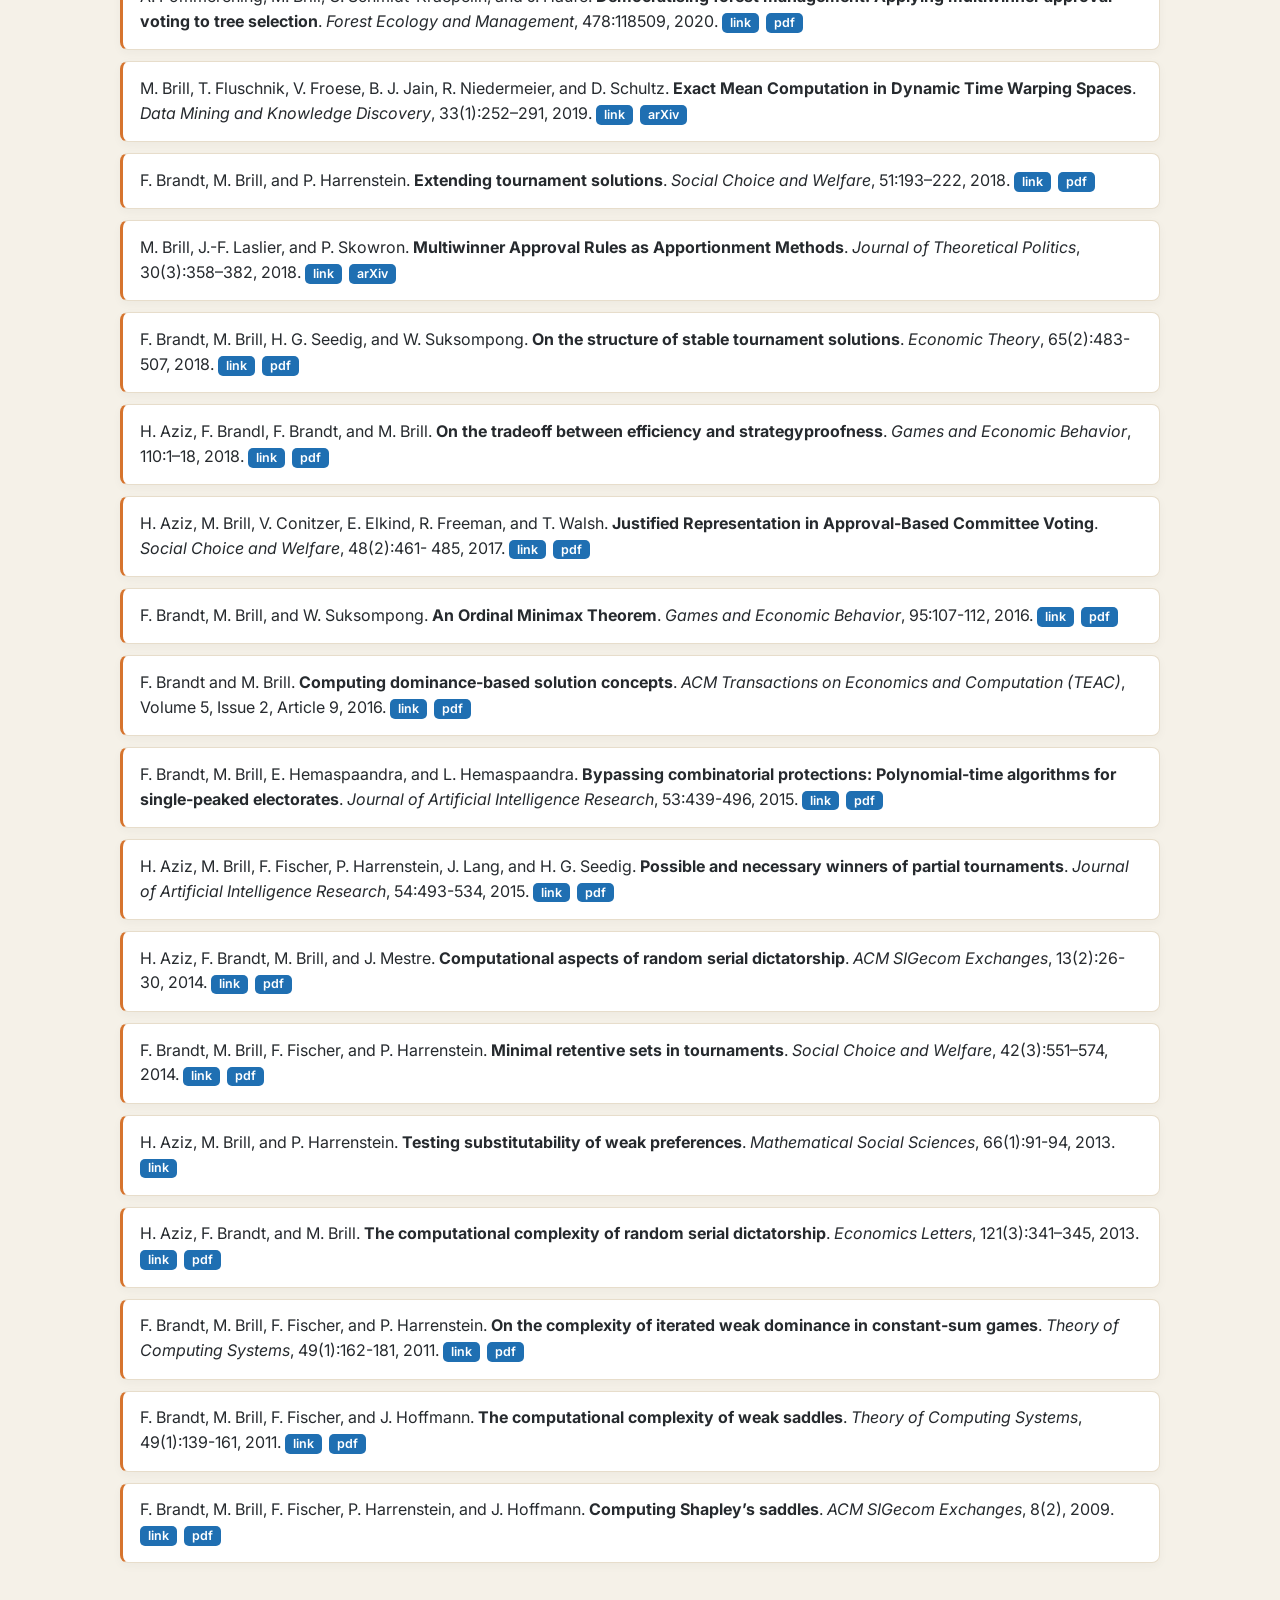
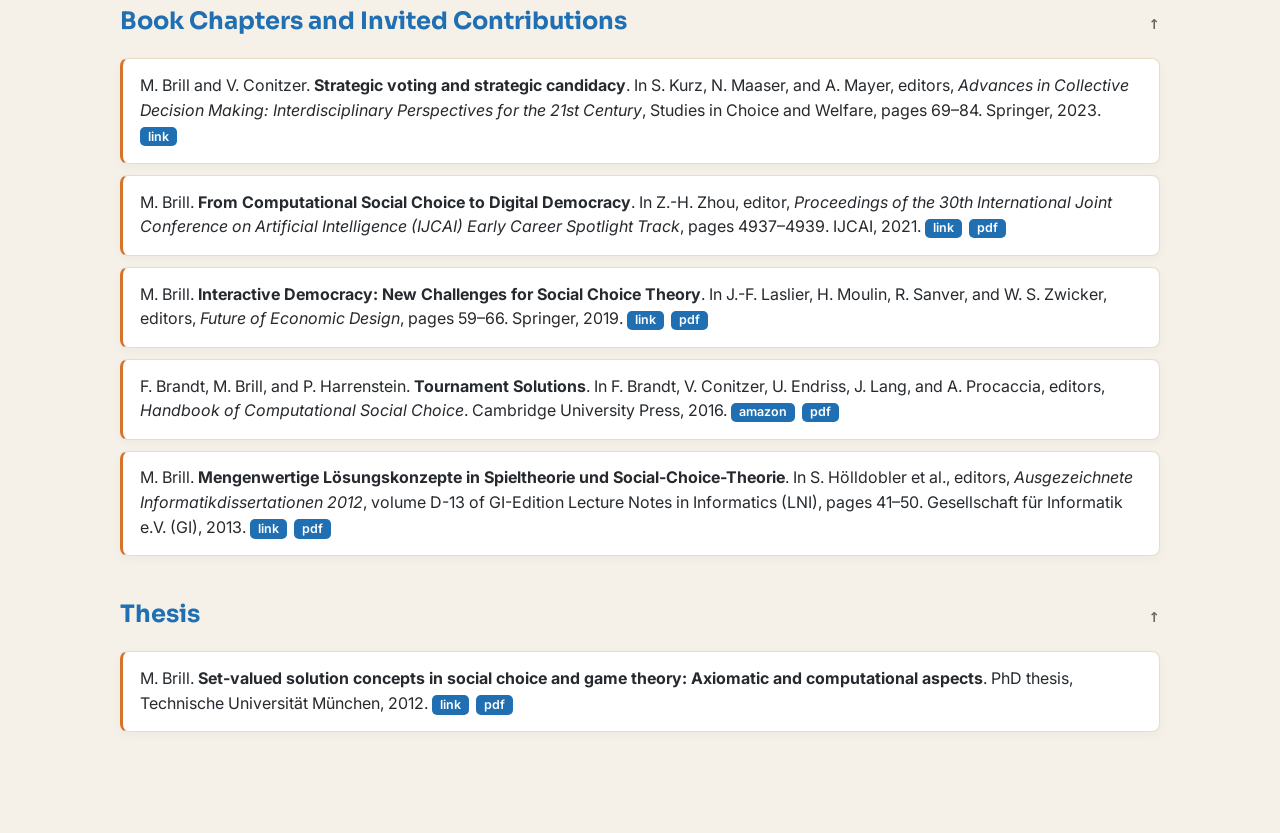
<file: docs/publications.html>
<!DOCTYPE html>
<html lang="en">
<head>
<meta charset="utf-8">
<meta name="viewport" content="width=device-width, initial-scale=1">
<title>Publications — Markus Brill</title>
<link rel="preconnect" href="https://fonts.googleapis.com"><link rel="preconnect" href="https://fonts.gstatic.com" crossorigin><link href="https://fonts.googleapis.com/css2?family=Sora:wght@600;700;800&family=Inter:wght@400;500;600&display=swap" rel="stylesheet">
<link rel="stylesheet" href="styles.css">
<link rel="icon" href="favicon.ico" sizes="any">
<link rel="icon" href="favicon.svg" type="image/svg+xml">
<link rel="apple-touch-icon" href="apple-touch-icon.png">
</head>
<body>
<nav class="navbar"><div class="nav-inner"><a class="brand" href="index.html">Markus Brill</a><div class="navlinks"><a class="" href="index.html">Home</a><a class="" href="group.html">Group</a><a class="" href="join.html">Join</a><a class="" href="news.html">News</a><a class="active" href="publications.html">Publications</a></div></div></nav>
<header class="page-head" id="top"><div class="page-head-inner"><h1>Publications</h1></div></header>
<main class="wrap pubs">
<div class="pub-top">
<p class="cap">Find me on</p>
<div class="link-row ext">
<a href="http://scholar.google.de/citations?user=LeFkVsYAAAAJ&amp;hl=de" target="_blank" rel="noopener">Google Scholar <span class="ar">↗</span></a>
<a href="https://dblp.org/pid/65/7116" target="_blank" rel="noopener">dblp <span class="ar">↗</span></a>
<a href="https://arxiv.org/search/?query=Brill%2C+Markus&amp;searchtype=all&amp;abstracts=show&amp;order=-announced_date_first&amp;size=50" target="_blank" rel="noopener">arXiv <span class="ar">↗</span></a>
<a href="https://www.semanticscholar.org/author/Markus-Brill/144336432" target="_blank" rel="noopener">Semantic Scholar <span class="ar">↗</span></a>
</div>
<p class="cap">Jump to</p>
<div class="link-row int">
<a href="#conference-papers">Conference Papers</a>
<a href="#journal-papers">Journal Papers</a>
<a href="#book-chapters-and-invited-contributions">Book Chapters</a>
<a href="#thesis">Thesis</a>
</div>
</div>

<h2 id="conference-papers"><span>Conference Papers</span><a class="toplink" href="#top" title="Back to top">↑</a></h2><ul><li><span class="pub-tags"><span class="pub-badge">NeurIPS 2026</span><span class="pub-badge new">New</span></span>C. Dong, S. Kraiczy, R. P. Vasishta, M. Brill, W. H. Holliday, and N. Boehmer. <strong>Where Should Society Draw the Line? A Social Choice Approach to Collective Consent</strong>. In <em>Advances in Neural Information Processing Systems (NeurIPS)</em>. Forthcoming, 2026. <a class="ref" href="https://arxiv.org/abs/2609.10759">arXiv</a> <a class="ref" href="https://neurips.cc/virtual/2026/loc/sydney/poster/148371">conference</a></li><li><span class="pub-tags"><span class="pub-badge">EC 2026</span><span class="pub-badge new">New</span></span>A. Baychkov, M. Brill, and M. Utke. <strong>Mixed Voting Rules for Participatory Budgeting</strong>. In <em>Proceedings of the 27th ACM Conference on Economics and Computation (EC)</em>. Forthcoming, 2026. <a class="ref" href="https://arxiv.org/abs/2606.23320">arXiv</a></li><li><span class="pub-tags"><span class="pub-badge">IJCAI 2026</span><span class="pub-badge new">New</span></span>M. Brill, R. Colley, A.-M. George, G. Lisowski, G. Papasotiropoulos, and U. Schmidt-Kraepelin. <strong>Cycles in Liquid Democracy: A Game-Theoretic Justification</strong>. In <em>Proceedings of the 35th International Joint Conference on Artificial Intelligence (IJCAI)</em>. Forthcoming, 2026. <a class="ref" href="https://arxiv.org/abs/2607.12610">arXiv</a> <a class="ref" href="assets/posters/cycles-in-liquid-democracy-poster.pdf">poster</a></li><li><span class="pub-tags"><span class="pub-badge">AAAI 2026</span></span>Michelle Döring, Markus Brill, Jobst Heitzig. <strong>The River Voting Method</strong>. In <em>Proceedings of the 40th AAAI Conference on Artificial Intelligence (AAAI)</em>, pages 16846–16854. AAAI Press, 2026. <a class="ref" href="https://ojs.aaai.org/index.php/AAAI/article/view/38729">link</a> <a class="ref" href="https://arxiv.org/abs/2504.14195">arXiv</a></li><li><span class="pub-tags"><span class="pub-badge">AAAI 2026</span></span>Anton Baychkov, Markus Brill, Jannik Peters. <strong>Utilitarian Guarantees for the Method of Equal Shares</strong>. In <em>Proceedings of the 40th AAAI Conference on Artificial Intelligence (AAAI)</em>, pages 16656–16663. AAAI Press, 2026. <a class="ref" href="https://ojs.aaai.org/index.php/AAAI/article/view/38707">link</a> <a class="ref" href="https://www.arxiv.org/abs/2511.20929">arXiv</a></li><li><span class="pub-tags"><span class="pub-badge">AAAI 2025</span></span>T. Bardal, M. Brill, D. McCune, and J. Peters. <strong>Proportional Representation in Practice: Quantifying Proportionality in Ordinal Elections</strong>. In <em>Proceedings of the 39th AAAI Conference on Artificial Intelligence (AAAI)</em>, pages 13581–13588. AAAI Press, 2025. <a class="ref" href="https://ojs.aaai.org/index.php/AAAI/article/view/33483">link</a> <a class="ref" href="https://arxiv.org/html/2505.00520v1">arXiv</a></li><li><span class="pub-tags"><span class="pub-badge">AAAI 2024</span></span>N. Boehmer, M. Brill, A. Cevallos, J. Gehrlein, L. Sánchez-Fernández, and U. Schmidt-Kraepelin. <strong>Approval-based committee voting in practice: A case study of (over-)representation in the Polkadot blockchain</strong>. <em>Proceedings of the 38th AAAI Conference on Artificial Intelligence (AAAI)</em>, pages 9519–9527. AAAI Press, 2024. <a class="ref" href="https://ojs.aaai.org/index.php/AAAI/article/view/28807">link</a> <a class="ref" href="https://arxiv.org/abs/2312.11408">arXiv</a></li><li><span class="pub-tags"><span class="pub-badge">AAAI 2024</span></span>M. Brill and J. Peters. <strong>Completing Priceable Committees: Utilitarian and Representation Guarantees</strong>. <em>Proceedings of the 38th AAAI Conference on Artificial Intelligence (AAAI)</em>, pages 9528–9536. AAAI Press, 2024. <a class="ref" href="https://ojs.aaai.org/index.php/AAAI/article/view/28808">link</a> <a class="ref" href="https://arxiv.org/abs/2312.08187">arXiv</a></li><li><span class="pub-tags"><span class="pub-badge">AAMAS 2024</span></span>M. Revel, N. Boehmer, R. Colley, M. Brill, P. Faliszewski, and E. Elkind. <strong>Selecting Representative Bodies: An Axiomatic View</strong>. In <em>Proceedings of the 23rd International Conference on Autonomous Agents and Multiagent Systems (AAMAS) Blue Sky Ideas Track</em>, 2024. <a class="ref" href="https://browse.arxiv.org/abs/2304.02774">arXiv</a></li><li><span class="pub-tags"><span class="pub-badge">AAAI 2024</span></span>A. Imber and J. Israel and M. Brill and H. Shachnai and B. Kimelfeld. <strong>Spatial Voting with Incomplete Voter Information</strong>. <em>Proceedings of the 38th AAAI Conference on Artificial Intelligence (AAAI)</em>, pages 9790– 9797. AAAI Press, 2024. <a class="ref" href="https://ojs.aaai.org/index.php/AAAI/article/view/28838">link</a> <a class="ref" href="https://arxiv.org/abs/2302.08929">arXiv</a></li><li><span class="pub-tags"><span class="pub-badge">AAAI 2023</span></span>M. Brill, H. Dindar, J. Israel, J. Lang, J. Peters, and U. Schmidt-Kraepelin. <strong>Multiwinner Voting with Possibly Unavailable Candidates</strong>. In Y. Chen and J. Neville, editors, <em>Proceedings of the 37th AAAI Conference on Artificial Intelligence (AAAI)</em>, pages 5532-5539. AAAI Press, 2023. <a class="ref" href="https://ojs.aaai.org/index.php/AAAI/article/view/25687">link</a> <a class="ref" href="https://ojs.aaai.org/index.php/AAAI/article/view/25687/25459">pdf</a> <a class="ref" href="https://tubcloud.tu-berlin.de/s/YeTDLx9dKzZgRws">full version</a></li><li><span class="pub-tags"><span class="pub-badge">IJCAI 2023</span></span>M. Brill, E. Markakis, G. Papasotiropoulos, and J. Peters. <strong>Proportionality Guarantees in Elections with Interdependent Issues</strong>. <em>Proceedings of the 32nd International Joint Conference on Artificial Intelligence (IJCAI)</em>, pages 2537-2545. IJCAI, 2023. <a class="ref" href="https://www.ijcai.org/proceedings/2023/0282.pdf">pdf</a></li><li><span class="pub-tags"><span class="pub-badge">AAAI 2023</span></span>M. Brill, S. Forster, M. Lackner, J. Maly, and J. Peters. <strong>Proportionality in Approval-Based Participatory Budgeting</strong>. In Y. Chen and J. Neville, editors, <em>Proceedings of the 37th AAAI Conference on Artificial Intelligence (AAAI)</em>, pages 5524-5531. AAAI Press, 2023. <a class="ref" href="https://ojs.aaai.org/index.php/AAAI/article/view/25686">link</a> <a class="ref" href="https://ojs.aaai.org/index.php/AAAI/article/view/25686/25458">pdf</a> <a class="ref" href="https://arxiv.org/abs/2302.03672">arXiv</a></li><li><span class="pub-tags"><span class="pub-badge">EC 2023</span></span>M. Brill and J. Peters. <strong>Robust and Verifiable Proportionality Axioms for Multiwinner Voting</strong>. <em>Proceedings of the 24th ACM Conference on Economics and Computation (EC)</em>, page 301. ACM, 2023. <a class="ref" href="https://dl.acm.org/doi/10.1145/3580507.3597785">link</a> <a class="ref" href="https://arxiv.org/abs/2302.01989">arXiv</a></li><li><span class="pub-tags"><span class="pub-badge">AAAI 2022</span></span>A. Imber, J. Israel, M. Brill, and B. Kimelfeld. <strong>Approval-Based Committee Voting under Incomplete Information</strong>. In V. Honavar and M. Spaan, editors, <em>Proceedings of the 36th AAAI Conference on Artificial Intelligence (AAAI)</em>. AAAI Press, 2022. <a class="ref" href="https://ojs.aaai.org/index.php/AAAI/article/view/20440/20199">pdf</a> <a class="ref" href="https://arxiv.org/abs/2103.14847">arXiv</a></li><li><span class="pub-tags"><span class="pub-badge">AAAI 2022</span></span>M. Brill, J. Israel, E. Micha, and J. Peters. <strong>Individual Representation in Approval-Based Committee Voting</strong>. In V. Honavar and M. Spaan, editors, <em>Proceedings of the 36th AAAI Conference on Artificial Intelligence (AAAI)</em>. AAAI Press, 2022. <a class="ref" href="https://ojs.aaai.org/index.php/AAAI/article/view/20418/20177">pdf</a> <a class="ref" href="https://arxiv.org/abs/2112.05193">arXiv</a></li><li><span class="pub-tags"><span class="pub-badge">AAAI 2022</span></span>M. Brill, T. Delemazure, A.-M. George, M. Lackner, and U. Schmidt-Kraepelin. <strong>Liquid Democracy with Ranked Delegations</strong>. In V. Honavar and M. Spaan, editors, <em>Proceedings of the 36th AAAI Conference on Artificial Intelligence (AAAI)</em>. AAAI Press, 2022. <a class="ref" href="https://ojs.aaai.org/index.php/AAAI/article/view/20417/20176">pdf</a> <a class="ref" href="https://arxiv.org/abs/2112.07509">arXiv</a></li><li><span class="pub-tags"><span class="pub-badge">AAMAS 2022</span></span>N. Boehmer, M. Brill, and U. Schmidt-Kraepelin. <strong>Proportional Representation in Matching Markets: Selecting Multiple Matchings under Dichotomous Preferences</strong>. In P. Faliszewski and V. Mascardi, editors, <em>Proceedings of the 21st International Conference on Autonomous Agents and Multiagent Systems (AAMAS)</em>. IFAAMAS, 2022. <a class="ref" href="https://ifaamas.org/Proceedings/aamas2022/pdfs/p136.pdf">pdf</a> <a class="ref" href="https://arxiv.org/abs/2102.07441">arXiv</a></li><li><span class="pub-tags"><span class="pub-badge">IJCAI 2021</span></span>J. Israel and M. Brill. <strong>Dynamic Proportional Rankings</strong>. In Z.-H. Zhou, editor, <em>Proceedings of the 30th International Joint Conference on Artificial Intelligence (IJCAI)</em>, pages 261–267. IJCAI, 2021. <a class="ref" href="https://www.ijcai.org/proceedings/2021/37">link</a> <a class="ref" href="https://www.ijcai.org/proceedings/2021/0037.pdf">pdf</a> <a class="ref" href="https://arxiv.org/abs/2105.08043">arXiv</a></li><li><span class="pub-tags"><span class="pub-badge">AAAI 2021</span></span>M. Brill, U. Schmidt-Kraepelin, and W. Suksompong. <strong>Margin of victory in tournaments: Structural and experimental results</strong>. In K. Leyton-Brown and Mausam, editors, <em>Proceedings of the 35th AAAI Conference on Artificial Intelligence (AAAI)</em>, pages 5228–5235. AAAI Press, 2021. <a class="ref" href="https://ojs.aaai.org/index.php/AAAI/article/view/16660">link</a> <a class="ref" href="https://ojs.aaai.org/index.php/AAAI/article/view/16660/16467">pdf</a></li><li><span class="pub-tags"><span class="pub-badge">AAAI 2021</span></span>L. Sánchez-Fernández, N. Fernández García, J. A. Fisteus, and M. Brill. <strong>The Maximin Support Method: An Extension of the D’Hondt Method to Approval-Based Multiwinner Elections</strong>. In K. Leyton-Brown and Mausam, editors, <em>Proceedings of the 35th AAAI Conference on Artificial Intelligence (AAAI)</em>, pages 5690–5697. AAAI Press, 2021. <a class="ref" href="https://ojs.aaai.org/index.php/AAAI/article/view/16714">link</a> <a class="ref" href="https://ojs.aaai.org/index.php/AAAI/article/view/16714/16521">pdf</a></li><li><span class="pub-tags"><span class="pub-badge">AAAI 2020</span></span>M. Brill, P. Gölz, D. Peters, U. Schmidt-Kraepelin, and K. Wilker. <strong>Approval-based apportionment</strong>. In V. Conitzer and F. Sha, editors, <em>Proceedings of the 34th AAAI Conference on Artificial Intelligence (AAAI)</em>, pages 1854–1861. AAAI Press, 2020. <a class="ref" href="https://ojs.aaai.org/index.php/AAAI/article/view/5553">link</a> <a class="ref" href="https://ojs.aaai.org/index.php/AAAI/article/view/5553/5409">pdf</a></li><li><span class="pub-tags"><span class="pub-badge">AAAI 2020</span></span>M. Brill, U. Schmidt-Kraepelin, and W. Suksompong. <strong>Refining tournament solutions via margin of victory</strong>. In V. Conitzer and F. Sha, editors, <em>Proceedings of the 34th AAAI Conference on Artificial Intelligence (AAAI)</em>, pages 1862–1869. AAAI Press, 2020. <a class="ref" href="https://ojs.aaai.org/index.php/AAAI/article/view/5554">link</a> <a class="ref" href="https://ojs.aaai.org/index.php/AAAI/article/view/5554/5410">pdf</a></li><li><span class="pub-tags"><span class="pub-badge">AAMAS 2019</span></span>M. Brill, P. Faliszewski, F. Sommer, and N. Talmon. <strong>Approximation Algorithms for BalancedCC Multiwinner Rules</strong>. In N. Agmon and M. E. Taylor, editors, <em>Proceedings of the 18th International Joint Conference on Autonomous Agents and Multi-Agent Systems (AAMAS)</em>, pages 494–502. IFAAMAS, 2019. Shortlisted for the AAMAS 2019 Best Paper Award. <a class="ref" href="https://dl.acm.org/doi/10.5555/3306127.3331732">link</a> <a class="ref" href="https://www.ifaamas.org/Proceedings/aamas2019/pdfs/p494.pdf">pdf</a></li><li><span class="pub-tags"><span class="pub-badge">SDM 2018</span></span>M. Brill, T. Fluschnik, V. Froese, B. J. Jain, R. Niedermeier, D. Schultz. <strong>Exact Mean Computation in Dynamic Time Warping Spaces</strong>. In <em>Proceedings of the 18th SIAM International Conference on Data Mining (SDM)</em>, 2018. <a class="ref" href="https://epubs.siam.org/doi/abs/10.1137/1.9781611975321.61">link</a> <a class="ref" href="https://epubs.siam.org/doi/pdf/10.1137/1.9781611975321.61">pdf</a> <a class="ref" href="https://arxiv.org/abs/1710.08937">arXiv</a></li><li><span class="pub-tags"><span class="pub-badge">AAMAS 2018</span></span>M. Brill. <strong>Interactive Democracy</strong>. In M. Dastani and G. Sukthankar, editors, <em>Proceedings of the 17th International Conference on Autonomous Agents and Multiagent Systems (AAMAS) Blue Sky Ideas Track</em>, pages 1183–1187. IFAAMAS, 2018. <a class="ref" href="https://dl.acm.org/doi/10.5555/3237383.3237873">link</a> <a class="ref" href="https://ifaamas.org/Proceedings/aamas2018/pdfs/p1183.pdf">pdf</a></li><li><span class="pub-tags"><span class="pub-badge">IJCAI 2018</span></span>M. Brill and N. Talmon. <strong>Pairwise Liquid Democracy</strong>. In J. Lang, editor, <em>Proceedings of the 27th International Joint Conference on Artificial Intelligence (IJCAI)</em>, pages 137–143. IJCAI, 2018. <a class="ref" href="https://www.ijcai.org/proceedings/2018/19">link</a> <a class="ref" href="https://www.ijcai.org/proceedings/2018/0019.pdf">pdf</a></li><li><span class="pub-tags"><span class="pub-badge">AAAI 2017</span></span>M. Brill, J.-F. Laslier, and P. Skowron. <strong>Multiwinner Approval Rules as Apportionment Methods</strong>. In S. Singh and S. Markovitch, editors, <em>Proceedings of the 31st AAAI Conference on Artificial Intelligence (AAAI)</em>, AAAI Press, 2017. <a class="ref" href="https://aaai.org/ocs/index.php/AAAI/AAAI17/paper/view/14782">link</a> <a class="ref" href="https://drive.google.com/open?id=0B6uqYCba5GvPMllxQWtDdG1OczQ">pdf</a> <a class="ref" href="https://arxiv.org/abs/1611.08691">arXiv</a></li><li><span class="pub-tags"><span class="pub-badge">AAAI 2017</span></span>M. Brill, R. Freeman, S. Janson, and M. Lackner. <strong>Phragmén’s Voting Methods and Justified Representation</strong>. In S. Singh and S. Markovitch, editors, <em>Proceedings of the 31st AAAI Conference on Artificial Intelligence (AAAI)</em>, AAAI Press, 2017. <a class="ref" href="https://aaai.org/ocs/index.php/AAAI/AAAI17/paper/view/14757">link</a> <a class="ref" href="https://drive.google.com/open?id=0B6uqYCba5GvPQnBYcHVIa1FBNjg">pdf</a></li><li><span class="pub-tags"><span class="pub-badge">IJCAI 2017</span></span>P. Skowron, M. Lackner, M. Brill, D. Peters, E. Elkind. <strong>Proportional Rankings</strong>. In C. Sierra, editor, <em>Proceedings of the 26th International Joint Conference on Artificial Intelligence (IJCAI)</em>, 2017. <a class="ref" href="https://www.ijcai.org/proceedings/2017/58">link</a> <a class="ref" href="https://www.ijcai.org/proceedings/2017/0058.pdf">pdf</a> <a class="ref" href="https://arxiv.org/abs/1612.01434">arXiv</a></li><li><span class="pub-tags"><span class="pub-badge">AAAI 2016</span></span>M. Brill, R. Freeman, and V. Conitzer. <strong>Computing Possible and Necessary Equilibrium Actions (and Bipartisan Set Winners)</strong>. In <em>Proceedings of the 30th AAAI Conference on Artificial Intelligence (AAAI)</em>. AAAI Press, 2016. <a class="ref" href="https://drive.google.com/file/d/0B6uqYCba5GvPczBTdWRsdlQ0OUk/view?usp=sharing">pdf</a> <a class="ref" href="https://arxiv.org/abs/2104.14317">arXiv</a></li><li><span class="pub-tags"><span class="pub-badge">AAMAS 2016</span></span>M. Brill, V. Conitzer, R. Freeman, and N. Shah. <strong>False-Name-Proof Recommendations in Social Networks</strong>. In <em>Proceedings of the 15th International Joint Conference on Autonomous Agents and Multi-Agent Systems (AAMAS)</em>. IFAAMAS, 2016. <a class="ref" href="https://users.cs.duke.edu/~conitzer/FNPrecAAMAS16full.pdf">pdf</a></li><li><span class="pub-tags"><span class="pub-badge">IJCAI 2016</span></span>M. Brill, E. Elkind, U. Endriss, and U. Grandi. <strong>Pairwise Diffusion of Preference Rankings in Social Networks</strong>. In S. Kambhampati, editor, <em>Proceedings of the 25th International Joint Conference on Artificial Intelligence (IJCAI)</em>, 2016. <a class="ref" href="https://www.ijcai.org/Abstract/16/026">link</a> <a class="ref" href="https://staff.fnwi.uva.nl/u.endriss/pubs/files/BrillEtAlIJCAI2016.pdf">pdf</a></li><li><span class="pub-tags"><span class="pub-badge">AAAI 2016</span></span>V. Conitzer, R. Freeman, M. Brill, and Y. Li. <strong>Rules for Choosing Societal Tradeoffs</strong>. In <em>Proceedings of the 30th AAAI Conference on Artificial Intelligence (AAAI)</em>. AAAI Press, 2016. <a class="ref" href="https://drive.google.com/file/d/0B6uqYCba5GvPRC1DaEVhN0hOcms/view?usp=sharing">pdf</a></li><li><span class="pub-tags"><span class="pub-badge">AAMAS 2015</span></span>V. Conitzer, M. Brill, and R. Freeman. <strong>Crowdsourcing Societal Tradeoffs</strong>. In <em>Proceedings of the 14th International Joint Conference on Autonomous Agents and Multi-Agent Systems (AAMAS) Blue Sky Ideas track</em>. IFAAMAS, 2015. <a class="ref" href="http://www.cs.duke.edu/~conitzer/crowdsourcingAAMAS15.pdf">pdf</a></li><li><span class="pub-tags"><span class="pub-badge">AAMAS 2015</span></span>R. Freeman, M. Brill, and V. Conitzer. <strong>General Tiebreaking Schemes for Computational Social Choice</strong>. In <em>Proceedings of the 14th International Joint Conference on Autonomous Agents and Multi-Agent Systems (AAMAS)</em>. IFAAMAS, 2015. <a class="ref" href="http://www.cs.duke.edu/~conitzer/tiebreakingAAMAS15.pdf">pdf</a></li><li><span class="pub-tags"><span class="pub-badge">AAAI 2015</span></span>H. Aziz, M. Brill, V. Conitzer, E. Elkind, R. Freeman, and T. Walsh. <strong>Justified Representation in Approval-Based Committee Voting</strong>. In B. Bonet, S. Koenig, editors, <em>Proceedings of the 29th AAAI Conference on Artificial Intelligence (AAAI)</em>. AAAI Press, 2015. <a class="ref" href="http://www.aaai.org/ocs/index.php/AAAI/AAAI15/paper/view/9887">link</a> <a class="ref" href="http://www.cs.duke.edu/~conitzer/justifiedAAAI15.pdf">pdf</a></li><li><span class="pub-tags"><span class="pub-badge">AAAI 2015</span></span>M. Brill and V. Conitzer. <strong>Strategic Voting and Strategic Candidacy</strong>. In B. Bonet, S. Koenig, editors, <em>Proceedings of the 29th AAAI Conference on Artificial Intelligence (AAAI)</em>. AAAI Press, 2015. <a class="ref" href="http://www.aaai.org/ocs/index.php/AAAI/AAAI15/paper/view/9968">link</a> <a class="ref" href="http://www.cs.duke.edu/~conitzer/candidacyAAAI15.pdf">pdf</a></li><li><span class="pub-tags"><span class="pub-badge">AAAI 2014</span></span>F. Brandt, M. Brill, and P. Harrenstein. <strong>Extending tournament solutions</strong>. In C. E. Brodley and P. Stone, editors, <em>Proceedings of the 28th AAAI Conference on Artificial Intelligence (AAAI)</em>. AAAI Press, 2014. <a class="ref" href="http://www.aaai.org/ocs/index.php/AAAI/AAAI14/paper/view/8154">link</a> <a class="ref" href="http://dss.in.tum.de/files/brandt-research/extension.pdf">pdf</a></li><li><span class="pub-tags"><span class="pub-badge">AAAI 2014</span></span>R. Freeman, M. Brill, and V. Conitzer. <strong>On the Axiomatic Characterization of Runoff Voting Rules</strong>. In C. E. Brodley and P. Stone, editors, <em>Proceedings of the 28th AAAI Conference on Artificial Intelligence (AAAI)</em>. AAAI Press, 2014. <a class="ref" href="https://users.cs.duke.edu/~conitzer/runoffAAAI14.pdf">pdf</a></li><li><span class="pub-tags"><span class="pub-badge">AAMAS 2013</span></span>H. Aziz, F. Brandt, and M. Brill. <strong>On the tradeoff between economic efficiency and strategyproofness in randomized social choice</strong>. In <em>Proceedings of the 12th International Joint Conference on Autonomous Agents and Multi-Agent Systems (AAMAS)</em>, pages 455-462. IFAAMAS, 2013. <a class="ref" href="http://dss.in.tum.de/files/brandt-research/stratlott.pdf">pdf</a></li><li><span class="pub-tags"><span class="pub-badge">WINE 2013</span></span>H. Aziz, F. Brandt, and M. Brill. <strong>The computational complexity of random serial dictatorship</strong>. In Y. Chen and N. Immorlica, editors, <em>Proceedings of the 9th Conference on Web and Internet Economics (WINE)</em>, Lecture Notes in Computer Science (LNCS). Springer-Verlag, 2013. <a class="ref" href="http://dss.in.tum.de/files/brandt-research/rsd.pdf">pdf</a></li><li><span class="pub-tags"><span class="pub-badge">EC 2012</span></span>F. Brandt and M. Brill. <strong>Computing dominance-based solution concepts</strong>. In B. Faltings, K. Leyton-Brown, and P. Ipeirotis, editors, <em>Proceedings of the 13th ACM Conference on Electronic Commerce (ACM-EC)</em>, page 233. ACM Press, 2012. <a class="ref" href="http://dx.doi.org/10.1145/2229012.2229032">link</a> <a class="ref" href="http://dss.in.tum.de/files/brandt-research/dombased-ec.pdf">pdf</a></li><li><span class="pub-tags"><span class="pub-badge">AAMAS 2012</span></span>H. Aziz, M. Brill, F. Fischer, P. Harrenstein, J. Lang, and H. G. Seedig. <strong>Possible and necessary winners of partial tournaments</strong>. In V. Conitzer and M. Winikoff, editors, <em>Proceedings of the 11th International Joint Conference on Autonomous Agents and Multi-Agent Systems (AAMAS)</em>. IFAAMAS, 2012. <a class="ref" href="http://www.ifaamas.org/Proceedings/aamas2012/papers/1D_3.pdf">link</a> <a class="ref" href="http://dss.in.tum.de/files/brandt-research/partial.pdf">pdf</a></li><li><span class="pub-tags"><span class="pub-badge">AAAI 2012</span></span>M. Brill and F. Fischer. <strong>The price of neutrality for the ranked pairs method</strong>. In J. Hoffmann and B. Selman, editors, <em>Proceedings of the 26th AAAI Conference on Artificial Intelligence (AAAI)</em>, pages 1299-1305. AAAI Press, 2012. <a class="ref" href="https://pub.dss.in.tum.de/brandt-research/rphard.pdf">pdf</a></li><li><span class="pub-tags"><span class="pub-badge">TARK 2011</span></span>F. Brandt and M. Brill. <strong>Necessary and sufficient conditions for the strategyproofness of irresolute social choice functions</strong>. In K. Apt, editor, <em>Proceedings of the 13th Conference on Theoretical Aspects of Rationality and Knowledge (TARK)</em>, pages 136-142. ACM Press, 2011. <a class="ref" href="http://dx.doi.org/10.1145/2000378.2000394">link</a> <a class="ref" href="http://dss.in.tum.de/files/brandt-research/strategyproof2.pdf">pdf</a></li><li><span class="pub-tags"><span class="pub-badge">IJCAI 2011</span></span>F. Brandt, M. Brill, and H. G. Seedig. <strong>On the fixed-parameter tractability of composition-consistent tournament solutions</strong>. In T. Walsh, editor, <em>Proceedings of the 22nd International Joint Conference on Artificial Intelligence (IJCAI)</em>, pages 85-90. AAAI Press, 2011. <a class="ref" href="http://dx.doi.org/10.5591/978-1-57735-516-8/IJCAI11-026">link</a> <a class="ref" href="http://dss.in.tum.de/files/brandt-research/compcons_ijcai.pdf">pdf</a></li><li><span class="pub-tags"><span class="pub-badge">AAAI 2010</span></span>F. Brandt, M. Brill, E. Hemaspaandra, and L. Hemaspaandra. <strong>Bypassing combinatorial protections: Polynomial-time algorithms for single-peaked electorates</strong>. In M. Fox and D. Poole, editors, <em>Proceedings of the 24th AAAI Conference on Artificial Intelligence (AAAI)</em>, pages 715-722. AAAI Press, 2010. <a class="ref" href="http://www.aaai.org/ocs/index.php/AAAI/AAAI10/paper/view/1869">link</a> <a class="ref" href="http://dss.in.tum.de/files/brandt-research/sp2.pdf">pdf</a></li><li><span class="pub-tags"><span class="pub-badge">AAMAS 2010</span></span>F. Brandt, M. Brill, F. Fischer, and P. Harrenstein. <strong>Minimal retentive sets in tournaments</strong>. In W. vander Hoek, G. A. Kaminka, Y. Lespérance, and M. Luck, editors, <em>Proceedings of the 9th International Joint Conference on Autonomous Agents and Multi-Agent Systems (AAMAS)</em>, pages 47-54. IFAAMAS, 2010. <a class="ref" href="http://www.aamas-conference.org/Proceedings/aamas2010/pdf/01%20Full%20Papers/Y_F_FP_0186.pdf">link</a> <a class="ref" href="http://dss.in.tum.de/files/brandt-research/minretentive.pdf">pdf</a></li><li><span class="pub-tags"><span class="pub-badge">AAMAS 2009</span></span>F. Brandt, M. Brill, F. Fischer, and P. Harrenstein. <strong>Computational aspects of Shapley’s saddles</strong>. In K. S. Decker, J. S. Sichman, C. Sierra, and C. Castelfranchi, editors, <em>Proceedings of the 8th International Joint Conference on Autonomous Agents and Multi-Agent Systems (AAMAS)</em>, pages 209-216. IFAAMAS, 2009. <a class="ref" href="http://www.aamas-conference.org/Proceedings/aamas09/pdf/01_Full%20Papers/04_21_FP_0523.pdf">link</a> <a class="ref" href="http://dss.in.tum.de/files/brandt-research/saddle.pdf">pdf</a></li><li><span class="pub-tags"><span class="pub-badge">SAGT 2009</span></span>F. Brandt, M. Brill, F. Fischer, and P. Harrenstein. <strong>On the complexity of iterated weak dominance in constant-sum games</strong>. In M. Mavronicolas and V. G. Papadopoulou, editors, <em>Proceedings of the 2nd International Symposium on Algorithmic Game Theory (SAGT)</em>, volume 5814 of Lecture Notes in Computer Science (LNCS), pages 287-298. Springer-Verlag, 2009. <a class="ref" href="http://dx.doi.org/10.1007/978-3-642-04645-2_26">link</a> <a class="ref" href="http://dss.in.tum.de/files/brandt-research/zeroiwd.pdf">pdf</a></li><li><span class="pub-tags"><span class="pub-badge">SAGT 2009</span></span>F. Brandt, M. Brill, F. Fischer, and J. Hoffmann. <strong>The computational complexity of weak saddles</strong>. In M. Mavronicolas and V. G. Papadopoulou, editors, <em>Proceedings of the 2nd International Symposium on Algorithmic Game Theory (SAGT)</em>, volume 5814 of Lecture Notes in Computer Science (LNCS), pages 238-249. Springer-Verlag, 2009. <a class="ref" href="http://dx.doi.org/10.1007/978-3-642-04645-2">link</a> <a class="ref" href="http://dss.in.tum.de/files/brandt-research/weaksaddle.pdf">pdf</a></li></ul><h2 id="journal-papers"><span>Journal Papers</span><a class="toplink" href="#top" title="Back to top">↑</a></h2><ul><li>A. Imber, J. Israel, M. Brill, and B. Kimelfeld. <strong>Approval-Based Committee Voting under Incomplete Information</strong>. <em>Artificial Intelligence</em>, Volume 347, 104381, 2025. <a class="ref" href="https://www.sciencedirect.com/science/article/pii/S0004370225001006">link</a> <a class="ref" href="https://arxiv.org/abs/2103.14847">arXiv</a></li><li>J. Israel and M. Brill. <strong>Dynamic Proportional Rankings</strong>. <em>Social Choice and Welfare</em>, 64(1–2):221–261, 2025. <a class="ref" href="https://link.springer.com/article/10.1007/s00355-023-01498-8">link</a> <a class="ref" href="https://link.springer.com/content/pdf/10.1007/s00355-023-01498-8.pdf">pdf</a></li><li>M. Brill, J. Israel, E. Micha, and J. Peters. <strong>Individual Representation in Approval-Based Committee Voting</strong>. <em>Social Choice and Welfare</em>, 64(1–2):69–96, 2025. <a class="ref" href="https://link.springer.com/article/10.1007/s00355-024-01563-w">link</a> <a class="ref" href="https://link.springer.com/content/pdf/10.1007/s00355-024-01563-w.pdf">pdf</a></li><li>N. Boehmer, M. Brill, and U. Schmidt-Kraepelin. <strong>Proportional Representation in Matching Markets: Selecting Multiple Matchings under Dichotomous Preferences</strong>. <em>Social Choice and Welfare</em>, 64(1–2):179–220, 2025. <a class="ref" href="https://link.springer.com/article/10.1007/s00355-023-01453-7">link</a> <a class="ref" href="https://link.springer.com/content/pdf/10.1007/s00355-023-01453-7.pdf">pdf</a></li><li>M. Brill, P. Gölz, D. Peters, U. Schmidt-Kraepelin, and K. Wilker. <strong>Approval-based apportionment</strong>. <em>Mathematical Programming</em>, 203(1-2):77-105, 2024. <a class="ref" href="https://link.springer.com/article/10.1007/s10107-022-01852-1">link</a> <a class="ref" href="https://link.springer.com/content/pdf/10.1007/s10107-022-01852-1.pdf">pdf</a></li><li>Markus Brill, Rupert Freeman, Svante Janson and Martin Lackner. <strong>Phragmén’s voting methods and justified representation</strong>. <em>Mathematical Programming</em>, 203(1–2):47–76, 2024. <a class="ref" href="https://link.springer.com/article/10.1007/s10107-023-01926-8">link</a> <a class="ref" href="https://link.springer.com/content/pdf/10.1007/s10107-023-01926-8.pdf">pdf</a></li><li>L. Sánchez-Fernández, N. Fernández García, J. A. Fisteus, and M. Brill. <strong>The Maximin Support Method: An Extension of the D’Hondt Method to Approval-Based Multiwinner Elections</strong>. <em>Mathematical Programming</em>, 203(1–2):107–134, 2024. <a class="ref" href="https://link.springer.com/article/10.1007/s10107-022-01805-8">link</a> <a class="ref" href="https://link.springer.com/content/pdf/10.1007/s10107-022-01805-8.pdf">pdf</a></li><li>M. Brill, U. Schmidt-Kraepelin, and W. Suksompong. <strong>Margin of Victory for Tournament Solutions</strong>. <em>Artificial Intelligence</em>, Volume 302, 2022. <a class="ref" href="https://doi.org/10.1016/J.ARTINT.2021.103600">link</a> <a class="ref" href="https://tubcloud.tu-berlin.de/s/yjEC33tzKcBwZTF">pdf</a></li><li>S. J. Brams, M. Brill, A.-M. George. <strong>The Excess Method: A Multiwinner Approval Voting Procedure to Allocate Wasted Votes</strong>. <em>Social Choice and Welfare</em>, 58:283–300, 2022. <a class="ref" href="https://link.springer.com/article/10.1007%2Fs00355-021-01358-3">link</a> <a class="ref" href="https://link.springer.com/epdf/10.1007/s00355-021-01358-3?sharing_token=ufIQ68uXUsi9mFbQTTYPM_e4RwlQNchNByi7wbcMAY5_kYJ1NNdJ9xa7pcnNou4_H8DEpSOmdP9EuYuBIw5E1pNyXNFGwy63cK2SJ1KuVdXbkDmMh1WMiAHcA4GPNmliDBvI3QakT0fVjbrxNDZGwoVvShHnLbAjXuJK1bSn5as%3D">pdf</a></li><li>A. Pommerening, M. Brill, U. Schmidt-Kraepelin, and J. Haufe. <strong>Democratising forest management: Applying multiwinner approval voting to tree selection</strong>. <em>Forest Ecology and Management</em>, 478:118509, 2020. <a class="ref" href="https://www.sciencedirect.com/science/article/pii/S0378112720312780">link</a> <a class="ref" href="https://www.sciencedirect.com/science/article/pii/S0378112720312780/pdfft?md5=fec2584705d6ecbe3a2b61349f238662&amp;pid=1-s2.0-S0378112720312780-main.pdf">pdf</a></li><li>M. Brill, T. Fluschnik, V. Froese, B. J. Jain, R. Niedermeier, and D. Schultz. <strong>Exact Mean Computation in Dynamic Time Warping Spaces</strong>. <em>Data Mining and Knowledge Discovery</em>, 33(1):252–291, 2019. <a class="ref" href="https://link.springer.com/article/10.1007/s10618-018-0604-8">link</a> <a class="ref" href="https://arxiv.org/abs/1710.08937">arXiv</a></li><li>F. Brandt, M. Brill, and P. Harrenstein. <strong>Extending tournament solutions</strong>. <em>Social Choice and Welfare</em>, 51:193–222, 2018. <a class="ref" href="http://em.rdcu.be/wf/click?upn=[base64]">link</a> <a class="ref" href="http://dss.in.tum.de/files/brandt-research/extension_scw.pdf">pdf</a></li><li>M. Brill, J.-F. Laslier, and P. Skowron. <strong>Multiwinner Approval Rules as Apportionment Methods</strong>. <em>Journal of Theoretical Politics</em>, 30(3):358–382, 2018. <a class="ref" href="https://journals.sagepub.com/doi/10.1177/0951629818775518">link</a> <a class="ref" href="https://arxiv.org/abs/1611.08691">arXiv</a></li><li>F. Brandt, M. Brill, H. G. Seedig, and W. Suksompong. <strong>On the structure of stable tournament solutions</strong>. <em>Economic Theory</em>, 65(2):483-507, 2018. <a class="ref" href="http://rdcu.be/n55O">link</a> <a class="ref" href="http://dss.in.tum.de/files/brandt-research/lrs.pdf">pdf</a></li><li>H. Aziz, F. Brandl, F. Brandt, and M. Brill. <strong>On the tradeoff between efficiency and strategyproofness</strong>. <em>Games and Economic Behavior</em>, 110:1–18, 2018. <a class="ref" href="https://www.sciencedirect.com/science/article/abs/pii/S0899825618300368">link</a> <a class="ref" href="http://dss.in.tum.de/files/brandt-research/stratlott_journal.pdf">pdf</a></li><li>H. Aziz, M. Brill, V. Conitzer, E. Elkind, R. Freeman, and T. Walsh. <strong>Justified Representation in Approval-Based Committee Voting</strong>. <em>Social Choice and Welfare</em>, 48(2):461- 485, 2017. <a class="ref" href="http://link.springer.com/article/10.1007%2Fs00355-016-1019-3">link</a> <a class="ref" href="https://drive.google.com/open?id=0B6uqYCba5GvPWFNBWVVoSTE0MUE">pdf</a></li><li>F. Brandt, M. Brill, and W. Suksompong. <strong>An Ordinal Minimax Theorem</strong>. <em>Games and Economic Behavior</em>, 95:107-112, 2016. <a class="ref" href="http://www.sciencedirect.com/science/article/pii/S0899825615001670">link</a> <a class="ref" href="http://dss.in.tum.de/files/brandt-research/vws.pdf">pdf</a></li><li>F. Brandt and M. Brill. <strong>Computing dominance-based solution concepts</strong>. <em>ACM Transactions on Economics and Computation (TEAC)</em>, Volume 5, Issue 2, Article 9, 2016. <a class="ref" href="http://dl.acm.org/citation.cfm?id=2963093">link</a> <a class="ref" href="http://dss.in.tum.de/files/brandt-research/dombased.pdf">pdf</a></li><li>F. Brandt, M. Brill, E. Hemaspaandra, and L. Hemaspaandra. <strong>Bypassing combinatorial protections: Polynomial-time algorithms for single-peaked electorates</strong>. <em>Journal of Artificial Intelligence Research</em>, 53:439-496, 2015. <a class="ref" href="https://www.jair.org/index.php/jair/article/view/10948">link</a> <a class="ref" href="https://www.jair.org/index.php/jair/article/view/10948/26081">pdf</a></li><li>H. Aziz, M. Brill, F. Fischer, P. Harrenstein, J. Lang, and H. G. Seedig. <strong>Possible and necessary winners of partial tournaments</strong>. <em>Journal of Artificial Intelligence Research</em>, 54:493-534, 2015. <a class="ref" href="https://www.jair.org/index.php/jair/article/view/10969">link</a> <a class="ref" href="https://www.jair.org/index.php/jair/article/view/10969/26115">pdf</a></li><li>H. Aziz, F. Brandt, M. Brill, and J. Mestre. <strong>Computational aspects of random serial dictatorship</strong>. <em>ACM SIGecom Exchanges</em>, 13(2):26-30, 2014. <a class="ref" href="http://www.sigecom.org/exchanges/volume_13/2/AZIZ.pdf">link</a> <a class="ref" href="http://dss.in.tum.de/files/brandt-research/rsd_sigecom.pdf">pdf</a></li><li>F. Brandt, M. Brill, F. Fischer, and P. Harrenstein. <strong>Minimal retentive sets in tournaments</strong>. <em>Social Choice and Welfare</em>, 42(3):551–574, 2014. <a class="ref" href="http://dx.doi.org/10.1007/s00355-013-0740-4">link</a> <a class="ref" href="http://dss.in.tum.de/files/brandt-research/minretentive_scw.pdf">pdf</a></li><li>H. Aziz, M. Brill, and P. Harrenstein. <strong>Testing substitutability of weak preferences</strong>. <em>Mathematical Social Sciences</em>, 66(1):91-94, 2013. <a class="ref" href="http://www.sciencedirect.com/science/article/pii/S0165489613000152">link</a></li><li>H. Aziz, F. Brandt, and M. Brill. <strong>The computational complexity of random serial dictatorship</strong>. <em>Economics Letters</em>, 121(3):341–345, 2013. <a class="ref" href="http://www.sciencedirect.com/science/article/pii/S0165176513004138">link</a> <a class="ref" href="http://dss.in.tum.de/files/brandt-research/rsd.pdf">pdf</a></li><li>F. Brandt, M. Brill, F. Fischer, and P. Harrenstein. <strong>On the complexity of iterated weak dominance in constant-sum games</strong>. <em>Theory of Computing Systems</em>, 49(1):162-181, 2011. <a class="ref" href="http://dx.doi.org/10.1007/s00224-010-9282-7">link</a> <a class="ref" href="http://dss.in.tum.de/files/brandt-research/zeroiwd.pdf">pdf</a></li><li>F. Brandt, M. Brill, F. Fischer, and J. Hoffmann. <strong>The computational complexity of weak saddles</strong>. <em>Theory of Computing Systems</em>, 49(1):139-161, 2011. <a class="ref" href="http://dx.doi.org/10.1007/s00224-010-9298-z">link</a> <a class="ref" href="http://dss.in.tum.de/files/brandt-research/weaksaddle.pdf">pdf</a></li><li>F. Brandt, M. Brill, F. Fischer, P. Harrenstein, and J. Hoffmann. <strong>Computing Shapley’s saddles</strong>. <em>ACM SIGecom Exchanges</em>, 8(2), 2009. <a class="ref" href="http://sigecom.org/exchanges/volume_8/2/brandt.pdf">link</a> <a class="ref" href="http://dss.in.tum.de/files/brandt-research/saddle_short.pdf">pdf</a></li></ul><h2 id="book-chapters-and-invited-contributions"><span>Book Chapters and Invited Contributions</span><a class="toplink" href="#top" title="Back to top">↑</a></h2><ul><li>M. Brill and V. Conitzer. <strong>Strategic voting and strategic candidacy</strong>. In S. Kurz, N. Maaser, and A. Mayer, editors, <em>Advances in Collective Decision Making: Interdisciplinary Perspectives for the 21st Century</em>, Studies in Choice and Welfare, pages 69–84. Springer, 2023. <a class="ref" href="https://link.springer.com/chapter/10.1007/978-3-031-21696-1_5">link</a></li><li>M. Brill. <strong>From Computational Social Choice to Digital Democracy</strong>. In Z.-H. Zhou, editor, <em>Proceedings of the 30th International Joint Conference on Artificial Intelligence (IJCAI) Early Career Spotlight Track</em>, pages 4937–4939. IJCAI, 2021. <a class="ref" href="https://www.ijcai.org/proceedings/2021/698">link</a> <a class="ref" href="https://www.ijcai.org/proceedings/2021/0698.pdf">pdf</a></li><li>M. Brill. <strong>Interactive Democracy: New Challenges for Social Choice Theory</strong>. In J.-F. Laslier, H. Moulin, R. Sanver, and W. S. Zwicker, editors, <em>Future of Economic Design</em>, pages 59–66. Springer, 2019. <a class="ref" href="https://link.springer.com/chapter/10.1007/978-3-030-18050-8_10">link</a> <a class="ref" href="https://www.dropbox.com/s/cr71lg9z73ph0wv/2019%20FED%20chapter.pdf?dl=0">pdf</a></li><li>F. Brandt, M. Brill, and P. Harrenstein. <strong>Tournament Solutions</strong>. In F. Brandt, V. Conitzer, U. Endriss, J. Lang, and A. Procaccia, editors, <em>Handbook of Computational Social Choice</em>. Cambridge University Press, 2016. <a class="ref" href="http://www.amazon.com/Handbook-Computational-Social-Choice-Brandt/dp/1107060435?ie=UTF8&amp;keywords=handbook%20computational%20social%20choice&amp;qid=1461837175&amp;ref_=sr_1_1&amp;sr=8-1">amazon</a> <a class="ref" href="https://urldefense.proofpoint.com/v2/url?u=http-3A__www.cambridge.org_download-5Ffile_932961&amp;d=DwICaQ&amp;c=imBPVzF25OnBgGmVOlcsiEgHoG1i6YHLR0Sj_gZ4adc&amp;r=DgVcb5_57rsfsfza1QC9CQ&amp;m=z8hwD3vojJVCnfrJhhCp2vY6wlLiT0_W4lyJMTENQnk&amp;s=HXd0nmeW7TZM7Baom-QAnMqPnhNZc3BmjAIX7VQikb0&amp;e=">pdf</a></li><li>M. Brill. <strong>Mengenwertige Lösungskonzepte in Spieltheorie und Social-Choice-Theorie</strong>. In S. Hölldobler et al., editors, <em>Ausgezeichnete Informatikdissertationen 2012</em>, volume D-13 of GI-Edition Lecture Notes in Informatics (LNI), pages 41–50. Gesellschaft für Informatik e.V. (GI), 2013. <a class="ref" href="https://dl.gi.de/handle/20.500.12116/33750">link</a> <a class="ref" href="https://dl.gi.de/bitstream/handle/20.500.12116/33750/41.pdf?sequence=1&amp;isAllowed=y">pdf</a></li></ul><h2 id="thesis"><span>Thesis</span><a class="toplink" href="#top" title="Back to top">↑</a></h2><ul><li>M. Brill. <strong>Set-valued solution concepts in social choice and game theory: Axiomatic and computational aspects</strong>. PhD thesis, Technische Universität München, 2012. <a class="ref" href="https://mediatum.ub.tum.de/node?id=1110027">link</a> <a class="ref" href="http://dss.in.tum.de/files/brandt-research/thesis_brill.pdf">pdf</a></li></ul>
</main>
</body>
</html>
</file>
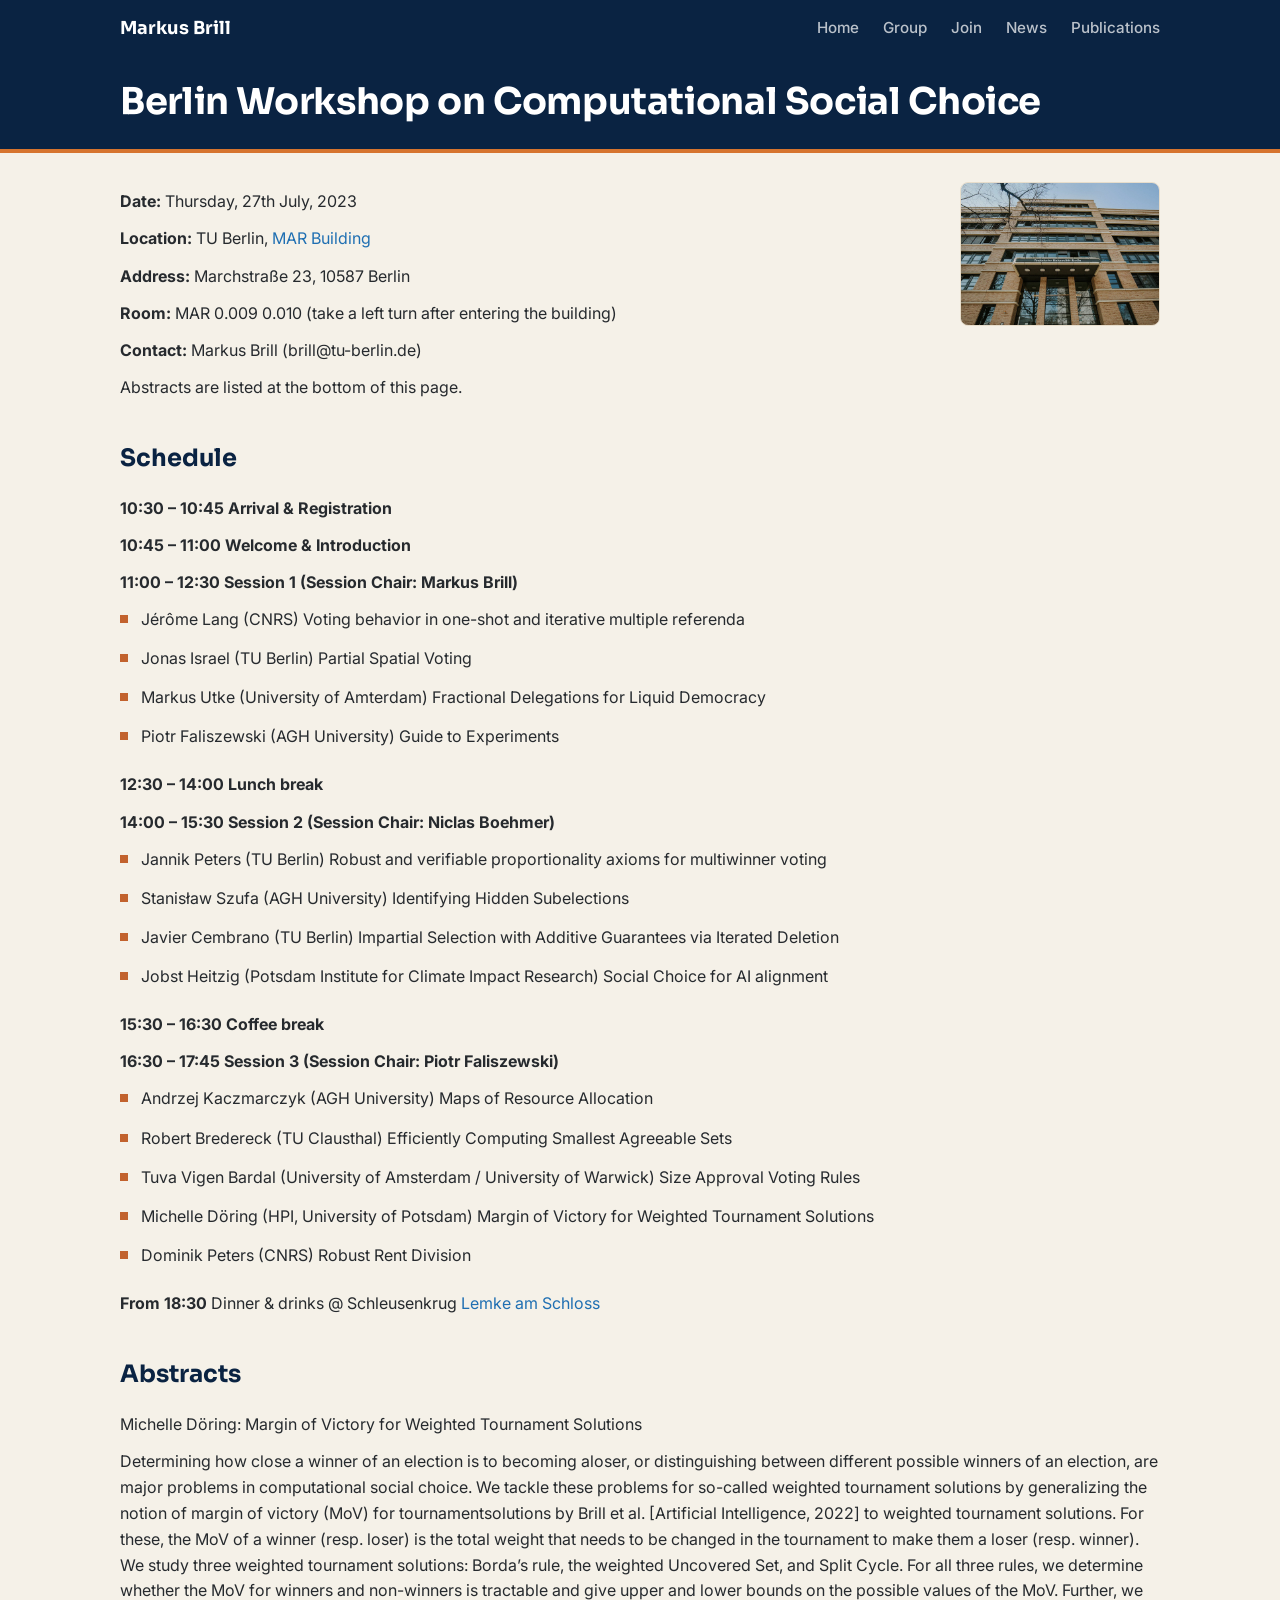
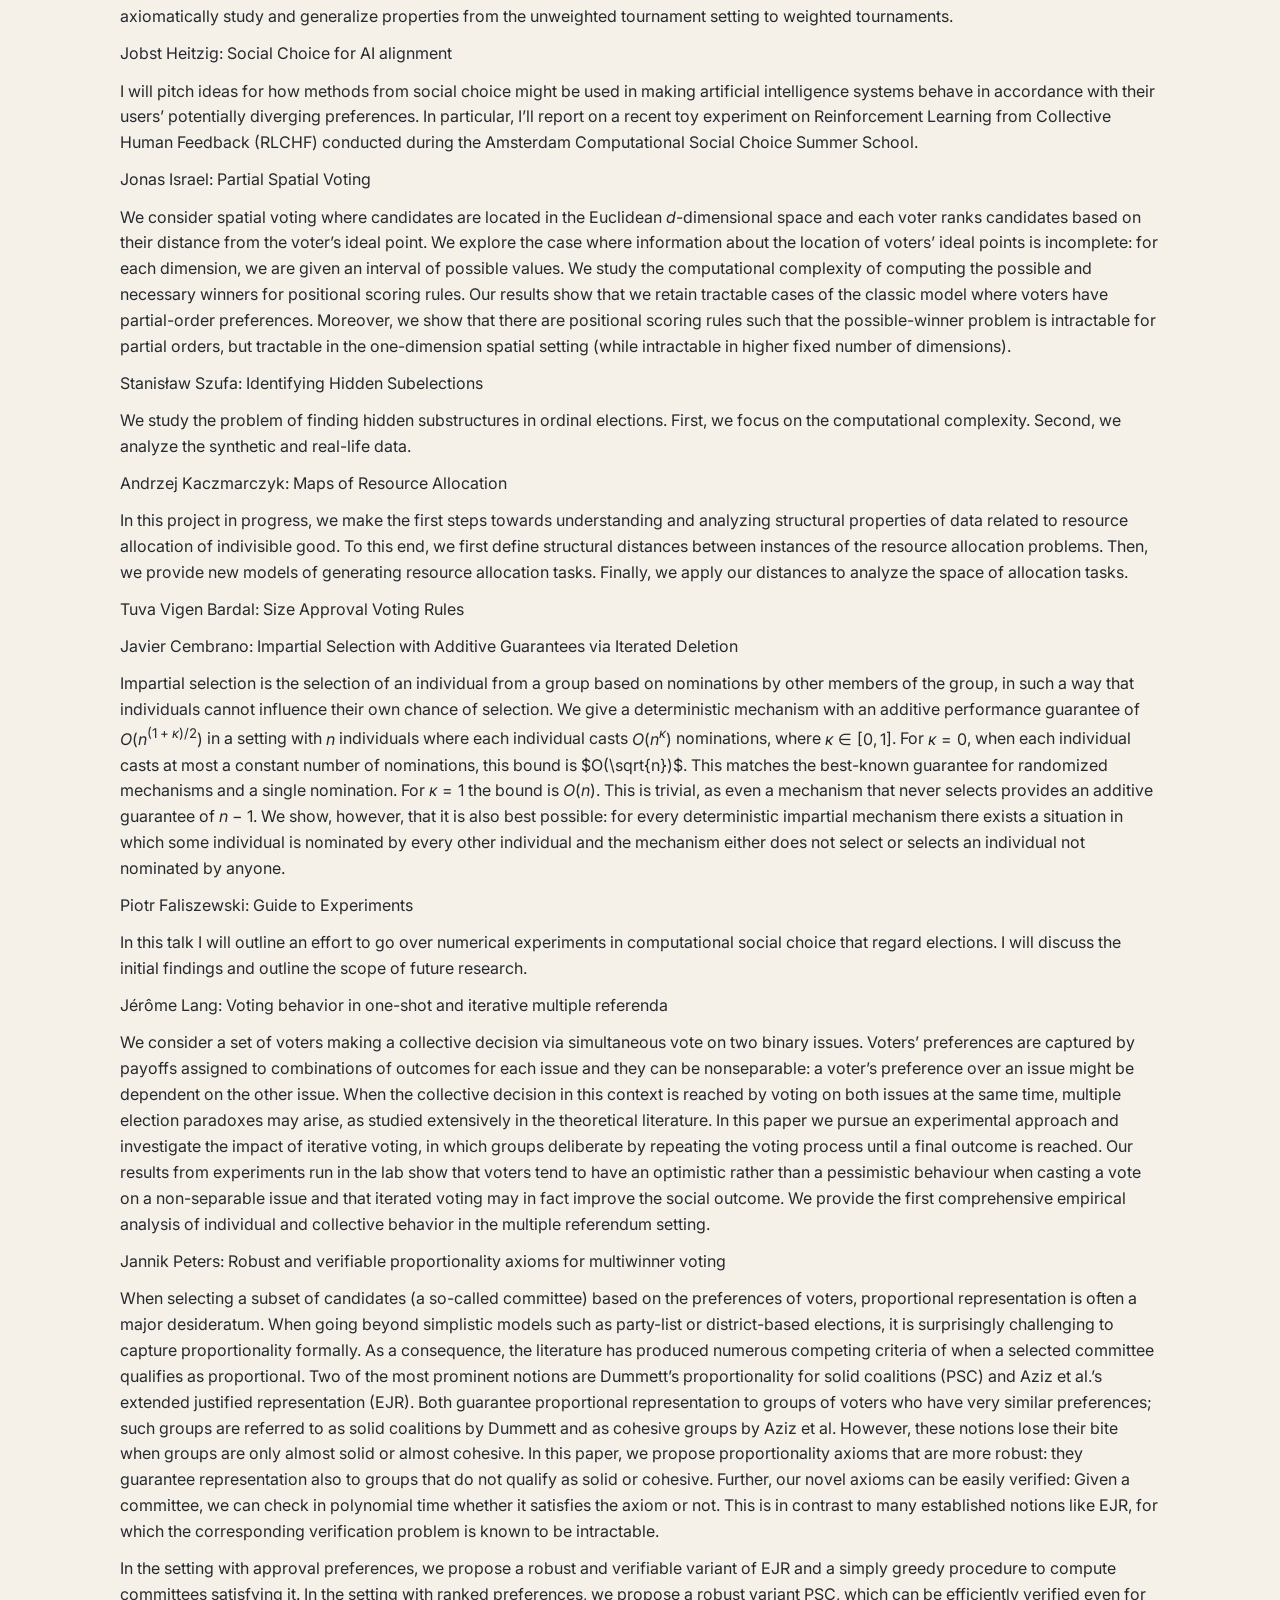
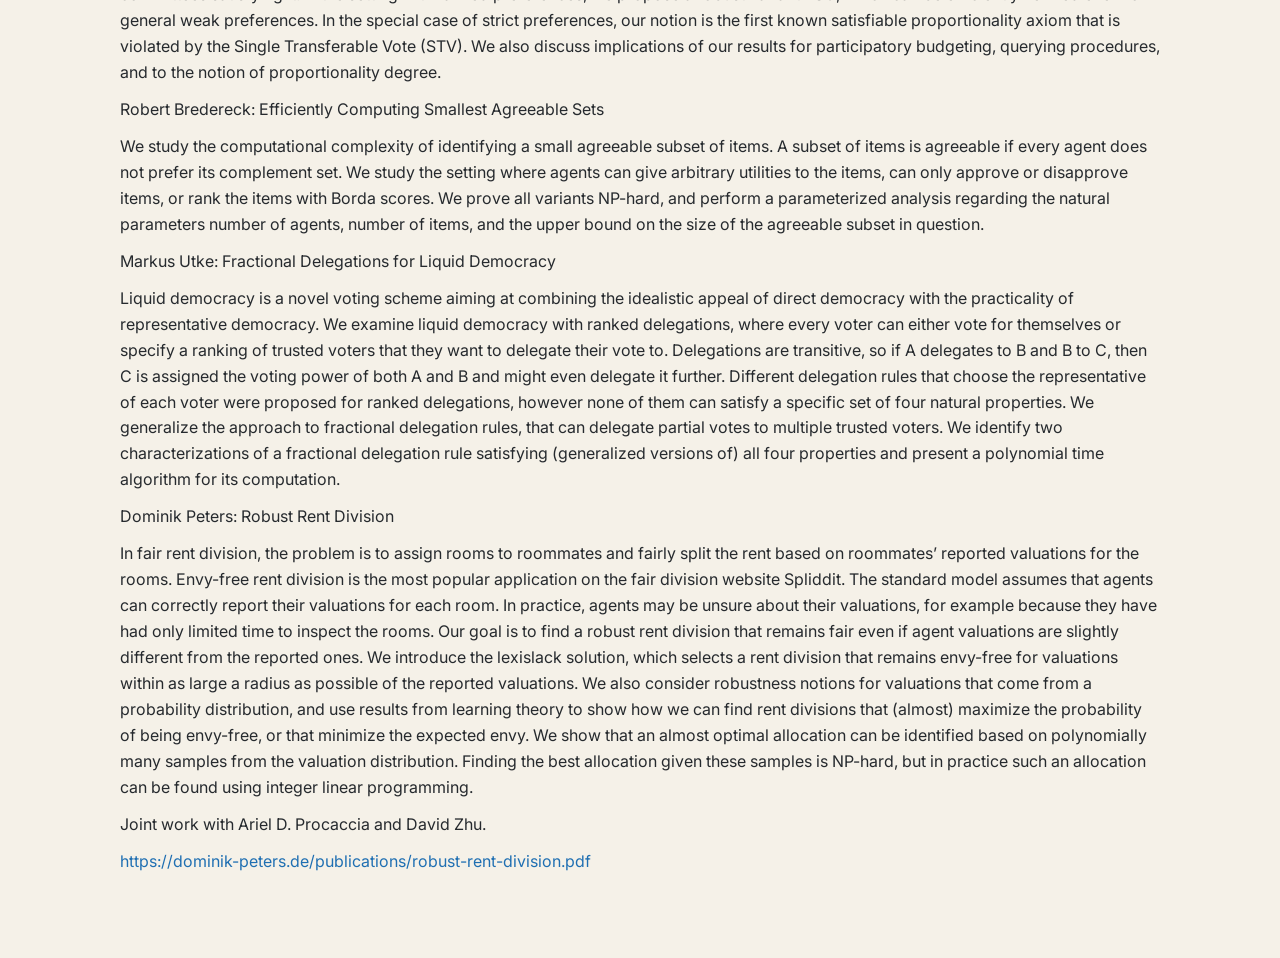
<file: docs/workshop2023.html>
<!DOCTYPE html>
<html lang="en">
<head>
<meta charset="utf-8">
<meta name="viewport" content="width=device-width, initial-scale=1">
<title>Berlin Workshop on Computational Social Choice — Markus Brill</title>
<link rel="preconnect" href="https://fonts.googleapis.com"><link rel="preconnect" href="https://fonts.gstatic.com" crossorigin><link href="https://fonts.googleapis.com/css2?family=Sora:wght@600;700;800&family=Inter:wght@400;500;600&display=swap" rel="stylesheet">
<link rel="stylesheet" href="styles.css">
<link rel="icon" href="favicon.ico" sizes="any">
<link rel="icon" href="favicon.svg" type="image/svg+xml">
<link rel="apple-touch-icon" href="apple-touch-icon.png">
</head>
<body>
<nav class="navbar"><div class="nav-inner"><a class="brand" href="index.html">Markus Brill</a><div class="navlinks"><a class="" href="index.html">Home</a><a class="" href="group.html">Group</a><a class="" href="join.html">Join</a><a class="" href="news.html">News</a><a class="" href="publications.html">Publications</a></div></div></nav>
<header class="page-head"><div class="page-head-inner"><h1>Berlin Workshop on Computational Social Choice</h1></div></header>
<main class="wrap">
<img class="page-thumb" src="assets/images/legacy/workshop2023-01-01-d25653d5dc.png" alt="Workshop poster">
<p><strong>Date:</strong> Thursday, 27th July, 2023</p><p><strong>Location:</strong> TU Berlin, <a href="https://www.tu.berlin/verfahrenstechnik/ueber-uns/standorte/marchstrasse">MAR Building</a></p><p><strong>Address:</strong> Marchstraße 23, 10587 Berlin</p><p><strong>Room:</strong> MAR 0.009 0.010 (take a left turn after entering the building)</p><p><strong>Contact:</strong> Markus Brill (brill@tu-berlin.de)</p><p>Abstracts are listed at the bottom of this page.</p><h2 id="schedule">Schedule</h2><p><strong>10:30 – 10:45 Arrival &amp; Registration</strong></p><p><strong>10:45 – 11:00 Welcome &amp; Introduction</strong></p><p><strong>11:00 – 12:30 Session 1 (Session Chair: Markus Brill)</strong></p><ul><li>Jérôme Lang (CNRS) Voting behavior in one-shot and iterative multiple referenda</li><li>Jonas Israel (TU Berlin) Partial Spatial Voting</li><li>Markus Utke (University of Amterdam) Fractional Delegations for Liquid Democracy</li><li>Piotr Faliszewski (AGH University) Guide to Experiments</li></ul><p><strong>12:30 – 14:00 Lunch break</strong></p><p><strong>14:00 – 15:30 Session 2 (Session Chair: Niclas Boehmer)</strong></p><ul><li>Jannik Peters (TU Berlin) Robust and verifiable proportionality axioms for multiwinner voting</li><li>Stanisław Szufa (AGH University) Identifying Hidden Subelections</li><li>Javier Cembrano (TU Berlin) Impartial Selection with Additive Guarantees via Iterated Deletion</li><li>Jobst Heitzig (Potsdam Institute for Climate Impact Research) Social Choice for AI alignment</li></ul><p><strong>15:30 – 16:30 Coffee break</strong></p><p><strong>16:30 – 17:45 Session 3 (Session Chair: Piotr Faliszewski)</strong></p><ul><li>Andrzej Kaczmarczyk (AGH University) Maps of Resource Allocation</li><li>Robert Bredereck (TU Clausthal) Efficiently Computing Smallest Agreeable Sets</li><li>Tuva Vigen Bardal (University of Amsterdam / University of Warwick) Size Approval Voting Rules</li><li>Michelle Döring (HPI, University of Potsdam) Margin of Victory for Weighted Tournament Solutions</li><li>Dominik Peters (CNRS) Robust Rent Division</li></ul><p><strong>From 18:30</strong> Dinner &amp; drinks @ Schleusenkrug <a href="https://schloss.lemke.berlin/kontakt/">Lemke am Schloss</a></p><h2 id="abstracts">Abstracts</h2><p>Michelle Döring: Margin of Victory for Weighted Tournament Solutions</p><p>Determining how close a winner of an election is to becoming aloser, or distinguishing between different possible winners of an election, are major problems in computational social choice. We tackle these problems for so-called weighted tournament solutions by generalizing the notion of margin of victory (MoV) for tournamentsolutions by Brill et al. [Artificial Intelligence, 2022] to weighted tournament solutions. For these, the MoV of a winner (resp. loser) is the total weight that needs to be changed in the tournament to make them a loser (resp. winner). We study three weighted tournament solutions: Borda’s rule, the weighted Uncovered Set, and Split Cycle. For all three rules, we determine whether the MoV for winners and non-winners is tractable and give upper and lower bounds on the possible values of the MoV. Further, we axiomatically study and generalize properties from the unweighted tournament setting to weighted tournaments.</p><p>Jobst Heitzig: Social Choice for AI alignment</p><p>I will pitch ideas for how methods from social choice might be used in making artificial intelligence systems behave in accordance with their users’ potentially diverging preferences. In particular, I’ll report on a recent toy experiment on Reinforcement Learning from Collective Human Feedback (RLCHF) conducted during the Amsterdam Computational Social Choice Summer School.</p><p>Jonas Israel: Partial Spatial Voting</p><p>We consider spatial voting where candidates are located in the Euclidean <span class="math inline"><em>d</em></span>-dimensional space and each voter ranks candidates based on their distance from the voter’s ideal point. We explore the case where information about the location of voters’ ideal points is incomplete: for each dimension, we are given an interval of possible values. We study the computational complexity of computing the possible and necessary winners for positional scoring rules. Our results show that we retain tractable cases of the classic model where voters have partial-order preferences. Moreover, we show that there are positional scoring rules such that the possible-winner problem is intractable for partial orders, but tractable in the one-dimension spatial setting (while intractable in higher fixed number of dimensions).</p><p>Stanisław Szufa: Identifying Hidden Subelections</p><p>We study the problem of finding hidden substructures in ordinal elections. First, we focus on the computational complexity. Second, we analyze the synthetic and real-life data.</p><p>Andrzej Kaczmarczyk: Maps of Resource Allocation</p><p>In this project in progress, we make the first steps towards understanding and analyzing structural properties of data related to resource allocation of indivisible good. To this end, we first define structural distances between instances of the resource allocation problems. Then, we provide new models of generating resource allocation tasks. Finally, we apply our distances to analyze the space of allocation tasks.</p><p>Tuva Vigen Bardal: Size Approval Voting Rules</p><p>Javier Cembrano: Impartial Selection with Additive Guarantees via Iterated Deletion</p><p>Impartial selection is the selection of an individual from a group based on nominations by other members of the group, in such a way that individuals cannot influence their own chance of selection. We give a deterministic mechanism with an additive performance guarantee of <span class="math inline"><em>O</em>(<em>n</em><sup>(1 + <em>κ</em>)/2</sup>)</span> in a setting with <span class="math inline"><em>n</em></span> individuals where each individual casts <span class="math inline"><em>O</em>(<em>n</em><sup><em>κ</em></sup>)</span> nominations, where <span class="math inline"><em>κ</em> ∈ [0, 1]</span>. For <span class="math inline"><em>κ</em> = 0</span>, when each individual casts at most a constant number of nominations, this bound is <span class="math inline">$O(\sqrt{n})$</span>. This matches the best-known guarantee for randomized mechanisms and a single nomination. For <span class="math inline"><em>κ</em> = 1</span> the bound is <span class="math inline"><em>O</em>(<em>n</em>)</span>. This is trivial, as even a mechanism that never selects provides an additive guarantee of <span class="math inline"><em>n</em> − 1</span>. We show, however, that it is also best possible: for every deterministic impartial mechanism there exists a situation in which some individual is nominated by every other individual and the mechanism either does not select or selects an individual not nominated by anyone.</p><p>Piotr Faliszewski: Guide to Experiments</p><p>In this talk I will outline an effort to go over numerical experiments in computational social choice that regard elections. I will discuss the initial findings and outline the scope of future research.</p><p>Jérôme Lang: Voting behavior in one-shot and iterative multiple referenda</p><p>We consider a set of voters making a collective decision via simultaneous vote on two binary issues. Voters’ preferences are captured by payoffs assigned to combinations of outcomes for each issue and they can be nonseparable: a voter’s preference over an issue might be dependent on the other issue. When the collective decision in this context is reached by voting on both issues at the same time, multiple election paradoxes may arise, as studied extensively in the theoretical literature. In this paper we pursue an experimental approach and investigate the impact of iterative voting, in which groups deliberate by repeating the voting process until a final outcome is reached. Our results from experiments run in the lab show that voters tend to have an optimistic rather than a pessimistic behaviour when casting a vote on a non-separable issue and that iterated voting may in fact improve the social outcome. We provide the first comprehensive empirical analysis of individual and collective behavior in the multiple referendum setting.</p><p>Jannik Peters: Robust and verifiable proportionality axioms for multiwinner voting</p><p>When selecting a subset of candidates (a so-called committee) based on the preferences of voters, proportional representation is often a major desideratum. When going beyond simplistic models such as party-list or district-based elections, it is surprisingly challenging to capture proportionality formally. As a consequence, the literature has produced numerous competing criteria of when a selected committee qualifies as proportional. Two of the most prominent notions are Dummett’s proportionality for solid coalitions (PSC) and Aziz et al.’s extended justified representation (EJR). Both guarantee proportional representation to groups of voters who have very similar preferences; such groups are referred to as solid coalitions by Dummett and as cohesive groups by Aziz et al. However, these notions lose their bite when groups are only almost solid or almost cohesive. In this paper, we propose proportionality axioms that are more robust: they guarantee representation also to groups that do not qualify as solid or cohesive. Further, our novel axioms can be easily verified: Given a committee, we can check in polynomial time whether it satisfies the axiom or not. This is in contrast to many established notions like EJR, for which the corresponding verification problem is known to be intractable.</p><p>In the setting with approval preferences, we propose a robust and verifiable variant of EJR and a simply greedy procedure to compute committees satisfying it. In the setting with ranked preferences, we propose a robust variant PSC, which can be efficiently verified even for general weak preferences. In the special case of strict preferences, our notion is the first known satisfiable proportionality axiom that is violated by the Single Transferable Vote (STV). We also discuss implications of our results for participatory budgeting, querying procedures, and to the notion of proportionality degree.</p><p>Robert Bredereck: Efficiently Computing Smallest Agreeable Sets</p><p>We study the computational complexity of identifying a small agreeable subset of items. A subset of items is agreeable if every agent does not prefer its complement set. We study the setting where agents can give arbitrary utilities to the items, can only approve or disapprove items, or rank the items with Borda scores. We prove all variants NP-hard, and perform a parameterized analysis regarding the natural parameters number of agents, number of items, and the upper bound on the size of the agreeable subset in question.</p><p>Markus Utke: Fractional Delegations for Liquid Democracy</p><p>Liquid democracy is a novel voting scheme aiming at combining the idealistic appeal of direct democracy with the practicality of representative democracy. We examine liquid democracy with ranked delegations, where every voter can either vote for themselves or specify a ranking of trusted voters that they want to delegate their vote to. Delegations are transitive, so if A delegates to B and B to C, then C is assigned the voting power of both A and B and might even delegate it further. Different delegation rules that choose the representative of each voter were proposed for ranked delegations, however none of them can satisfy a specific set of four natural properties. We generalize the approach to fractional delegation rules, that can delegate partial votes to multiple trusted voters. We identify two characterizations of a fractional delegation rule satisfying (generalized versions of) all four properties and present a polynomial time algorithm for its computation.</p><p>Dominik Peters: Robust Rent Division</p><p>In fair rent division, the problem is to assign rooms to roommates and fairly split the rent based on roommates’ reported valuations for the rooms. Envy-free rent division is the most popular application on the fair division website Spliddit. The standard model assumes that agents can correctly report their valuations for each room. In practice, agents may be unsure about their valuations, for example because they have had only limited time to inspect the rooms. Our goal is to find a robust rent division that remains fair even if agent valuations are slightly different from the reported ones. We introduce the lexislack solution, which selects a rent division that remains envy-free for valuations within as large a radius as possible of the reported valuations. We also consider robustness notions for valuations that come from a probability distribution, and use results from learning theory to show how we can find rent divisions that (almost) maximize the probability of being envy-free, or that minimize the expected envy. We show that an almost optimal allocation can be identified based on polynomially many samples from the valuation distribution. Finding the best allocation given these samples is NP-hard, but in practice such an allocation can be found using integer linear programming.</p><p>Joint work with Ariel D. Procaccia and David Zhu.</p><p><a href="https://dominik-peters.de/publications/robust-rent-division.pdf">https://dominik-peters.de/publications/robust-rent-division.pdf</a></p>
</main>
</body>
</html>
</file>
<file: docs/styles.css>
/* ===========================================================================
   markus-brill.de — "Banner Navy" theme (plain static HTML)
   navy = structure/identity · orange = current/news · blue = links.
   Background warm cream, never white. Headings: Sora. Body: Inter.
   Fonts are loaded via a <link> in each page's <head>.
   =========================================================================== */

:root {
  --navy: #0A2342;
  --orange: #D6742E;
  --orange-text: #C2622D;   /* orange on light backgrounds */
  --orange-lt: #EE9F5C;     /* orange on the navy banner */
  --blue: #1f6fb2;          /* links */
  --cream: #F5F1E8;
  --card: #ffffff;
  --ink: #262a2e;
  --muted: #6f6757;
  --line: #e7ddcb;
  --soft: #f3eee3;
}

* { box-sizing: border-box; margin: 0; padding: 0; }
img { max-width: 100%; display: block; }
ul { list-style: none; }

body {
  background: var(--cream);
  color: var(--ink);
  font-family: Inter, system-ui, -apple-system, sans-serif;
  font-size: 16px;
  line-height: 1.62;
  -webkit-font-smoothing: antialiased;
}

a { color: var(--blue); text-decoration: none; }
a:hover { text-decoration: underline; }

/* ---- Navbar (navy, brand left, links right) ------------------------------- */
.navbar { background: var(--navy); }
.nav-inner {
  max-width: 1080px; margin: 0 auto; padding: 1.05rem 1.25rem;
  display: flex; justify-content: space-between; align-items: center; gap: 1rem;
}
.brand { font: 700 1.12rem Sora, system-ui, sans-serif; color: #fff; }
.brand:hover { text-decoration: none; color: #fff; }
.navlinks { display: flex; gap: 1.5rem; flex-wrap: wrap; }
.navlinks a { color: rgba(255,255,255,.72); font: 500 0.95rem Inter, sans-serif; }
.navlinks a:hover { color: #fff; text-decoration: none; }
.navlinks a.active { color: #fff; border-bottom: 2px solid var(--orange); padding-bottom: 2px; }
/* Homepage omits the brand (name already shown in the hero); keep links right-aligned */
.nav-inner--home { justify-content: flex-end; }

/* ---- Headings & content links --------------------------------------------- */
h1, h2, h3, h4 { font-family: Sora, system-ui, sans-serif; color: var(--navy); }
h1 { font-weight: 800; letter-spacing: -0.02em; }
h2 { font-weight: 700; font-size: 1.5rem; margin: 2.4rem 0 1.1rem; }
/* Publications page only: section headings in blue, with a back-to-top arrow */
.pubs h2 { color: var(--blue); display: flex; align-items: baseline; justify-content: space-between; gap: 1rem; }
.toplink { font-size: 0.85rem; font-weight: 600; color: var(--muted); text-decoration: none; }
.toplink:hover { color: var(--orange-text); text-decoration: none; }
h3 { font-weight: 700; }

/* ---- Content wrapper ------------------------------------------------------- */
.wrap { max-width: 1080px; margin: 0 auto; padding: 1.6rem 1.25rem 4.5rem; }
.wrap p { margin: 0.7rem 0; }
/* Lists in content (non-publications): orange square bullets, spaced entries. */
.wrap:not(.pubs) ul:not(.bio) { list-style: none; padding-left: 0; margin: 0.6rem 0 1.4rem; }
.wrap:not(.pubs) ul:not(.bio) li { position: relative; padding-left: 1.3em; margin: 0 0 0.85rem; line-height: 1.6; }
.wrap:not(.pubs) ul:not(.bio) li::before { content: ""; position: absolute; left: 0; top: 0.5em; width: 0.5em; height: 0.5em; background: var(--orange-text); }

/* Publications page: each entry is a card; conference cards carry a venue badge. */
.pubs ul { list-style: none; padding-left: 0; margin: 0.4rem 0 1.8rem; }
.pubs li {
  background: var(--card); border: 1px solid var(--line); border-left: 3px solid var(--orange);
  border-radius: 8px; padding: 0.85rem 1.05rem; margin: 0 0 0.7rem;
  box-shadow: 0 3px 10px rgba(40,40,40,.04); line-height: 1.55;
}
.pub-tags { display: flex; flex-wrap: wrap; gap: 0.4rem; margin: 0 0 0.5rem; }
.pub-badge {
  display: inline-block; background: var(--navy); color: #fff;
  font: 700 0.72rem Sora, system-ui, sans-serif; letter-spacing: 0.02em;
  padding: 0.12rem 0.55rem; border-radius: 5px;
}
.pub-badge.new { background: var(--orange); }

/* Publications top: profile links (blue, external ↗) + section jumps (orange) */
.pub-top { margin: 0.4rem 0 1.8rem; }
.pub-top .cap { font-size: 0.78rem; font-weight: 600; text-transform: uppercase; letter-spacing: 0.08em; color: var(--muted); margin: 1rem 0 0.5rem; }
.pub-top .cap:first-child { margin-top: 0; }
.link-row { display: flex; flex-wrap: wrap; gap: 0.55rem; }
.link-row a { display: inline-flex; align-items: center; gap: 0.4em; padding: 0.42rem 0.9rem; border-radius: 999px; font-weight: 600; font-size: 0.92rem; border: 1.5px solid; }
.link-row.ext a { border-color: var(--orange); color: var(--orange-text); }
.link-row.ext a:hover { background: #fbeee3; text-decoration: none; }
.link-row.int a { border-color: var(--blue); color: var(--blue); }
.link-row.int a:hover { background: #eaf2fa; text-decoration: none; }
.link-row .ar { font-size: 0.85em; }

/* Reference-link pills at the end of publication entries (link / pdf / arXiv …) */
a.ref { display: inline-block; background: var(--blue); color: #fff; font-size: 0.78rem; font-weight: 600;
  line-height: 1.45; padding: 0.05rem 0.5rem; border-radius: 5px; margin: 0 0.18rem 0.18rem 0;
  text-decoration: none; vertical-align: baseline; }
a.ref:hover { background: #18567f; color: #fff; text-decoration: none; }
.wrap img { border-radius: 8px; margin: 1rem 0; }
/* Small right-floated thumbnail for legacy page images (fid, workshop) */
.wrap img.page-thumb { float: right; width: 200px; max-width: 40%; margin: 0.25rem 0 1rem 1.75rem; border: 1px solid var(--line); }

/* ===========================================================================
   Homepage hero (full-width navy band, flush under the navbar)
   =========================================================================== */
.hero-band { background: var(--navy); color: #fff; }
.hero-inner {
  max-width: 1080px; margin: 0 auto; padding: 2.6rem 1.25rem 2rem;
  display: grid; grid-template-columns: minmax(0, 1fr) 210px; gap: 2.4rem; align-items: center;
}
.hero-band h1 { color: #fff; font-size: 3.1rem; line-height: 1.05; margin: 0 0 0.85rem; }
.hero-band .aff { color: rgba(255,255,255,.85); line-height: 1.62; font-size: 1.05rem; margin-bottom: 0.9rem; }
.hero-band .aff a { color: #bcd4ec; text-decoration: underline; text-decoration-color: rgba(188,212,236,.4); text-underline-offset: 2px; }
.hero-band .aff a:hover { color: #fff; text-decoration-color: #fff; }
.hero-band .room, .hero-band .email { color: rgba(255,255,255,.6); font-size: 0.9rem; margin: 0.1rem 0; }
.hero-band .email { margin-bottom: 1.3rem; }
.hero-band .lab { color: var(--orange-lt); font-weight: 700; }
.hero-band .room a, .hero-band .email a { color: rgba(255,255,255,.9); text-decoration: underline; text-decoration-color: rgba(255,255,255,.45); text-underline-offset: 2px; }
.hero-band .room a:hover, .hero-band .email a:hover { color: #fff; text-decoration-color: #fff; }
.hero-photo {
  width: 210px; aspect-ratio: 4 / 5; object-fit: cover; object-position: center 18%;
  border-radius: 12px; border: 1px solid rgba(255,255,255,.25); box-shadow: 0 16px 40px rgba(5,15,35,.4);
}
.chips { display: flex; flex-wrap: wrap; gap: 0.55rem; }
.chips a {
  background: rgba(255,255,255,.1); border: 1px solid rgba(255,255,255,.28); color: #fff;
  padding: 0.42rem 0.9rem; border-radius: 6px; font-size: 0.88rem; font-weight: 500; transition: .15s;
}
.chips a:hover { background: rgba(214,116,46,.9); border-color: var(--orange); text-decoration: none; }

/* ---- Seam band: current card straddles the navy/cream boundary ------------ */
.current-seam {
  padding: 1.5rem 0;
  background: linear-gradient(to bottom,
    var(--navy) calc(50% - 2px),
    var(--orange) calc(50% - 2px),
    var(--orange) calc(50% + 2px),
    var(--cream) calc(50% + 2px));
}
.current-inner { max-width: 1080px; margin: 0 auto; padding: 0 1.25rem; }
.card {
  background: var(--card); border: 1px solid var(--line); border-radius: 12px;
  box-shadow: 0 8px 26px rgba(40,40,40,.06); padding: 1.3rem 1.5rem;
}
.current { border-left: 4px solid var(--orange); }
.current p { margin: 0.3rem 0; }

/* ---- Prominent links to the Joining the Group page ------------------------ */
.join-callout {
  background: linear-gradient(135deg, var(--card), #fbf4e9);
  border: 1px solid var(--line); border-left: 4px solid var(--orange); border-radius: 12px;
  box-shadow: 0 8px 26px rgba(40,40,40,.06); padding: 1.2rem 1.35rem; margin: 0 0 1.8rem;
  display: flex; align-items: center; justify-content: space-between; gap: 1.5rem;
}
.join-callout h2 { margin: 0 0 0.25rem; font-size: 1.25rem; }
.join-callout p { margin: 0; }
.join-button {
  display: inline-flex; align-items: center; gap: 0.45rem; flex: 0 0 auto;
  border: 2px solid var(--orange); border-radius: 999px; background: #fbeee3; color: var(--navy);
  padding: 0.48rem 0.9rem; font-weight: 700; font-size: 0.9rem; white-space: nowrap;
}
.join-button:hover { background: var(--orange); color: var(--navy); text-decoration: none; }
.join-callout--compact { margin: 0 0 2.2rem; }

/* Tighten the gap between the current-teaching card and homepage content. */
.current-seam + main { padding-top: 1rem; }
.current-seam + main > .join-callout { margin-top: 0; }
.join-callout + h2 { margin-top: 1.8rem; }

/* ---- Homepage "Recent News": three cards side by side --------------------- */
.section-heading-row {
  display: flex; align-items: baseline; justify-content: space-between; gap: 1rem;
  margin: 2.4rem 0 1.1rem;
}
.join-callout + .section-heading-row { margin-top: 1.8rem; }
.section-heading-row h2 { margin: 0; }
.news-archive-link { color: var(--orange-text); font-weight: 700; white-space: nowrap; }
.news { display: grid; grid-template-columns: repeat(3, 1fr); gap: 1.1rem; margin-top: 0.4rem; }
.news article {
  background: var(--card); border: 1px solid var(--line); border-radius: 12px;
  box-shadow: 0 8px 26px rgba(40,40,40,.06); padding: 1.2rem 1.3rem;
}
.news .date { color: var(--orange-text); font-size: 0.84rem; font-weight: 600; display: block; margin-bottom: 0.35rem; }
.news h3 { font: 700 1.08rem Sora, system-ui, sans-serif; color: var(--navy); margin: 0 0 0.4rem; }
.news h3 a { color: var(--navy); }
.news p { font-size: 0.92rem; color: #54504a; line-height: 1.55; margin: 0; }

/* ---- Brief bio (year | description grid) ---------------------------------- */
.bio { display: grid; gap: 0.5rem; }
.bio li { display: grid; grid-template-columns: 120px 1fr; gap: 1rem; font-size: 0.96rem; line-height: 1.5; }
.yrs { font-weight: 700; color: var(--navy); white-space: nowrap; }
.home-anniversary-logo { display: flex; justify-content: center; margin: 3.5rem 0 0; }
.home-anniversary-logo a { display: inline-block; }
.home-anniversary-logo img { width: 430px; max-width: 80vw; height: auto; margin: 0; border-radius: 0; }

/* ===========================================================================
   Inner-page title banner (slim navy band, orange underline)
   =========================================================================== */
.page-head { background: var(--navy); border-bottom: 4px solid var(--orange); }
.page-head-inner { max-width: 1080px; margin: 0 auto; padding: 1.7rem 1.25rem; }
.page-head h1 { color: #fff; font: 700 2.3rem/1.05 Sora, system-ui, sans-serif; letter-spacing: -0.01em; }

/* ===========================================================================
   News page (one page, all items, newest first)
   =========================================================================== */
.news-item {
  display: grid; grid-template-columns: minmax(0, 1fr) auto; gap: 1.25rem 1.5rem;
  align-items: start; padding: 1.5rem 0 1.7rem; border-bottom: 1px solid var(--line);
}
.news-main h2 { margin: 0 0 0.15rem; font-size: 1.3rem; }
.news-main > p:first-of-type { margin: 0 0 0.6rem; color: var(--orange-text); font-weight: 600; }
.news-aside { display: flex; flex-wrap: wrap; justify-content: flex-end; align-content: flex-start; gap: 0.65rem; padding-top: 0.4rem; max-width: 440px; }
.news-aside p { display: flex; flex-wrap: wrap; justify-content: flex-end; gap: 0.65rem; margin: 0; }
.news-aside img { width: auto; max-width: 210px; max-height: 110px; object-fit: contain; margin: 0; }
.news-aside img.portrait { width: 150px; height: 150px; max-height: none; object-fit: cover; }
.news-aside img.portrait-contained { width: auto; height: 150px; max-height: none; object-fit: contain; }
.news-aside img.large, .news-aside .large img { max-width: 420px; max-height: 220px; }

/* ===========================================================================
   Group page
   =========================================================================== */
.people-grid { display: grid; grid-template-columns: repeat(auto-fit, minmax(180px, 1fr)); gap: 1.5rem; margin: 1rem 0 2rem; }
.person-card { text-align: center; }
.person-card img { width: 100%; aspect-ratio: 1 / 1; object-fit: cover; border: 1px solid var(--line); border-radius: 10px; margin: 0 0 0.75rem; }
.person-card p { margin: 0.25rem 0; }

/* ===========================================================================
   Joining the Group page
   =========================================================================== */
.join-page { max-width: 860px; }
.join-jumps {
  display: flex; align-items: center; flex-wrap: wrap; gap: 0.55rem;
  background: var(--soft); border: 1px solid var(--line); border-radius: 10px;
  margin: 1.1rem 0 1.3rem; padding: 0.75rem 0.9rem;
}
.join-jumps-label { color: var(--muted); font-size: 0.8rem; font-weight: 700; letter-spacing: 0.04em; margin-right: 0.15rem; text-transform: uppercase; }
.join-jumps a {
  display: inline-flex; border: 1.5px solid var(--blue); border-radius: 999px;
  color: var(--blue); font-size: 0.86rem; font-weight: 600; padding: 0.26rem 0.68rem;
}
.join-jumps a:hover { background: #eaf2fa; text-decoration: none; }
.join-page .info-callout {
  background: var(--card); border: 1px solid var(--line); border-left: 4px solid var(--blue);
  border-radius: 8px; margin: 1rem 0 1.5rem; padding: 0.8rem 1rem;
}
.join-page .last-updated { border-top: 1px solid var(--line); color: var(--muted); margin-top: 3rem; padding-top: 1rem; }

/* ---- Responsive ----------------------------------------------------------- */
@media (max-width: 720px) {
  .navlinks { gap: 0.65rem 1rem; }
  .hero-inner { grid-template-columns: 1fr; gap: 1.5rem; }
  .hero-photo { order: -1; width: 170px; }
  .hero-band h1 { font-size: 2.5rem; }
  .news { grid-template-columns: 1fr; }
  .news-item { grid-template-columns: 1fr; gap: 0.75rem; }
  .news-aside, .news-aside p { justify-content: flex-start; }
  .news-aside img { max-width: 150px; }
  .news-aside img.large, .news-aside .large img { max-width: 70vw; max-height: none; }
  .bio li { grid-template-columns: 1fr; gap: 0.1rem; }
  .wrap img.page-thumb { float: none; width: 60%; margin: 1rem 0; }
  .join-callout { align-items: flex-start; flex-direction: column; gap: 0.85rem; }
}
</file>
